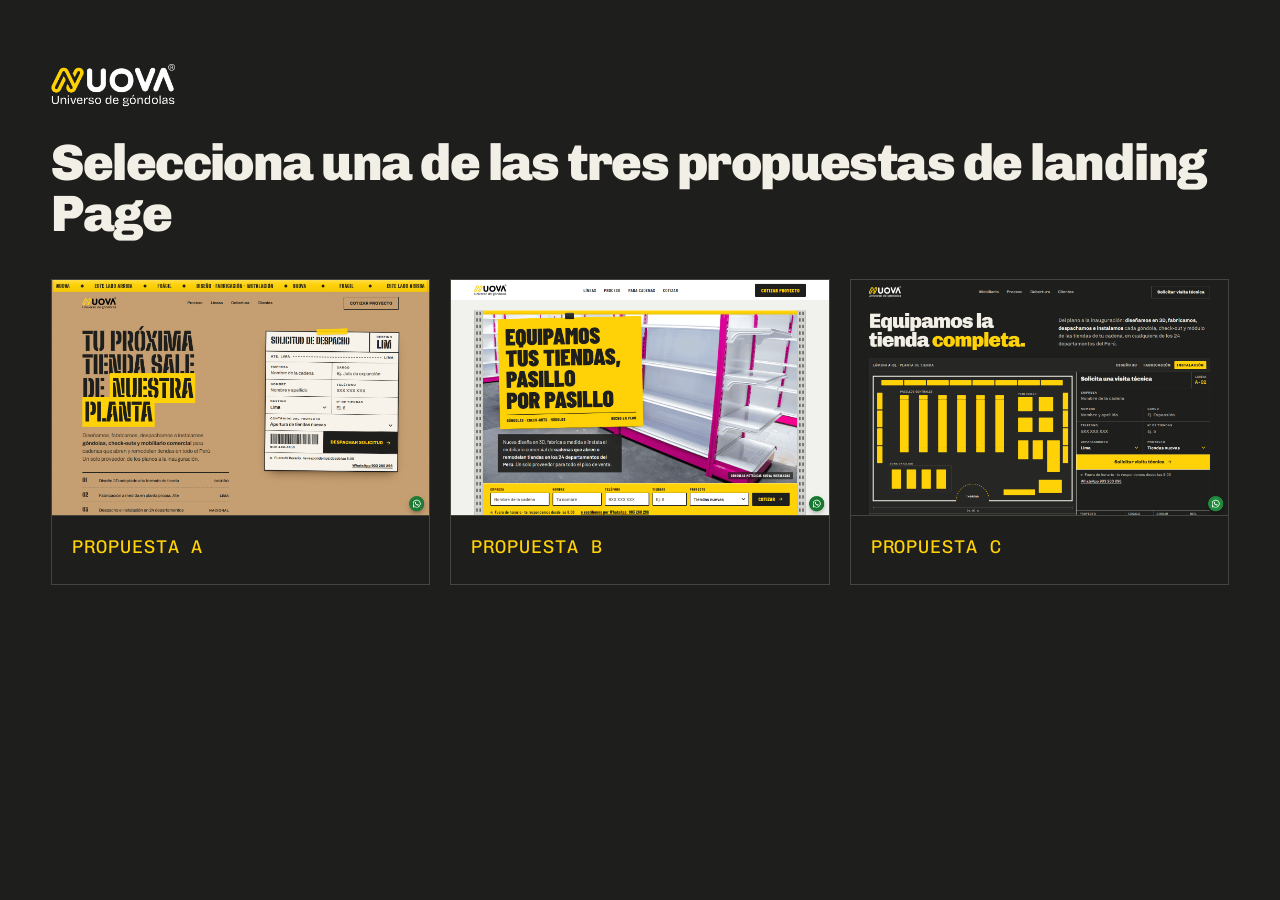
<file: index.html>
﻿<!doctype html>
<html lang="es-PE">
  <head>
    <meta charset="utf-8" />
    <meta name="viewport" content="width=device-width, initial-scale=1" />
    <title>Nuova · Propuestas de landing</title>
    <meta name="robots" content="noindex" />
    <link rel="icon" href="assets/img/cropped-icono-nuova-2-192x192.png" />
    <link rel="stylesheet" href="assets/fonts/fonts.css" />
    <style>
      :root {
        --ink: #1e1e1c;
        --y: #ffd207;
        --paper: #f2efe6;
        --mute: #b9b5a9;
        --line: #45443f;
      }
      * {
        box-sizing: border-box;
        margin: 0;
      }
      body {
        font-family: "Chivo", system-ui, sans-serif;
        background: var(--ink);
        color: var(--paper);
        line-height: 1.5;
        padding: clamp(24px, 5vw, 64px) clamp(16px, 4vw, 56px);
      }
      ::selection {
        background: var(--y);
        color: var(--ink);
      }
      :focus-visible {
        outline: 2px solid var(--y);
        outline-offset: 4px;
      }
      header {
        display: flex;
        justify-content: space-between;
        align-items: end;
        gap: 24px;
        flex-wrap: wrap;
        max-width: 1320px;
        margin: 0 auto 40px;
      }
      header img {
        height: 44px;
        width: auto;
      }
      h1 {
        font-weight: 900;
        font-size: clamp(2rem, 4vw, 3.2rem);
        letter-spacing: -0.03em;
        line-height: 1;
      }
      header p {
        color: var(--mute);
        max-width: 52ch;
      }
      ol {
        list-style: none;
        padding: 0;
        display: grid;
        grid-template-columns: repeat(3, minmax(0, 1fr));
        gap: 20px;
        max-width: 1320px;
        margin: 0 auto;
      }
      li a {
        display: block;
        text-decoration: none;
        color: inherit;
        border: 1.5px solid var(--line);
        transition:
          border-color 0.2s,
          transform 0.3s cubic-bezier(0.16, 1, 0.3, 1);
      }
      li a:hover {
        border-color: var(--y);
        transform: translateY(-4px);
      }
      li img {
        width: 100%;
        aspect-ratio: 16/10;
        object-fit: cover;
        object-position: top;
        display: block;
        border-bottom: 1.5px solid var(--line);
      }
      .t {
        padding: 18px 20px 22px;
      }
      .t b {
        display: block;
        font-size: 24px;
        font-weight: 900;
        letter-spacing: -0.02em;
      }
      .t span {
        display: block;
        color: var(--mute);
        margin-top: 6px;
        font-size: 15.5px;
      }
      .t em {
        font-style: normal;
        font-family: "Chivo Mono", monospace;
        font-size: 18.5px;
        color: var(--y);
        letter-spacing: 0.05em;
        text-transform: uppercase;
      }
      @media (max-width: 900px) {
        ol {
          grid-template-columns: 1fr;
        }
      }
    </style>
  </head>
  <body>
    <header>
      <div>
        <img
          src="assets/img/logo-nuova-light-1.png"
          alt="Nuova"
          width="900"
          height="300"
        />
        <h1 style="margin-top: 22px">Selecciona una de las tres propuestas de landing Page</h1>
      </div>
      <!-- <p>Una misma landing para cadenas retail, en tres direcciones visuales. Ábrelas, compáralas y elige una para afinarla.</p> -->
    </header>
    <ol>
      <li>
        <a href="propuesta-a-despacho.html"
          ><img
            src="assets/previews/a.png"
            alt="Vista previa de la propuesta Despacho"
          />
          <div class="t">
            <em>Propuesta A</em>
            <!-- <b>Despacho</b
            ><span
              >Cartón kraft, cinta de embalaje y etiquetas de envío. La tienda
              sale de la planta hacia 24 departamentos y el formulario es la
              etiqueta de despacho.</span
            > -->
          </div>
          </a>
      </li>
      <li>
        <a href="propuesta-b-cenefa.html"
          ><img
            src="assets/previews/b.png"
            alt="Vista previa de la propuesta Cenefa"
          />
          <div class="t">
            <em>Propuesta B</em>
            <!-- <b>Cenefa</b
            ><span
              >La página es una góndola: parantes perforados, cenefas amarillas
              y habladores colgantes. Es el idioma diario del comprador
              retail.</span
            > -->
          </div>
          </a>
      </li>
      <li>
        <a href="propuesta-c-plano.html"
          ><img
            src="assets/previews/c.png"
            alt="Vista previa de la propuesta Plano"
          />
          <div class="t">
            <em>Propuesta C</em>
            <!-- <b>Plano</b><span>Plano de tienda interactivo sobre negro #1E1E1C: los muebles se
              equipan fase por fase, de diseño 3D a instalación.</span> -->
          </div>
          </a>
      </li>
    </ol>
  </body>
</html>
</file>
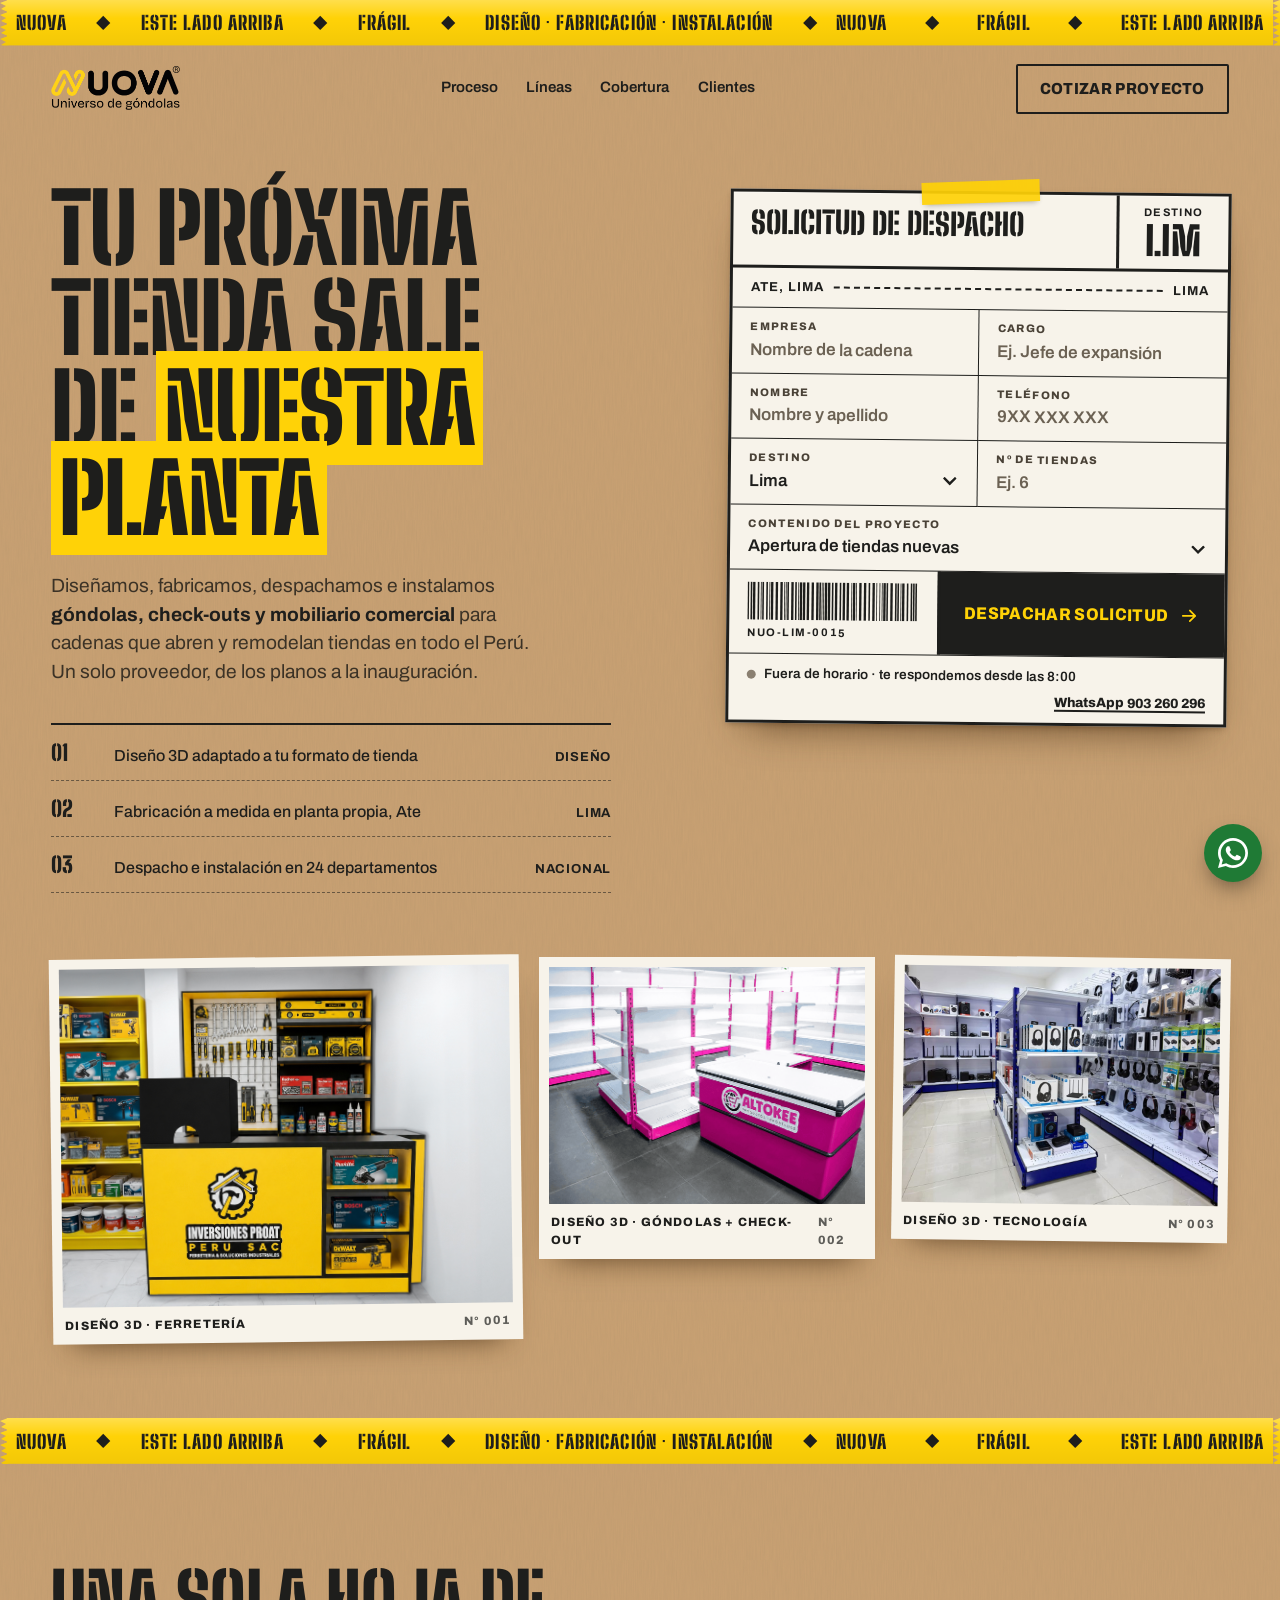
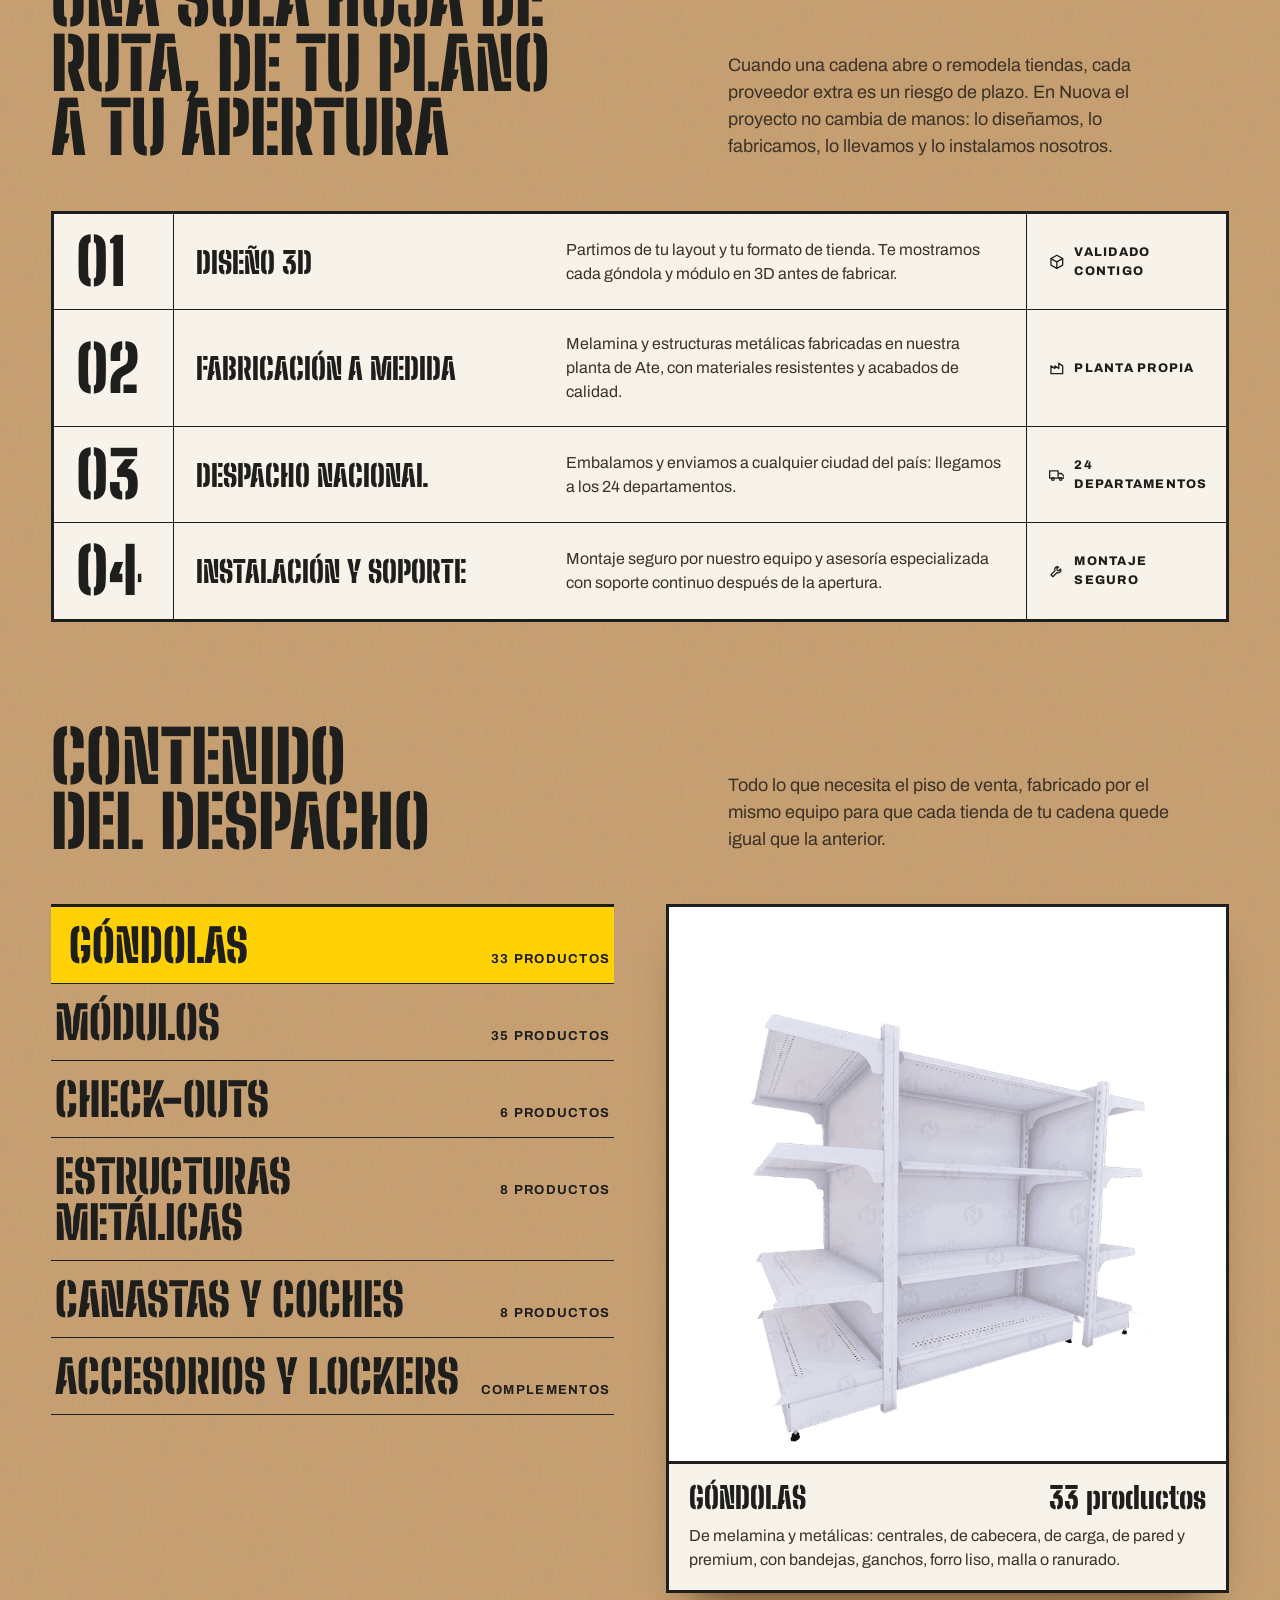
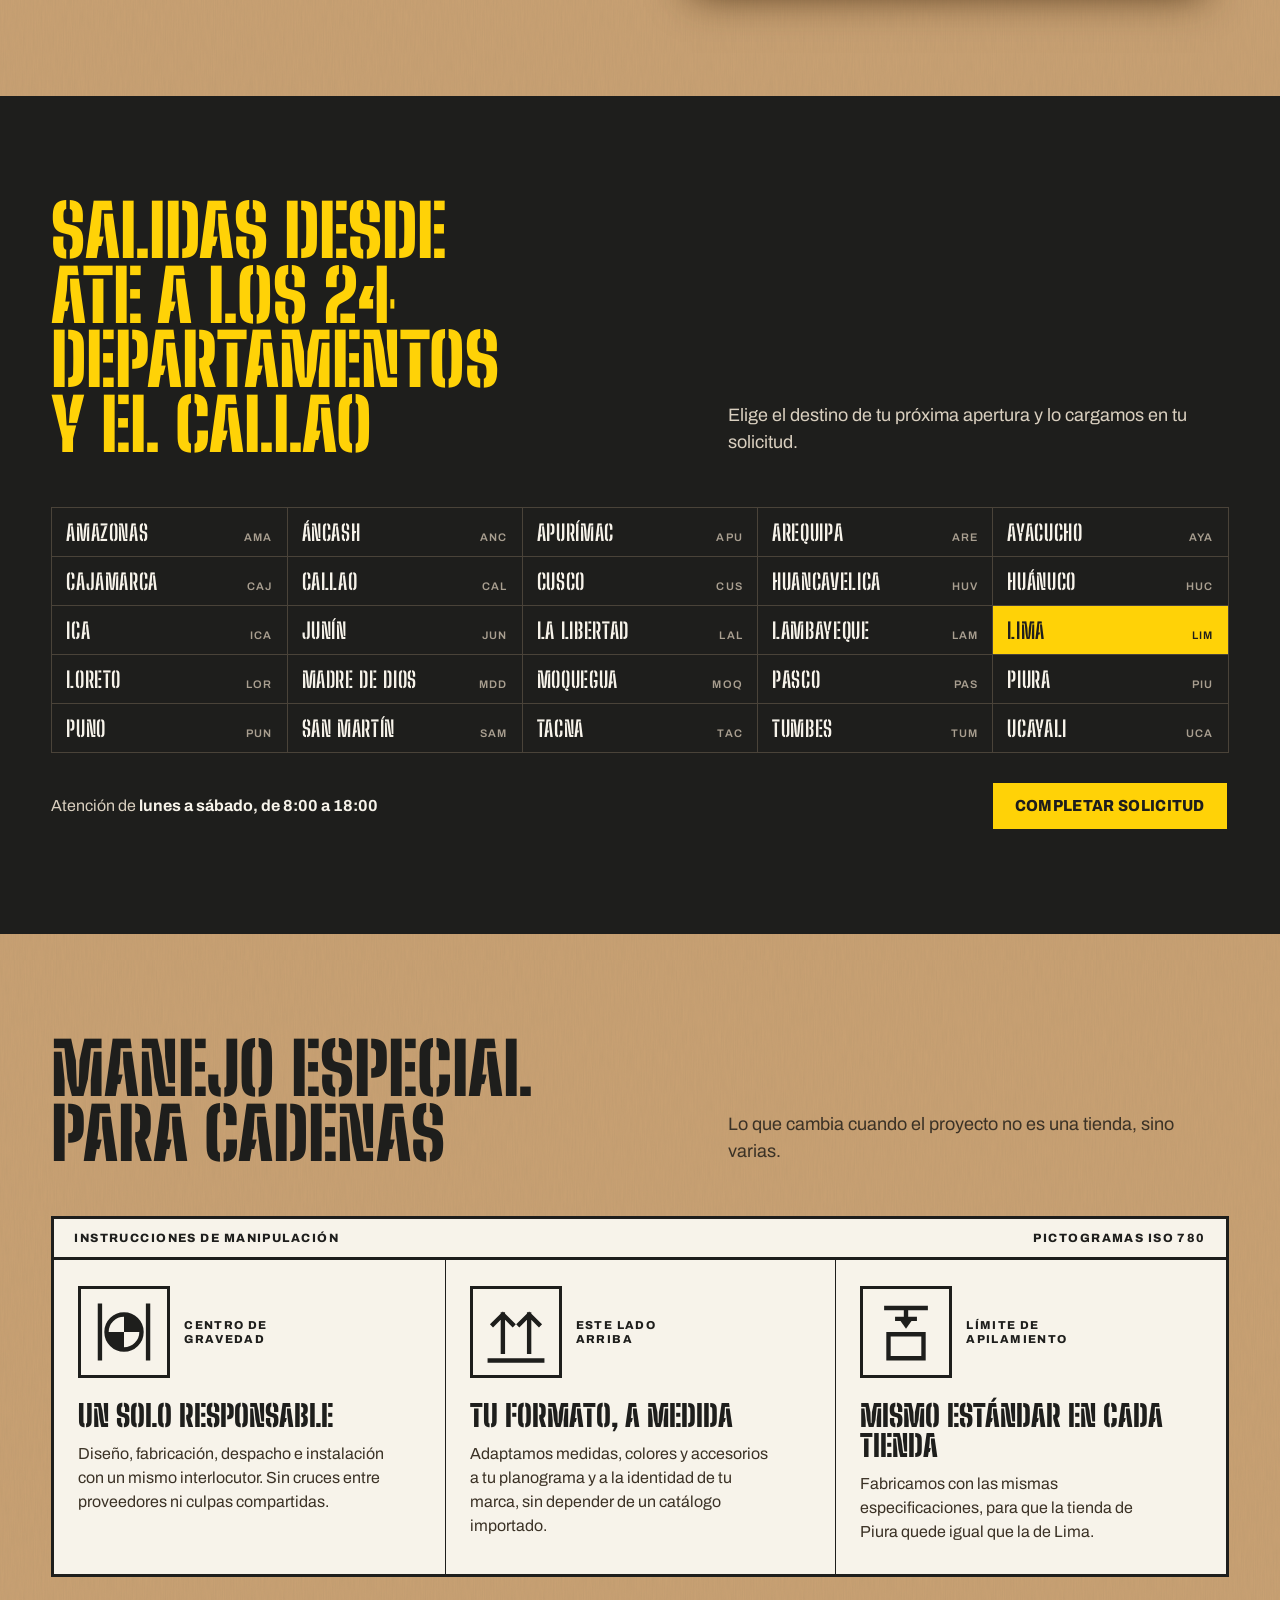
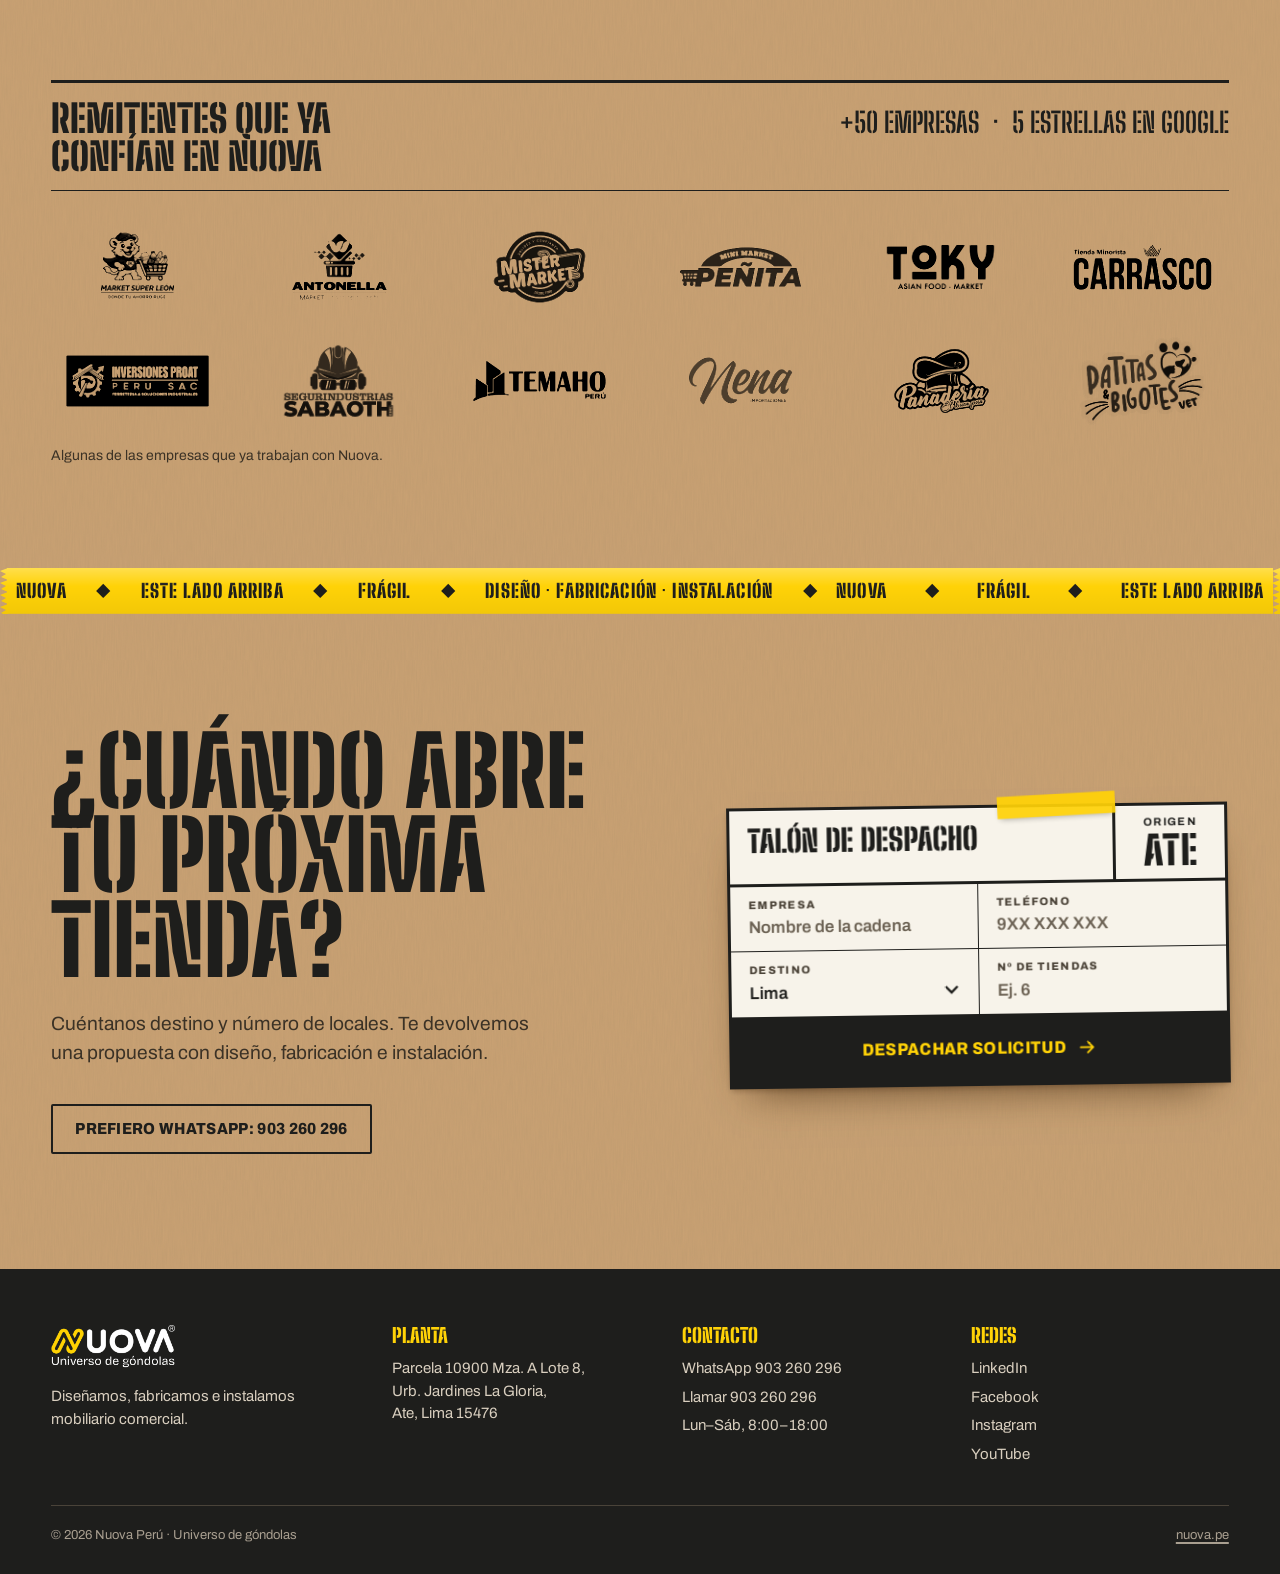
<file: propuesta-a-despacho.html>
<!doctype html>
<html lang="es-PE">
<head>
<meta charset="utf-8">
<meta name="viewport" content="width=device-width, initial-scale=1">
<title>Nuova · Implementación de tiendas para cadenas retail</title>
<meta name="description" content="Nuova diseña, fabrica, despacha e instala góndolas, check-outs y mobiliario comercial para cadenas retail en los 24 departamentos del Perú.">
<link rel="icon" href="assets/img/cropped-icono-nuova-2-192x192.png">
<link rel="stylesheet" href="assets/fonts/fonts.css">
<style>
:root{
  --kraft:#c9a173;
  --kraft-hi:#d6b286;
  --kraft-lo:#b88d5e;
  --ink:#1e1e1c;
  --ink-2:#3b3226;
  --tape:#ffd207;
  --label:#f7f3ea;
  --label-line:#1e1e1c;
  --err:#a3160b;
  --stencil:'Big Shoulders Stencil Display',Arial Narrow,sans-serif;
  --sans:'Archivo',system-ui,sans-serif;
  --gut:clamp(16px,4vw,56px);
  --max:1320px;
}
*{box-sizing:border-box;margin:0}
html{scroll-behavior:smooth;scrollbar-color:var(--ink) var(--kraft-lo);accent-color:var(--ink)}
body{
  font-family:var(--sans);font-stretch:100%;color:var(--ink);line-height:1.5;
  background-color:var(--kraft);
  background-image:url("data:image/svg+xml,%3Csvg xmlns='http://www.w3.org/2000/svg' width='260' height='260'%3E%3Cfilter id='f'%3E%3CfeTurbulence type='fractalNoise' baseFrequency='.9 .045' numOctaves='3' seed='7'/%3E%3CfeColorMatrix values='0 0 0 0 .36 0 0 0 0 .25 0 0 0 0 .13 0 0 0 .2 0'/%3E%3C/filter%3E%3Crect width='100%25' height='100%25' filter='url(%23f)'/%3E%3C/svg%3E");
  caret-color:var(--ink);
  -webkit-font-smoothing:antialiased;
}
::selection{background:var(--ink);color:var(--tape)}
::-webkit-scrollbar{width:12px}
::-webkit-scrollbar-track{background:var(--kraft-lo)}
::-webkit-scrollbar-thumb{background:var(--ink);border:3px solid var(--kraft-lo)}
:focus-visible{outline:3px solid var(--ink);outline-offset:3px}
a{color:inherit;text-underline-offset:.2em;text-decoration-thickness:2px}
img{display:block;max-width:100%}
.wrap{max-width:var(--max);margin:0 auto;padding:0 var(--gut)}
.sr{position:absolute;width:1px;height:1px;overflow:hidden;clip:rect(0 0 0 0);white-space:nowrap}
svg.ico{width:1.25em;height:1.25em;flex:none;stroke:currentColor;fill:none;stroke-width:2;stroke-linecap:round;stroke-linejoin:round}

/* ---------- cinta ---------- */
.tape{
  position:relative;display:flex;justify-content:space-between;width:100%;margin:0 auto;padding:.7em 16px;background:var(--tape);color:var(--ink);overflow:hidden;
  font-family:var(--stencil);font-weight:900;text-transform:uppercase;letter-spacing:.06em;
  font-size:clamp(15px,1.5vw,19px);line-height:1;white-space:nowrap;
  --torn:url("data:image/svg+xml,%3Csvg xmlns='http://www.w3.org/2000/svg' width='8' height='12'%3E%3Cpath d='M8 0L0 3 6 6 1 9 8 12z'/%3E%3C/svg%3E");
  -webkit-mask:var(--torn) left top/8px 12px repeat-y,linear-gradient(#000,#000) center/calc(100% - 14px) 100% no-repeat,var(--torn) right top/8px 12px repeat-y;
  mask:var(--torn) left top/8px 12px repeat-y,linear-gradient(#000,#000) center/calc(100% - 14px) 100% no-repeat,var(--torn) right top/8px 12px repeat-y;
  box-shadow:0 2px 0 rgba(0,0,0,.06),0 6px 14px -8px rgba(60,35,10,.55);
}
.tape::before{content:"";position:absolute;inset:0 auto 0 0;width:100%;pointer-events:none;
  background:linear-gradient(180deg,rgba(255,255,255,.28),transparent 40%,rgba(0,0,0,.05))}
.tape span{display:inline-flex;flex:1 1 auto;justify-content:space-between;align-items:center;gap:1.1em;padding-right:1.1em}
.tape span:last-child{padding-right:0}
.tape span:last-child i:last-child{display:none}
.tape span i{width:.55em;height:.55em;background:var(--ink);display:inline-block;transform:rotate(45deg)}
.tape--pull{animation:pull 1.1s cubic-bezier(.16,1,.3,1) .15s both}
@keyframes pull{from{clip-path:inset(0 100% 0 0)}to{clip-path:inset(0 0 0 0)}}

/* ---------- header ---------- */
.top{display:flex;align-items:center;justify-content:space-between;gap:24px;padding:18px 0}
.top__logo img{height:46px;width:auto}
.top nav{display:flex;gap:clamp(14px,2.2vw,32px);font-weight:600;font-size:15px}
.top nav a{text-decoration:none;padding:6px 0;border-bottom:2px solid transparent}
.top nav a:hover{border-color:var(--ink)}
.btn{
  display:inline-flex;align-items:center;justify-content:center;gap:.6em;cursor:pointer;
  font:800 16px/1 var(--sans);font-stretch:90%;letter-spacing:.02em;text-transform:uppercase;text-decoration:none;
  padding:15px 22px;border:2px solid var(--ink);border-radius:2px;background:var(--ink);color:var(--tape);
  transition:transform .2s cubic-bezier(.16,1,.3,1),box-shadow .2s,background .2s,color .2s;
}
.btn:hover{transform:translateY(-2px);box-shadow:0 8px 16px -8px rgba(30,30,28,.7)}
.btn:active{transform:none;box-shadow:none}
.btn:disabled{opacity:.6;cursor:progress;transform:none}
.btn--ghost{background:transparent;color:var(--ink)}
.btn--ghost:hover{background:var(--ink);color:var(--tape)}
.btn--wa{background:var(--tape);color:var(--ink)}

/* ---------- hero ---------- */
.hero{display:grid;grid-template-columns:minmax(0,1.25fr) minmax(0,1fr);gap:clamp(28px,4vw,64px);align-items:start;padding:clamp(28px,4vw,56px) 0 clamp(40px,5vw,72px)}
.hero h1{
  font-family:var(--stencil);font-weight:900;text-transform:uppercase;
  font-size:clamp(3.4rem,8.4vw,6rem);line-height:.94;letter-spacing:-.01em;max-width:11ch;text-wrap:balance;
}
.hero h1 em{font-style:normal;background:var(--tape);padding:0 .08em;box-decoration-break:clone;-webkit-box-decoration-break:clone}
.hero__lead{font-size:clamp(17px,1.5vw,20px);max-width:44ch;margin-top:28px;color:var(--ink-2)}
.hero__lead strong{color:var(--ink)}
.manifest{margin-top:36px;border-top:2px solid var(--ink);max-width:560px}
.manifest li{list-style:none;display:grid;grid-template-columns:3.2em 1fr auto;gap:12px;align-items:baseline;padding:11px 0;border-bottom:1px dashed rgba(30,30,28,.55);font-weight:500}
.manifest{padding:0}
.manifest b{font-family:var(--stencil);font-weight:900;font-size:22px}
.manifest small{font-variant-numeric:tabular-nums;font-weight:700;font-size:13px;letter-spacing:.06em;text-transform:uppercase}

/* ---------- etiqueta / formulario ---------- */
.label{
  position:relative;background:var(--label);border:3px solid var(--label-line);
  box-shadow:0 1px 0 rgba(255,255,255,.4) inset,0 22px 40px -22px rgba(60,35,10,.75),0 3px 6px -2px rgba(60,35,10,.35);
  transform:rotate(.6deg);margin-top:8px;
}
.label::before{ /* cinta que sujeta la etiqueta */
  content:"";position:absolute;top:-13px;left:38%;width:118px;height:22px;transform:rotate(-2.5deg);
  background:var(--tape);opacity:.92;box-shadow:0 3px 6px -3px rgba(0,0,0,.4)}
.label__head{display:grid;grid-template-columns:1fr auto;border-bottom:3px solid var(--label-line)}
.label__head h2{font:900 clamp(26px,2.4vw,34px)/1 var(--stencil);text-transform:uppercase;padding:16px 18px}
.label__code{border-left:3px solid var(--label-line);padding:8px 16px;text-align:center;min-width:112px}
.label__code small{display:block;font-size:11px;font-weight:700;letter-spacing:.12em;text-transform:uppercase}
.label__code output{display:block;font:900 40px/1 var(--stencil);letter-spacing:.02em;font-variant-numeric:tabular-nums}
.label__route{display:flex;align-items:center;gap:10px;padding:10px 18px;border-bottom:1px solid var(--label-line);font-weight:700;font-size:13px;letter-spacing:.08em;text-transform:uppercase}
.label__route .line{flex:1;height:0;border-top:2px dashed var(--ink)}
.label__route output{white-space:nowrap}
.label__grid{display:grid;grid-template-columns:1fr 1fr}
.fld{position:relative;padding:10px 18px 8px;border-bottom:1px solid var(--label-line);min-width:0}
.fld:nth-child(odd):not(.fld--full){border-right:1px solid var(--label-line)}
.fld--full{grid-column:1/-1}
.fld label{display:block;font-size:11px;font-weight:800;letter-spacing:.12em;text-transform:uppercase;color:#4a4237}
.fld input,.fld select{
  width:100%;border:0;background:transparent;font:600 17px/1.3 var(--sans);color:var(--ink);padding:4px 0 2px;
  border-bottom:2px solid transparent;border-radius:0;appearance:none;-webkit-appearance:none;
}
.fld select{background:url("data:image/svg+xml,%3Csvg xmlns='http://www.w3.org/2000/svg' width='14' height='9'%3E%3Cpath d='M1 1l6 6 6-6' fill='none' stroke='%231e1e1c' stroke-width='2.4'/%3E%3C/svg%3E") right 2px center no-repeat;padding-right:22px;cursor:pointer}
.fld input::placeholder{color:#6b6153}
.fld input:focus,.fld select:focus{outline:none;border-bottom-color:var(--ink)}
.fld:focus-within{background:#fff8d6}
.fld [aria-invalid=true]{border-bottom-color:var(--err)}
.fld [data-error]{display:block;font-size:12.5px;font-weight:600;color:var(--err);min-height:0}
.fld [data-error]:empty{display:none}
.label__foot{display:grid;grid-template-columns:1fr auto;align-items:stretch}
.label__foot .bars{padding:12px 18px;display:flex;flex-direction:column;justify-content:center;gap:4px}
.label__foot .bars svg{height:38px;width:100%;max-width:220px}
.label__foot .bars small{font-size:11px;font-weight:700;letter-spacing:.14em;font-variant-numeric:tabular-nums}
.label__foot .btn{border:0;border-left:3px solid var(--label-line);border-radius:0;font-size:17px;padding:0 24px;min-height:72px}
.label__note{display:flex;flex-wrap:wrap;gap:6px 8px;align-items:center;padding:10px 18px;border-top:1px solid var(--label-line);font-size:13.5px;font-weight:600}
.label__note a{font-weight:800}
.pulse{width:9px;height:9px;border-radius:50%;background:#1f7a35;flex:none}
body.is-off .pulse{background:#8a7f70;animation:none}
.ok{padding:16px 18px;border-top:3px solid var(--ink);background:var(--tape);font-weight:700}
.ok:focus{outline:none}

/* ---------- fotos ---------- */
.shots{display:grid;align-items:start;grid-template-columns:1.4fr 1fr 1fr;gap:clamp(10px,1.4vw,18px);padding-bottom:clamp(48px,6vw,88px)}
.shot{position:relative;background:var(--label);padding:10px 10px 0;box-shadow:0 18px 30px -20px rgba(60,35,10,.8)}
.shot:nth-child(1){transform:rotate(-.7deg)}
.shot:nth-child(3){transform:rotate(.8deg)}
.shot img{width:100%;aspect-ratio:4/3;object-fit:cover}
.shot figcaption{display:flex;justify-content:space-between;gap:8px;font-size:12px;font-weight:800;letter-spacing:.1em;text-transform:uppercase;padding:9px 2px 10px}
.shot figcaption span:last-child{font-variant-numeric:tabular-nums;opacity:.7}

/* ---------- secciones ---------- */
.sec{padding:clamp(64px,8vw,120px) 0}
.sec h2{font:900 clamp(2.6rem,5.6vw,4.6rem)/.9 var(--stencil);text-transform:uppercase;max-width:16ch;text-wrap:balance}
.sec__intro{display:grid;grid-template-columns:minmax(0,1fr) minmax(0,.8fr);gap:clamp(24px,4vw,64px);align-items:end;margin-bottom:clamp(36px,4vw,56px)}
.sec__intro p{font-size:18px;max-width:46ch;color:var(--ink-2)}

/* cadena: hoja de ruta */
.chain{border:3px solid var(--ink);background:var(--label)}
.chain__row{display:grid;grid-template-columns:120px minmax(0,1fr) minmax(0,1.3fr) 200px;align-items:stretch;border-bottom:1px solid var(--ink)}
.chain__row:last-child{border-bottom:0}
.chain__row>*{padding:22px 22px}
.chain__n{font:900 64px/.8 var(--stencil);border-right:1px solid var(--ink);display:flex;align-items:center;font-variant-numeric:tabular-nums}
.chain__row h3{font:900 30px/1 var(--stencil);text-transform:uppercase;align-self:center}
.chain__row p{color:var(--ink-2);align-self:center}
.chain__tag{border-left:1px solid var(--ink);display:flex;align-items:center;gap:10px;font-size:12.5px;font-weight:800;letter-spacing:.1em;text-transform:uppercase}
.chain__row:hover{background:#fff8d6}
.chain__row:hover .chain__n{background:var(--tape)}

/* contenido / líneas */
.lines{display:grid;grid-template-columns:minmax(0,1fr) minmax(0,1fr);gap:clamp(24px,4vw,56px);align-items:start}
.lines ul{padding:0;border-top:3px solid var(--ink)}
.lines li{list-style:none;border-bottom:1px solid var(--ink)}
.lines button{
  all:unset;box-sizing:border-box;cursor:pointer;width:100%;display:grid;grid-template-columns:1fr auto;align-items:baseline;gap:16px;padding:16px 4px 14px;
  font:900 clamp(30px,3.6vw,46px)/1 var(--stencil);text-transform:uppercase;transition:padding .35s cubic-bezier(.16,1,.3,1),background .2s;
}
.lines button small{font:700 13px/1 var(--sans);letter-spacing:.1em;font-variant-numeric:tabular-nums}
.lines button:hover,.lines button[aria-selected=true]{padding-left:18px;background:var(--tape)}
.lines button:focus-visible{outline:3px solid var(--ink);outline-offset:-3px}
.crate{position:sticky;top:24px;background:var(--label);border:3px solid var(--ink);box-shadow:0 26px 40px -26px rgba(60,35,10,.9)}
.crate__img{background:#fff;aspect-ratio:1/1;display:grid;place-items:center;overflow:hidden;border-bottom:3px solid var(--ink)}
.crate__img img{width:100%;height:100%;object-fit:cover;transition:opacity .35s,transform .6s cubic-bezier(.16,1,.3,1)}
.crate__img img.is-fit{object-fit:contain;padding:6%}
.crate__img img.is-swap{opacity:0;transform:scale(.98)}
.crate__body{display:grid;grid-template-columns:1fr auto;gap:12px 20px;padding:18px 20px}
.crate__body h3{font:900 30px/1 var(--stencil);text-transform:uppercase}
.crate__body p{grid-column:1/-1;color:var(--ink-2)}
.crate__body .cnt{font:900 30px/1 var(--stencil);font-variant-numeric:tabular-nums}

/* rutas */
.routes{background:var(--ink);color:var(--label)}
.routes h2{color:var(--tape)}
.routes .sec__intro p{color:#d9cfbf}
.board{display:grid;grid-template-columns:repeat(5,minmax(0,1fr));border-top:1px solid #4a4339;border-left:1px solid #4a4339}
.board button{
  all:unset;box-sizing:border-box;cursor:pointer;display:flex;justify-content:space-between;align-items:baseline;gap:8px;padding:14px 14px 12px;
  border-right:1px solid #4a4339;border-bottom:1px solid #4a4339;font:700 22px/1 var(--stencil);text-transform:uppercase;letter-spacing:.03em;
  transition:background .2s,color .2s;
}
.board button small{font:600 11px/1 var(--sans);letter-spacing:.12em;color:#a99f90;font-variant-numeric:tabular-nums}
.board button:hover,.board button:focus-visible{background:var(--tape);color:var(--ink);outline:none}
.board button:hover small,.board button:focus-visible small{color:var(--ink)}
.board button[aria-pressed=true]{background:var(--tape);color:var(--ink)}
.board button[aria-pressed=true] small{color:var(--ink)}
.routes__foot{display:flex;flex-wrap:wrap;gap:16px 40px;justify-content:space-between;align-items:center;margin-top:28px;color:#d9cfbf}
.routes__foot strong{color:var(--label)}

/* instrucciones: marcas de manipulación */
.marks{display:grid;grid-template-columns:repeat(3,minmax(0,1fr));border:3px solid var(--ink);background:var(--label)}
.marks__bar{grid-column:1/-1;display:flex;justify-content:space-between;gap:12px;padding:10px 20px;border-bottom:3px solid var(--ink);font-size:12px;font-weight:800;letter-spacing:.12em;text-transform:uppercase}
.mark{padding:26px 24px 30px;border-left:1px solid var(--ink)}
.mark:nth-child(2){border-left:0}
.mark__sym{display:flex;align-items:center;gap:14px;margin-bottom:22px}
.mark svg{width:92px;height:92px;flex:none;border:3px solid var(--ink);padding:8px;stroke:var(--ink);fill:none;stroke-width:4;stroke-linecap:square;stroke-linejoin:miter}
.mark svg .f{fill:var(--ink);stroke:none}
.mark__sym small{font-size:11.5px;font-weight:800;letter-spacing:.12em;text-transform:uppercase;line-height:1.3}
.mark h3{font:900 30px/1 var(--stencil);text-transform:uppercase;margin-bottom:12px}
.mark p{color:var(--ink-2);max-width:34ch}

/* prueba */
.senders{display:flex;flex-wrap:wrap;justify-content:space-between;align-items:baseline;gap:12px 32px;border-top:3px solid var(--ink);border-bottom:1px solid var(--ink);padding:16px 0 14px;margin-bottom:28px}
.senders h2{font:900 clamp(28px,3vw,40px)/1 var(--stencil);text-transform:uppercase}
.senders p{display:flex;gap:14px;font:900 clamp(22px,2.2vw,28px)/1 var(--stencil);text-transform:uppercase}
.logos{display:grid;grid-template-columns:repeat(6,minmax(0,1fr));gap:18px 28px;align-items:center}
.logos img{width:100%;height:auto;aspect-ratio:9/5;object-fit:contain;filter:grayscale(1) contrast(1.8);mix-blend-mode:multiply}
.logos img.is-faint{filter:url(#ink)}
.logos__note{display:block;margin-top:16px;font-size:14px;color:var(--ink-2)}

/* cierre */
.close{padding:clamp(72px,9vw,136px) 0;text-align:left}
.close__grid{display:grid;grid-template-columns:minmax(0,1.1fr) minmax(0,.9fr);gap:clamp(28px,5vw,80px);align-items:center}
.label--stub{transform:rotate(-.8deg)}
.label--stub::before{left:auto;right:22%}
.label__btn{width:100%;border:0;border-radius:0;min-height:68px;font-size:17px}
.close__grid>div:first-child h2{font:900 clamp(3.2rem,8vw,6rem)/.88 var(--stencil);text-transform:uppercase;max-width:13ch;text-wrap:balance}
.close__row{display:flex;flex-wrap:wrap;gap:14px;margin-top:36px}
footer{background:var(--ink);color:#d9cfbf;padding:56px 0 28px;font-size:15px}
.foot{display:grid;grid-template-columns:1.2fr 1fr 1fr 1fr;gap:32px}
.foot img{height:44px;width:auto;margin-bottom:16px}
.foot h4{font:900 20px/1 var(--stencil);text-transform:uppercase;color:var(--tape);margin-bottom:12px}
.foot ul{padding:0;list-style:none;display:grid;gap:6px}
.foot a{text-decoration:none}
.foot a:hover{color:var(--tape);text-decoration:underline}
.legal{border-top:1px solid #4a4339;margin-top:40px;padding-top:20px;display:flex;justify-content:space-between;flex-wrap:wrap;gap:12px;font-size:13px;color:#a99f90}

.fab{position:fixed;right:18px;bottom:18px;z-index:20;width:58px;height:58px;border-radius:50%;background:#1f7a35;color:#fff;display:grid;place-items:center;box-shadow:0 10px 24px -8px rgba(0,0,0,.6);transition:transform .2s}
.fab:hover{transform:scale(1.06)}
.fab svg{width:30px;height:30px;fill:currentColor}

@media (max-width:1080px){
  .hero{grid-template-columns:1fr}
  .label{max-width:640px;transform:none}
  .chain__row{grid-template-columns:90px minmax(0,1fr) minmax(0,1.4fr)}
  .chain__tag{display:none}
  .board{grid-template-columns:repeat(4,minmax(0,1fr))}
  .foot{grid-template-columns:1fr 1fr}
}
@media (max-width:760px){
  .top nav{display:none}
  .top__logo img{height:38px}
  .top .btn{padding:12px 14px;font-size:14px}
  .shots{grid-template-columns:1fr 1fr}
  .shot:first-child{grid-column:1/-1}
  .sec__intro,.lines,.close__grid{grid-template-columns:1fr}
  .crate{position:relative;top:0}
  .chain__row{grid-template-columns:64px minmax(0,1fr)}
  .chain__row>*{padding:16px}
  .chain__n{font-size:44px;grid-row:span 2}
  .chain__row h3{font-size:26px}
  .chain__row p{grid-column:2;padding-top:0}
  .board{grid-template-columns:repeat(2,minmax(0,1fr))}
  .board button{font-size:18px;padding:13px 10px 11px}
  .marks{grid-template-columns:1fr}
  .mark{border-left:0;border-top:1px solid var(--ink)}
  .mark:nth-child(2){border-top:0}
  .logos{grid-template-columns:repeat(3,minmax(0,1fr))}
  .foot{grid-template-columns:1fr}
}
@media (max-width:440px){
  .label__grid{grid-template-columns:1fr}
  .fld:nth-child(odd):not(.fld--full){border-right:0}
  .label__foot{grid-template-columns:1fr}
  .label__foot .btn{border-left:0;border-top:3px solid var(--ink);min-height:60px}
  .label__foot .bars{display:none}
}
@media (prefers-reduced-motion:reduce){*,*::before,*::after{animation:none!important;transition:none!important}html{scroll-behavior:auto}}
</style>
</head>
<body>

<svg width="0" height="0" style="position:absolute" aria-hidden="true" focusable="false"><filter id="ink" color-interpolation-filters="sRGB"><feColorMatrix type="saturate" values="0"/><feComponentTransfer><feFuncR type="gamma" exponent="2.8"/><feFuncG type="gamma" exponent="2.8"/><feFuncB type="gamma" exponent="2.8"/></feComponentTransfer></filter></svg>
<div class="tape tape--pull" aria-hidden="true"><span id="tapeTxt"></span></div>

<div class="wrap">
  <header class="top">
    <a class="top__logo" href="#" aria-label="Nuova, inicio"><img src="nuova-logo-black.png" alt="Nuova · Universo de góndolas" width="2041" height="729"></a>
    <nav aria-label="Secciones">
      <a href="#proceso">Proceso</a>
      <a href="#lineas">Líneas</a>
      <a href="#rutas">Cobertura</a>
      <a href="#confian">Clientes</a>
    </nav>
    <a class="btn btn--ghost" href="#solicitud">Cotizar proyecto</a>
  </header>

  <main>
  <section class="hero" aria-labelledby="h1">
    <div>
      <h1 id="h1">Tu próxima tienda sale de <em>nuestra planta</em></h1>
      <p class="hero__lead">Diseñamos, fabricamos, despachamos e instalamos <strong>góndolas, check-outs y mobiliario comercial</strong> para cadenas que abren y remodelan tiendas en todo el Perú. Un solo proveedor, de los planos a la inauguración.</p>
      <ol class="manifest" aria-label="Qué incluye cada despacho">
        <li><b>01</b><span>Diseño 3D adaptado a tu formato de tienda</span><small>Diseño</small></li>
        <li><b>02</b><span>Fabricación a medida en planta propia, Ate</span><small>Lima</small></li>
        <li><b>03</b><span>Despacho e instalación en 24 departamentos</span><small>Nacional</small></li>
      </ol>
    </div>

    <form class="label" id="solicitud" data-lead aria-labelledby="lblTitle">
      <div class="label__head">
        <h2 id="lblTitle">Solicitud de despacho</h2>
        <div class="label__code"><small>Destino</small><output id="destCode" aria-live="polite">LIM</output></div>
      </div>
      <div class="label__route" aria-hidden="true">
        <span>Ate, Lima</span><span class="line"></span><output id="destRoute">Lima</output>
      </div>
      <div class="label__grid">
        <div class="fld" data-campo><label for="f-empresa">Empresa</label><input id="f-empresa" name="empresa" required autocomplete="organization" placeholder="Nombre de la cadena"><span data-error aria-live="polite"></span></div>
        <div class="fld" data-campo><label for="f-cargo">Cargo</label><input id="f-cargo" name="cargo" required autocomplete="organization-title" placeholder="Ej. Jefe de expansión"><span data-error aria-live="polite"></span></div>
        <div class="fld" data-campo><label for="f-nombre">Nombre</label><input id="f-nombre" name="nombre" required autocomplete="name" placeholder="Nombre y apellido"><span data-error aria-live="polite"></span></div>
        <div class="fld" data-campo><label for="f-tel">Teléfono</label><input id="f-tel" name="telefono" type="tel" required autocomplete="tel-national" inputmode="tel" placeholder="9XX XXX XXX"><span data-error aria-live="polite"></span></div>
        <div class="fld" data-campo><label for="f-dep">Destino</label><select id="f-dep" name="departamento" data-departamentos></select></div>
        <div class="fld" data-campo><label for="f-tiendas">Nº de tiendas</label><input id="f-tiendas" name="tiendas" type="number" min="1" inputmode="numeric" required placeholder="Ej. 6"><span data-error aria-live="polite"></span></div>
        <div class="fld fld--full" data-campo><label for="f-proy">Contenido del proyecto</label>
          <select id="f-proy" name="proyecto">
            <option>Apertura de tiendas nuevas</option>
            <option>Remodelación de tiendas existentes</option>
            <option>Roll-out de un formato en varias tiendas</option>
            <option>Exhibición especial o de temporada</option>
            <option>Check-outs y zona de cajas</option>
            <option>Otro proyecto</option>
          </select></div>
      </div>
      <div class="label__foot">
        <div class="bars" aria-hidden="true"><svg id="barcode" viewBox="0 0 220 38" preserveAspectRatio="none"></svg><small id="barTxt">NUO-LIM-0000</small></div>
        <button class="btn" type="submit">Despachar solicitud
          <svg class="ico" viewBox="0 0 24 24" aria-hidden="true"><path d="M5 12h14M13 6l6 6-6 6"/></svg></button>
      </div>
      <div class="label__note"><span style="display:inline-flex;align-items:center;gap:8px"><span class="pulse" aria-hidden="true"></span><span data-estado>Asesor en línea</span></span><a href="https://wa.me/51903260296" target="_blank" rel="noopener" style="white-space:nowrap;margin-left:auto">WhatsApp 903 260 296</a></div>
      <p class="ok" data-ok hidden tabindex="-1">Listo. Abrimos WhatsApp con tu solicitud; envíala y un asesor corporativo te contactará en horario de atención.</p>
    </form>
  </section>

  <section class="shots" aria-label="Proyectos Nuova en diseño 3D">
    <figure class="shot"><img src="assets/img/prueba-imagen-banner.jpg" alt="Ferretería equipada con estanterías amarillas, panel de herramientas y mostrador de atención" style="object-position:100% 50%" loading="lazy"><figcaption><span>Diseño 3D · ferretería</span><span>N° 001</span></figcaption></figure>
    <figure class="shot"><img src="assets/img/soluciones-impulsan-3.png" alt="Góndolas metálicas centrales y de pared con check-out de color fucsia" loading="lazy"><figcaption><span>Diseño 3D · góndolas + check-out</span><span>N° 002</span></figcaption></figure>
    <figure class="shot"><img src="assets/img/banner-2.jpg" alt="Tienda de tecnología con góndolas metálicas azules y paneles de exhibición" style="object-position:100% 50%" loading="lazy"><figcaption><span>Diseño 3D · tecnología</span><span>N° 003</span></figcaption></figure>
  </section>
  </main>
</div>

<div class="tape" aria-hidden="true"><span class="tapeRep"></span></div>

<section class="sec" id="proceso" aria-labelledby="h-proceso">
  <div class="wrap">
    <div class="sec__intro">
      <h2 id="h-proceso">Una sola hoja de ruta, de tu plano a tu apertura</h2>
      <p>Cuando una cadena abre o remodela tiendas, cada proveedor extra es un riesgo de plazo. En Nuova el proyecto no cambia de manos: lo diseñamos, lo fabricamos, lo llevamos y lo instalamos nosotros.</p>
    </div>
    <div class="chain">
      <div class="chain__row"><div class="chain__n">01</div><h3>Diseño 3D</h3><p>Partimos de tu layout y tu formato de tienda. Te mostramos cada góndola y módulo en 3D antes de fabricar.</p><div class="chain__tag"><svg class="ico" viewBox="0 0 24 24"><path d="M12 2l9 5v10l-9 5-9-5V7z"/><path d="M12 22V12M3 7l9 5 9-5"/></svg>Validado contigo</div></div>
      <div class="chain__row"><div class="chain__n">02</div><h3>Fabricación a medida</h3><p>Melamina y estructuras metálicas fabricadas en nuestra planta de Ate, con materiales resistentes y acabados de calidad.</p><div class="chain__tag"><svg class="ico" viewBox="0 0 24 24"><path d="M3 21V9l6 4V9l6 4V5l6 4v12z"/></svg>Planta propia</div></div>
      <div class="chain__row"><div class="chain__n">03</div><h3>Despacho nacional</h3><p>Embalamos y enviamos a cualquier ciudad del país: llegamos a los 24 departamentos.</p><div class="chain__tag"><svg class="ico" viewBox="0 0 24 24"><path d="M1 6h13v11H1zM14 10h5l4 4v3h-9z"/><circle cx="6" cy="18.5" r="2"/><circle cx="18" cy="18.5" r="2"/></svg>24 departamentos</div></div>
      <div class="chain__row"><div class="chain__n">04</div><h3>Instalación y soporte</h3><p>Montaje seguro por nuestro equipo y asesoría especializada con soporte continuo después de la apertura.</p><div class="chain__tag"><svg class="ico" viewBox="0 0 24 24"><path d="M14.7 6.3a4 4 0 0 0-5.4 5.4L3 18l3 3 6.3-6.3a4 4 0 0 0 5.4-5.4l-2.6 2.6-2.4-.6-.6-2.4z"/></svg>Montaje seguro</div></div>
    </div>
  </div>
</section>

<section class="sec" id="lineas" aria-labelledby="h-lineas" style="padding-top:0">
  <div class="wrap">
    <div class="sec__intro">
      <h2 id="h-lineas">Contenido del despacho</h2>
      <p>Todo lo que necesita el piso de venta, fabricado por el mismo equipo para que cada tienda de tu cadena quede igual que la anterior.</p>
    </div>
    <div class="lines">
      <ul role="tablist" aria-label="Líneas de producto" id="lineList"></ul>
      <div class="crate" role="tabpanel" id="linePanel" aria-live="polite">
        <div class="crate__img"><img id="lineImg" class="is-fit" src="assets/img/gondola-metalica-de-central-con-dos-cabeceras-nuova-fabricantes-de-gondolas-estantes.png" alt="Góndolas"></div>
        <div class="crate__body"><h3 id="lineName"></h3><span class="cnt" id="lineCnt"></span><p id="lineDesc"></p></div>
      </div>
    </div>
  </div>
</section>

<section class="sec routes" id="rutas" aria-labelledby="h-rutas">
  <div class="wrap">
    <div class="sec__intro">
      <h2 id="h-rutas">Salidas desde Ate a los 24 departamentos y el Callao</h2>
      <p>Elige el destino de tu próxima apertura y lo cargamos en tu solicitud.</p>
    </div>
    <div class="board" id="board" aria-label="Destinos de despacho"></div>
    <div class="routes__foot"><span>Atención de <strong>lunes a sábado, de 8:00 a 18:00</strong></span><a class="btn btn--wa" href="#solicitud">Completar solicitud</a></div>
  </div>
</section>

<section class="sec" aria-labelledby="h-reglas">
  <div class="wrap">
    <div class="sec__intro">
      <h2 id="h-reglas">Manejo especial para cadenas</h2>
      <p>Lo que cambia cuando el proyecto no es una tienda, sino varias.</p>
    </div>
    <div class="marks">
      <div class="marks__bar"><span>Instrucciones de manipulación</span><span>Pictogramas ISO 780</span></div>
      <div class="mark">
        <div class="mark__sym"><svg viewBox="0 0 64 64" aria-hidden="true"><circle cx="32" cy="32" r="16"/><path class="f" d="M32 16a16 16 0 0 1 16 16H32zM32 48a16 16 0 0 1-16-16h16z"/><path d="M10 8v48M54 8v48"/></svg><small>Centro de<br>gravedad</small></div>
        <h3>Un solo responsable</h3>
        <p>Diseño, fabricación, despacho e instalación con un mismo interlocutor. Sin cruces entre proveedores ni culpas compartidas.</p>
      </div>
      <div class="mark">
        <div class="mark__sym"><svg viewBox="0 0 64 64" aria-hidden="true"><path d="M20 50V16M11 25l9-9 9 9M44 50V16M35 25l9-9 9 9M8 58h48"/></svg><small>Este lado<br>arriba</small></div>
        <h3>Tu formato, a medida</h3>
        <p>Adaptamos medidas, colores y accesorios a tu planograma y a la identidad de tu marca, sin depender de un catálogo importado.</p>
      </div>
      <div class="mark">
        <div class="mark__sym"><svg viewBox="0 0 64 64" aria-hidden="true"><path d="M14 10h36M32 10v10M24 20h16M16 34h32v22H16z"/><path class="f" d="M27 22h10l-5 7z"/></svg><small>Límite de<br>apilamiento</small></div>
        <h3>Mismo estándar en cada tienda</h3>
        <p>Fabricamos con las mismas especificaciones, para que la tienda de Piura quede igual que la de Lima.</p>
      </div>
    </div>
  </div>
</section>

<section class="sec" id="confian" aria-labelledby="h-confian" style="padding-top:0">
  <div class="wrap">
    <div class="senders">
      <h2 id="h-confian">Remitentes que ya confían en Nuova</h2>
      <p><b>+50 empresas</b><span aria-hidden="true">·</span><b>5 estrellas en Google</b></p>
    </div>
    <div class="logos" id="logos"></div>
    <small class="logos__note">Algunas de las empresas que ya trabajan con Nuova.</small>
  </div>
</section>

<div class="tape" aria-hidden="true"><span class="tapeRep"></span></div>

<section class="close" aria-labelledby="h-close">
  <div class="wrap close__grid">
    <div>
      <h2 id="h-close">¿Cuándo abre tu próxima tienda?</h2>
      <p class="hero__lead">Cuéntanos destino y número de locales. Te devolvemos una propuesta con diseño, fabricación e instalación.</p>
      <div class="close__row">
        <a class="btn btn--ghost" href="https://wa.me/51903260296?text=Hola%20Nuova%2C%20quiero%20una%20propuesta%20de%20implementaci%C3%B3n%20para%20mi%20cadena." target="_blank" rel="noopener">Prefiero WhatsApp: 903 260 296</a>
      </div>
    </div>
    <form class="label label--stub" data-lead aria-labelledby="stubTitle">
      <div class="label__head"><h2 id="stubTitle">Talón de despacho</h2><div class="label__code"><small>Origen</small><output>ATE</output></div></div>
      <div class="label__grid">
        <div class="fld" data-campo><label for="s-emp">Empresa</label><input id="s-emp" name="empresa" required autocomplete="organization" placeholder="Nombre de la cadena"><span data-error aria-live="polite"></span></div>
        <div class="fld" data-campo><label for="s-tel">Teléfono</label><input id="s-tel" name="telefono" type="tel" required inputmode="tel" autocomplete="tel-national" placeholder="9XX XXX XXX"><span data-error aria-live="polite"></span></div>
        <div class="fld" data-campo><label for="s-dep">Destino</label><select id="s-dep" name="departamento" data-departamentos></select></div>
        <div class="fld" data-campo><label for="s-tie">Nº de tiendas</label><input id="s-tie" name="tiendas" type="number" min="1" required inputmode="numeric" placeholder="Ej. 6"><span data-error aria-live="polite"></span></div>
      </div>
      <button class="btn label__btn" type="submit">Despachar solicitud <svg class="ico" viewBox="0 0 24 24" aria-hidden="true"><path d="M5 12h14M13 6l6 6-6 6"/></svg></button>
      <p class="ok" data-ok hidden tabindex="-1">Listo. Abrimos WhatsApp con tu solicitud; envíala y un asesor corporativo te contactará.</p>
    </form>
  </div>
</section>

<footer>
  <div class="wrap">
    <div class="foot">
      <div><img src="assets/img/logo-nuova-light-1.png" alt="Nuova · Universo de góndolas" width="900" height="300"><p>Diseñamos, fabricamos e instalamos mobiliario comercial.</p></div>
      <div><h4>Planta</h4><p>Parcela 10900 Mza. A Lote 8,<br>Urb. Jardines La Gloria,<br>Ate, Lima 15476</p></div>
      <div><h4>Contacto</h4><ul><li><a href="https://wa.me/51903260296" target="_blank" rel="noopener">WhatsApp 903 260 296</a></li><li><a href="tel:+51903260296">Llamar 903 260 296</a></li><li>Lun–Sáb, 8:00–18:00</li></ul></div>
      <div><h4>Redes</h4><ul><li><a href="https://www.linkedin.com/search/results/all/?keywords=Nuova%20Per%C3%BA%20Universo%20de%20G%C3%B3ndolas" target="_blank" rel="noopener">LinkedIn</a></li><li><a href="https://www.facebook.com/nuova.pe" target="_blank" rel="noopener">Facebook</a></li><li><a href="https://www.instagram.com/nuovaperu.universodegondolas" target="_blank" rel="noopener">Instagram</a></li><li><a href="https://www.youtube.com/@nuovaperu" target="_blank" rel="noopener">YouTube</a></li></ul></div>
    </div>
    <div class="legal"><span>© 2026 Nuova Perú · Universo de góndolas</span><a href="https://nuova.pe/" target="_blank" rel="noopener">nuova.pe</a></div>
  </div>
</footer>

<a class="fab" href="https://wa.me/51903260296?text=Hola%20Nuova%2C%20quiero%20una%20propuesta%20de%20implementaci%C3%B3n%20para%20mi%20cadena." target="_blank" rel="noopener" aria-label="Escribir por WhatsApp">
  <svg viewBox="0 0 24 24" aria-hidden="true"><path d="M17.5 14.4c-.3-.1-1.7-.8-2-.9-.3-.1-.5-.1-.7.1-.2.3-.8.9-.9 1.1-.2.2-.3.2-.6.1-.3-.1-1.2-.5-2.3-1.4-.9-.8-1.4-1.7-1.6-2-.2-.3 0-.5.1-.6l.4-.5c.1-.2.2-.3.3-.5.1-.2 0-.4 0-.5l-.9-2.2c-.2-.6-.5-.5-.7-.5h-.6c-.2 0-.5.1-.8.4-.3.3-1 1-1 2.5s1.1 2.9 1.2 3.1c.1.2 2.1 3.2 5.1 4.5.7.3 1.3.5 1.7.6.7.2 1.4.2 1.9.1.6-.1 1.7-.7 2-1.4.2-.7.2-1.2.2-1.4-.1-.1-.3-.2-.6-.3zM12 21.8c-1.8 0-3.5-.5-5-1.4l-.4-.2-3.7 1 1-3.6-.2-.4C2.7 15.6 2.2 13.8 2.2 12 2.2 6.6 6.6 2.2 12 2.2S21.8 6.6 21.8 12 17.4 21.8 12 21.8zM12 0C5.4 0 0 5.4 0 12c0 2.1.6 4.2 1.6 6L0 24l6.2-1.6c1.8 1 3.8 1.5 5.8 1.5 6.6 0 12-5.4 12-12S18.6 0 12 0z"/></svg>
</a>

<script src="assets/js/lead.js"></script>
<script>
(function(){
  // Cinta: frase repetida en unidades completas
  var UNIT='<span>Nuova<i></i>Este lado arriba<i></i>Frágil<i></i>Diseño · Fabricación · Instalación<i></i></span>',
      UNIT_S='<span>Nuova<i></i>Frágil<i></i>Este lado arriba<i></i></span>';
  var tapes=[document.getElementById('tapeTxt').parentNode].concat(Array.prototype.map.call(document.querySelectorAll('.tapeRep'),function(t){return t.parentNode}));
  function fillTape(){
    // unidades largas completas y, en el sobrante, unidades cortas completas
    var max=document.documentElement.clientWidth-32;
    tapes.forEach(function(t){
      // se mide con dos copias: la última unidad pierde su separador final
      t.style.width='max-content';
      t.innerHTML=UNIT+UNIT;var wl=t.firstChild.getBoundingClientRect().width||600;
      t.innerHTML=UNIT_S+UNIT_S;var ws=t.firstChild.getBoundingClientRect().width||300;
      var nl=Math.floor(max/wl),ns=Math.floor((max-nl*wl)/ws);
      if(!nl&&!ns)ns=1;
      // el sobrante se reparte dentro y entre las unidades (flex + space-between)
      t.innerHTML=UNIT.repeat(nl)+UNIT_S.repeat(ns);t.style.width='';
      while(t.children.length>1&&t.scrollWidth>t.clientWidth+1)t.removeChild(t.lastChild);
    });
  }
  fillTape();
  if(document.fonts)document.fonts.load('900 19px "Big Shoulders Stencil Display"').then(fillTape,fillTape);
  var rz;addEventListener('resize',function(){clearTimeout(rz);rz=setTimeout(fillTape,150)});

  // Etiqueta: destino, ruta y código de barras
  var sel=document.getElementById('f-dep'),code=document.getElementById('destCode'),route=document.getElementById('destRoute'),
      bar=document.getElementById('barcode'),barTxt=document.getElementById('barTxt');
  // códigos ISO 3166-2:PE
  var ISO={'Amazonas':'AMA','Áncash':'ANC','Apurímac':'APU','Arequipa':'ARE','Ayacucho':'AYA','Cajamarca':'CAJ','Callao':'CAL','Cusco':'CUS','Huancavelica':'HUV','Huánuco':'HUC','Ica':'ICA','Junín':'JUN','La Libertad':'LAL','Lambayeque':'LAM','Lima':'LIM','Loreto':'LOR','Madre de Dios':'MDD','Moquegua':'MOQ','Pasco':'PAS','Piura':'PIU','Puno':'PUN','San Martín':'SAM','Tacna':'TAC','Tumbes':'TUM','Ucayali':'UCA'};
  function abbr(d){return ISO[d]||d.slice(0,3).toUpperCase()}
  function barcode(seed){
    var x=0,h='',s=0;for(var i=0;i<seed.length;i++)s=(s*31+seed.charCodeAt(i))>>>0;
    while(x<216){s=(s*1103515245+12345)>>>0;var w=1+(s>>>16)%3;h+='<rect x="'+x+'" y="0" width="'+w+'" height="38" fill="#1e1e1c"/>';x+=w+1+((s>>>8)%3)}
    bar.innerHTML=h;
  }
  function update(){
    var d=sel.value,c=abbr(d);code.textContent=c;route.textContent=d;
    var n=String(sel.selectedIndex+1).padStart(4,'0');barTxt.textContent='NUO-'+c+'-'+n;barcode(c+n);
    document.querySelectorAll('#board button').forEach(function(b){b.setAttribute('aria-pressed',b.dataset.dep===d?'true':'false')});
  }
  sel.addEventListener('change',update);

  // Tablero de destinos
  var board=document.getElementById('board');
  Array.prototype.forEach.call(sel.options,function(o,i){
    var b=document.createElement('button');b.type='button';b.dataset.dep=o.value;b.setAttribute('aria-pressed','false');
    b.innerHTML=o.value+'<small>'+abbr(o.value)+'</small>';
    b.addEventListener('click',function(){sel.value=o.value;update();document.getElementById('solicitud').scrollIntoView({behavior:'smooth',block:'center'});setTimeout(function(){document.getElementById('f-empresa').focus({preventScroll:true})},600)});
    board.appendChild(b);
  });
  update();

  // Líneas de producto
  var LINES=[
    {n:'Góndolas',c:'33 productos',img:'assets/img/gondola-metalica-de-central-con-dos-cabeceras-nuova-fabricantes-de-gondolas-estantes.png',fit:1,d:'De melamina y metálicas: centrales, de cabecera, de carga, de pared y premium, con bandejas, ganchos, forro liso, malla o ranurado.'},
    {n:'Módulos',c:'35 productos',img:'assets/img/modulos-de-licor.jpg',d:'Módulos de exhibición, a granel, de atención, licoreros y verduleros o fruteros, en melamina a medida.'},
    {n:'Check-outs',c:'6 productos',img:'assets/img/soluciones-impulsan-3.png',d:'Cajas y zona de pago pensadas para el flujo de clientes de tu tienda, con la identidad de tu marca.'},
    {n:'Estructuras metálicas',c:'8 productos',img:'assets/img/estructura-de-ropa-metalica-exhibidor-nuova-fabricantes-de-gondolas-estantes.png',fit:1,d:'Exhibidores de ropa y calzado, cartulineros y estructuras especiales para secciones de moda y temporada.'},
    {n:'Canastas y coches',c:'8 productos',img:'assets/img/canastas-y-coches.jpg',d:'Canastas, coches y jabas para supermercados y tiendas de mejoramiento del hogar.'},
    {n:'Accesorios y lockers',c:'Complementos',img:'assets/img/forro-malla-1.png',fit:1,d:'Bandejas, ganchos, forros y separadores para góndolas, más lockers para guardarropa y zona de colaboradores.'}
  ];
  var list=document.getElementById('lineList'),img=document.getElementById('lineImg'),nm=document.getElementById('lineName'),
      cnt=document.getElementById('lineCnt'),desc=document.getElementById('lineDesc');
  function show(i,btn){
    var L=LINES[i];
    list.querySelectorAll('button').forEach(function(b){b.setAttribute('aria-selected','false');b.tabIndex=-1});
    btn.setAttribute('aria-selected','true');btn.tabIndex=0;
    img.classList.add('is-swap');
    setTimeout(function(){img.src=L.img;img.alt=L.n;img.classList.toggle('is-fit',!!L.fit);img.classList.remove('is-swap')},180);
    nm.textContent=L.n;cnt.textContent=L.c;desc.textContent=L.d;
  }
  LINES.forEach(function(L,i){
    var li=document.createElement('li'),b=document.createElement('button');
    b.type='button';b.setAttribute('role','tab');b.id='tab'+i;b.setAttribute('aria-controls','linePanel');
    b.innerHTML=L.n+'<small>'+L.c+'</small>';
    b.addEventListener('click',function(){show(i,b)});
    b.addEventListener('mouseenter',function(){show(i,b)});
    b.addEventListener('keydown',function(e){
      var k=e.key==='ArrowDown'?1:e.key==='ArrowUp'?-1:0;if(!k)return;e.preventDefault();
      var all=list.querySelectorAll('button'),j=(i+k+all.length)%all.length;all[j].focus();show(j,all[j]);
    });
    li.appendChild(b);list.appendChild(li);
  });
  show(0,list.querySelector('button'));
  img.src=LINES[0].img;img.classList.add('is-fit');

  // Logos de clientes reales (nuova.pe)
  var lg=document.getElementById('logos');
  [[2,'Market Súper León'],[8,'Antonella Market'],[24,'Mister Market'],[21,'Mini Market Peñita'],[16,'Toky Asian Food Market'],[18,'Carrasco Tienda Minorista'],[25,'Inversiones Proat Perú, ferretería'],[5,'Segurindustrias Sabaoth'],[13,'Temaho Perú'],[14,'Nena Importaciones'],[10,'Panadería El Buen Pan'],[6,'Patitas & Bigotes Vet']].forEach(function(c){var n=c[0],i=document.createElement('img');i.src='assets/clientes/logo-'+n+'.png';i.alt=c[1];if(n===5||n===6)i.className='is-faint';i.loading='lazy';i.width=360;i.height=200;lg.appendChild(i)});
})();
</script>
</body>
</html>
</file>
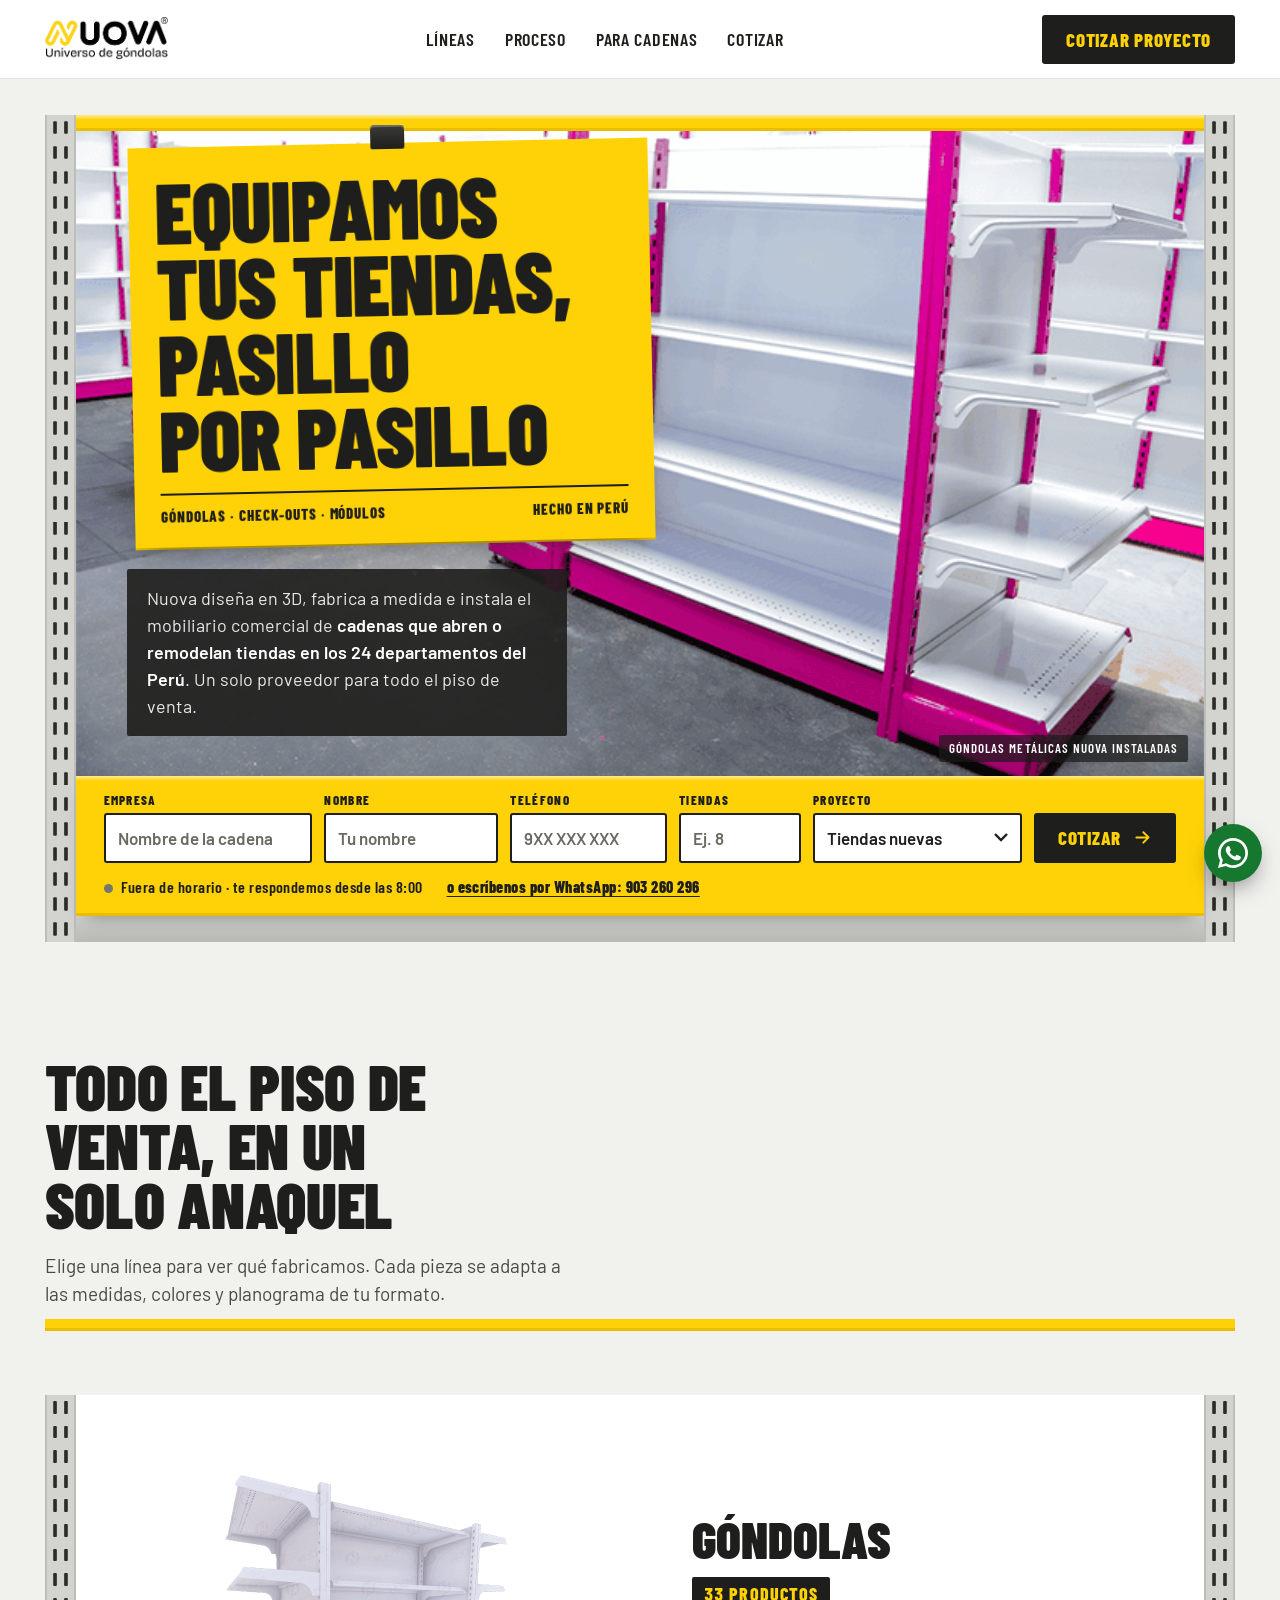
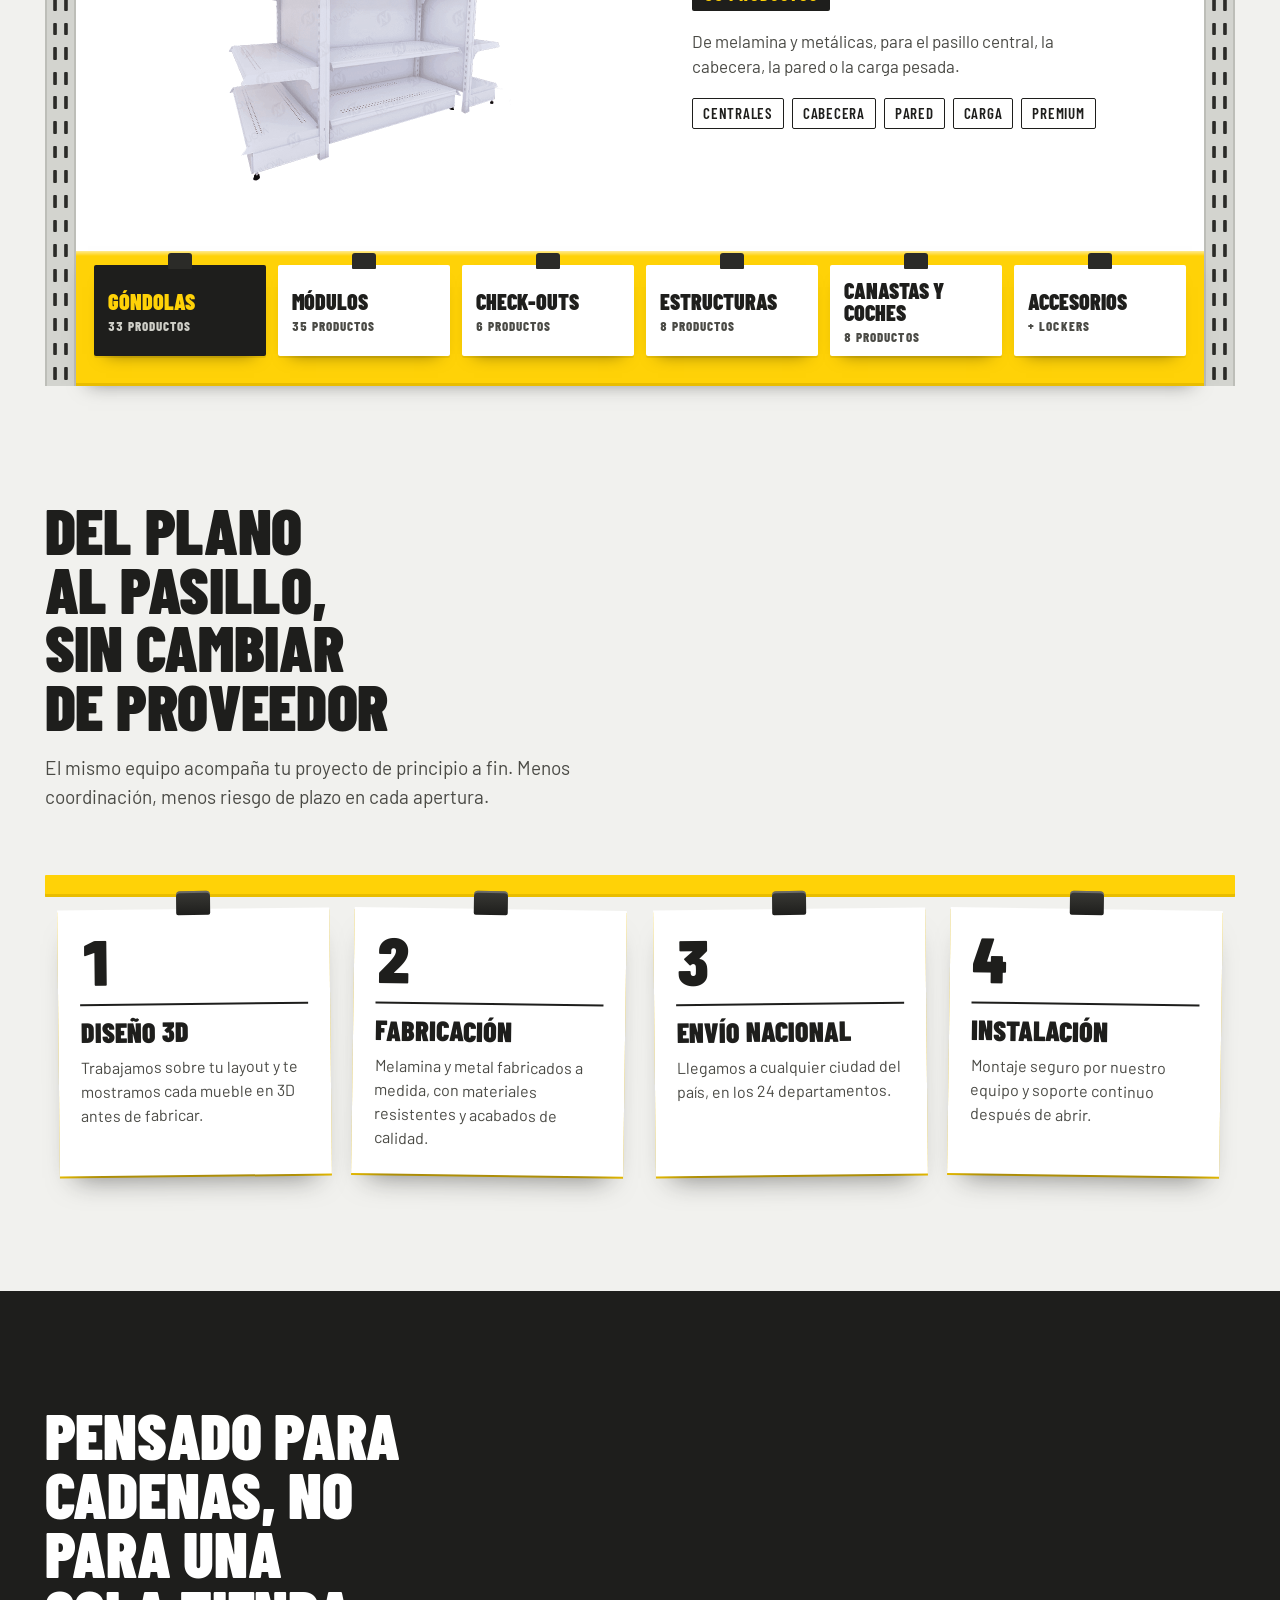
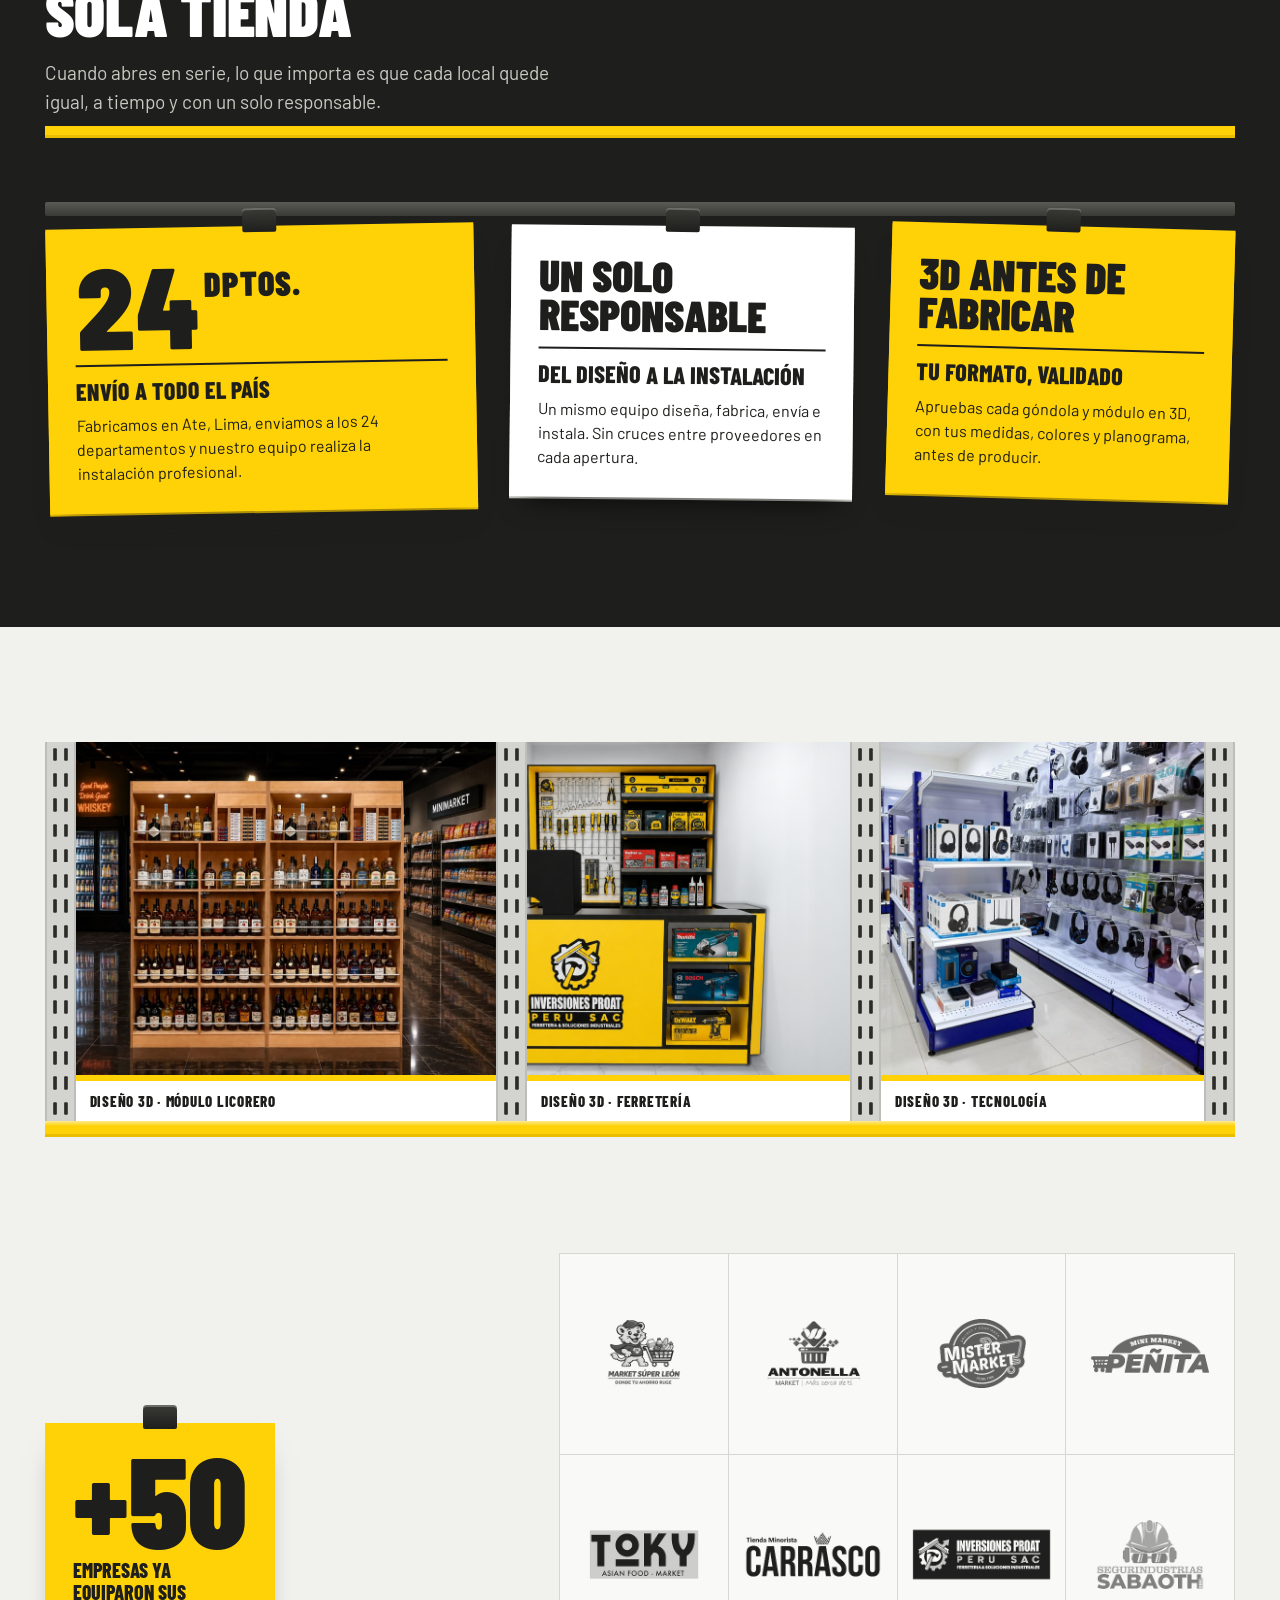
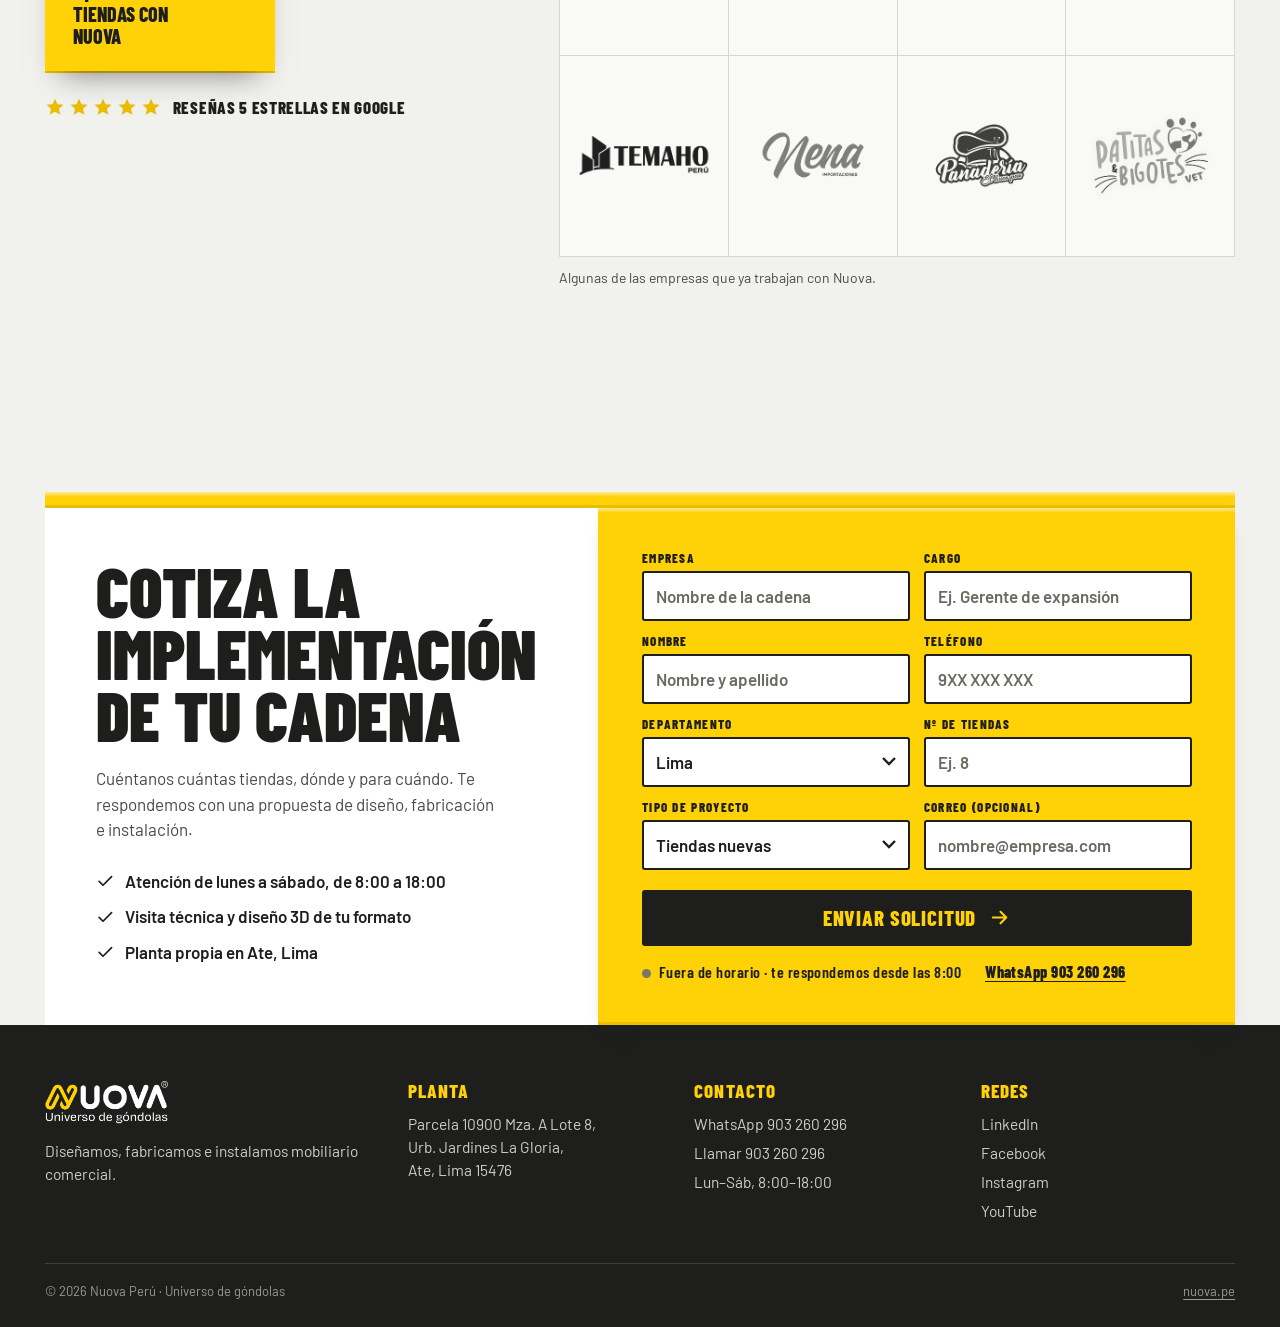
<file: propuesta-b-cenefa.html>
<!doctype html>
<html lang="es-PE">
<head>
<meta charset="utf-8">
<meta name="viewport" content="width=device-width, initial-scale=1">
<title>Nuova · Góndolas e implementación para cadenas retail</title>
<meta name="description" content="Góndolas, check-outs y módulos fabricados a medida e instalados por Nuova para cadenas retail en todo el Perú.">
<link rel="icon" href="assets/img/cropped-icono-nuova-2-192x192.png">
<link rel="stylesheet" href="assets/fonts/fonts.css">
<style>
:root{
  --steel:#f1f1ee;
  --steel-2:#e4e4df;
  --upright:#d3d4cf;
  --ink:#1e1e1c;
  --ink-2:#4a4a45;
  --y:#ffd207;
  --y-deep:#e9bd00;
  --err:#b3150a;
  --cond:'Barlow Condensed',Arial Narrow,sans-serif;
  --sans:'Barlow',system-ui,sans-serif;
  --gut:clamp(16px,3.5vw,48px);
  --max:1360px;
  --post:clamp(18px,2.4vw,34px);
}
*{box-sizing:border-box;margin:0}
html{scroll-behavior:smooth;scrollbar-color:var(--ink) var(--steel-2);accent-color:var(--ink)}
body{font-family:var(--sans);font-size:17px;line-height:1.5;color:var(--ink);background:var(--steel);caret-color:var(--ink);-webkit-font-smoothing:antialiased}
::selection{background:var(--y);color:var(--ink)}
::-webkit-scrollbar{width:12px}::-webkit-scrollbar-track{background:var(--steel-2)}::-webkit-scrollbar-thumb{background:var(--ink);border:3px solid var(--steel-2);border-radius:6px}
:focus-visible{outline:3px solid var(--ink);outline-offset:3px}
a{color:inherit;text-underline-offset:.2em}
img{display:block;max-width:100%}
.wrap{max-width:var(--max);margin:0 auto;padding:0 var(--gut)}

/* parante perforado: patrón en unidades completas */
.post{width:var(--post);flex:none;background-color:var(--upright);box-shadow:inset 2px 0 0 #bdbeb8,inset -2px 0 0 #bdbeb8;
  background-image:url("data:image/svg+xml,%3Csvg xmlns='http://www.w3.org/2000/svg' width='34' height='25' preserveAspectRatio='none'%3E%3Crect x='9' y='6' width='4' height='13' rx='1' fill='%232b2b28'/%3E%3Crect x='21' y='6' width='4' height='13' rx='1' fill='%232b2b28'/%3E%3C/svg%3E");
  background-size:100% 25px;background-repeat:repeat-y;background-repeat:round}

/* cenefa: el filo amarillo del anaquel */
.cenefa{position:relative;background:var(--y);color:var(--ink);box-shadow:0 -3px 0 var(--y-deep) inset,0 10px 18px -12px rgba(30,30,28,.5)}
.cenefa::before{content:"";position:absolute;left:0;right:0;top:0;height:5px;background:linear-gradient(rgba(255,255,255,.55),transparent)}

/* hablador */
.tag{position:relative;background:var(--y);color:var(--ink);padding:26px 26px 22px;box-shadow:0 18px 28px -16px rgba(30,30,28,.55),0 2px 0 var(--y-deep);transform-origin:50% -14px;transform:rotate(var(--r,0deg))}
.tag::before{ /* clip */
  content:"";position:absolute;left:50%;top:-18px;width:34px;height:24px;margin-left:-17px;border-radius:4px 4px 2px 2px;
  background:linear-gradient(180deg,#3a3a36,#1e1e1c);box-shadow:0 2px 0 rgba(255,255,255,.25) inset}
.tag--ink{background:var(--ink);color:var(--steel);box-shadow:0 18px 28px -16px rgba(30,30,28,.6),0 2px 0 #000}
.tag--ink::before{background:linear-gradient(180deg,#bbb,#8a8a85)}
.tag--steel{background:#fff;color:var(--ink);box-shadow:0 18px 28px -16px rgba(0,0,0,.7),0 2px 0 #c9c9c2}
@keyframes swing{0%{transform:rotate(calc(var(--r,0deg) - 5deg))}35%{transform:rotate(calc(var(--r,0deg) + 3deg))}60%{transform:rotate(calc(var(--r,0deg) - 1.5deg))}80%{transform:rotate(calc(var(--r,0deg) + .6deg))}100%{transform:rotate(var(--r,0deg))}}
.tag:hover{animation:swing 1.1s cubic-bezier(.3,.7,.4,1)}

.btn{display:inline-flex;align-items:center;justify-content:center;gap:.55em;cursor:pointer;text-decoration:none;
  font:800 19px/1 var(--cond);letter-spacing:.04em;text-transform:uppercase;padding:15px 24px;border:0;border-radius:3px;background:var(--ink);color:var(--y);
  transition:transform .2s cubic-bezier(.16,1,.3,1),box-shadow .2s,background .2s}
.btn:hover{transform:translateY(-2px);box-shadow:0 10px 18px -10px rgba(0,0,0,.7)}
.btn:active{transform:none;box-shadow:none}
.btn:disabled{opacity:.6;cursor:progress;transform:none}
.btn--y{background:var(--y);color:var(--ink)}
.btn--line{background:transparent;color:var(--ink);box-shadow:inset 0 0 0 2px var(--ink)}
.btn--line:hover{background:var(--ink);color:var(--y)}
svg.ico{width:1.1em;height:1.1em;stroke:currentColor;fill:none;stroke-width:2.2;stroke-linecap:round;stroke-linejoin:round;flex:none}

/* header */
.top{background:#fff;border-bottom:1px solid var(--steel-2)}
.top .wrap{display:flex;align-items:center;justify-content:space-between;gap:20px;height:78px}
.top img{height:44px;width:auto}
.top nav{display:flex;gap:30px;font:600 18px/1 var(--cond);letter-spacing:.04em;text-transform:uppercase}
.top nav a{text-decoration:none;padding:8px 0;background:linear-gradient(var(--y),var(--y)) 0 100%/0 4px no-repeat;transition:background-size .3s cubic-bezier(.16,1,.3,1)}
.top nav a:hover{background-size:100% 4px}

/* hero: una bahía de góndola */
.bay{display:flex;max-width:var(--max);margin:clamp(18px,3vw,36px) auto 0;padding:0 var(--gut)}
.bay__in{flex:1;min-width:0;display:flex;flex-direction:column;background:#fff}
.bay__top{height:16px}
.bay__scene{position:relative;min-height:clamp(500px,64vh,640px);background:#d9d9d4 url(assets/img/soluciones-impulsan-2.png) 70% 60%/cover no-repeat}
.bay__copy{position:relative;z-index:1;padding:12px clamp(20px,4vw,56px) 40px;max-width:720px}
.bay__copy .tag{display:inline-block;--r:-1.2deg;animation:swing 1.6s cubic-bezier(.3,.7,.4,1) .3s both}
.bay__copy h1{font:900 clamp(3rem,6.6vw,5.6rem)/.9 var(--cond);text-transform:uppercase;letter-spacing:-.01em;max-width:12ch;text-wrap:balance}
.bay__copy .tag small{display:flex;justify-content:space-between;gap:16px;margin-top:16px;padding-top:12px;border-top:2px solid var(--ink);font:700 15px/1.2 var(--cond);letter-spacing:.06em;text-transform:uppercase}
.bay__copy p{background:rgba(30,30,28,.9);color:#e9e9e4;font-size:clamp(17px,1.4vw,19px);max-width:44ch;margin-top:26px;padding:16px 20px;border-radius:2px}
.bay__copy p strong{color:#fff}
.bay__caption{position:absolute;right:16px;bottom:14px;z-index:1;font:600 13px/1 var(--cond);letter-spacing:.08em;text-transform:uppercase;color:#fff;background:rgba(28,28,26,.7);padding:7px 10px;border-radius:2px}

/* cenefa-formulario */
.qform{padding:18px clamp(16px,2.4vw,28px) 20px}
.qform__grid{display:grid;grid-template-columns:1.2fr 1fr .9fr .7fr 1.2fr auto;gap:12px;align-items:end}
.qf label{display:block;font:700 13px/1 var(--cond);letter-spacing:.1em;text-transform:uppercase;margin-bottom:6px}
.qf input,.qf select{width:100%;height:50px;border:2px solid var(--ink);border-radius:3px;background:#fff;font:600 17px var(--sans);color:var(--ink);padding:0 12px;appearance:none;-webkit-appearance:none}
.qf select{background:#fff url("data:image/svg+xml,%3Csvg xmlns='http://www.w3.org/2000/svg' width='14' height='9'%3E%3Cpath d='M1 1l6 6 6-6' fill='none' stroke='%231e1e1c' stroke-width='2.4'/%3E%3C/svg%3E") right 12px center no-repeat;padding-right:32px;cursor:pointer}
.qf input::placeholder{color:#6a6a63}
.qf input:focus,.qf select:focus{outline:none;box-shadow:0 0 0 3px var(--ink)}
.qf [aria-invalid=true]{border-color:var(--err);box-shadow:0 0 0 2px var(--err)}
.qf [data-error]{display:block;font:600 13.5px/1.25 var(--sans);color:var(--err);margin-top:5px;background:#fff;padding:2px 6px;border-radius:2px}
.qf [data-error]:empty{display:none}
.qform .btn{height:50px}
.qform__meta{display:flex;flex-wrap:wrap;gap:8px 24px;align-items:center;margin-top:14px;font:600 16px/1.2 var(--cond);letter-spacing:.03em}
.qform__meta a{font-weight:800}
.dot{width:9px;height:9px;border-radius:50%;background:#16772f;display:inline-block;margin-right:8px}
body.is-off .dot{background:#77776f;animation:none}
@keyframes pulse{0%{box-shadow:0 0 0 0 rgba(22,119,47,.6)}70%{box-shadow:0 0 0 8px rgba(22,119,47,0)}100%{box-shadow:0 0 0 0 rgba(22,119,47,0)}}
.ok{margin-top:12px;background:var(--ink);color:var(--y);padding:12px 16px;font-weight:600;border-radius:3px}
.ok:focus{outline:none}
.bay__base{height:26px;background:linear-gradient(#cfd0cb,#b9bab4)}

/* secciones */
.sec{padding:clamp(72px,9vw,128px) 0}
.h2{font:900 clamp(2.6rem,5vw,4.4rem)/.92 var(--cond);text-transform:uppercase;letter-spacing:-.005em;max-width:15ch;text-wrap:balance}
.lede{font-size:19px;color:var(--ink-2);max-width:48ch}
.head{position:relative;margin-bottom:clamp(40px,5vw,64px);padding-bottom:22px}
.head::after{content:"";position:absolute;left:0;right:0;bottom:0;height:12px;background:var(--y);box-shadow:0 -3px 0 var(--y-deep) inset,0 10px 18px -12px rgba(30,30,28,.5)}
.head .lede{margin-top:18px}
#proceso .head{padding-bottom:0}
#proceso .head::after{display:none}

/* anaquel de líneas */
.shelf{display:flex}
.shelf__in{flex:1;min-width:0;background:#fff}
.display{display:grid;grid-template-columns:minmax(0,1.05fr) minmax(0,1fr);align-items:center;min-height:440px}
.display__img{height:100%;display:grid;place-items:center;padding:28px;background:#fff}
.display__img img{max-height:400px;width:auto;object-fit:contain;transition:opacity .3s,transform .5s cubic-bezier(.16,1,.3,1)}
.display__img img.is-photo{max-height:none;width:100%;height:400px;object-fit:cover;border-radius:2px}
.display__img img.is-swap{opacity:0;transform:translateY(8px)}
.display__txt{padding:36px clamp(24px,3vw,48px)}
.display__txt h3{font:900 clamp(2.4rem,4vw,3.6rem)/.9 var(--cond);text-transform:uppercase}
.display__txt .count{display:inline-block;margin-top:14px;font:800 18px/1 var(--cond);letter-spacing:.06em;text-transform:uppercase;background:var(--ink);color:var(--y);padding:8px 12px;border-radius:2px;font-variant-numeric:tabular-nums}
.display__txt p{margin-top:18px;color:var(--ink-2);max-width:42ch}
.display__txt ul{margin-top:18px;padding:0;list-style:none;display:flex;flex-wrap:wrap;gap:8px}
.display__txt li{font:600 15px/1 var(--cond);letter-spacing:.05em;text-transform:uppercase;border:1.5px solid var(--ink);padding:7px 10px;border-radius:2px}
.rail{padding:14px 18px 30px}
.rail [role=tablist]{display:grid;grid-template-columns:repeat(6,minmax(0,1fr));gap:12px}
.ptag{all:unset;box-sizing:border-box;cursor:pointer;position:relative;background:#fff;color:var(--ink);border-radius:2px;padding:14px 14px 12px;
  box-shadow:0 2px 0 rgba(0,0,0,.08),0 10px 16px -12px rgba(0,0,0,.5);transform-origin:50% -10px;transition:background .2s,color .2s,opacity .25s}
.ptag::before{content:"";position:absolute;left:50%;top:-12px;width:24px;height:16px;margin-left:-12px;background:#2b2b28;border-radius:3px 3px 1px 1px}
.ptag b{display:block;font:900 22px/1 var(--cond);text-transform:uppercase}
.ptag small{display:block;margin-top:8px;font:700 13px/1 var(--cond);letter-spacing:.08em;text-transform:uppercase;color:var(--ink-2);font-variant-numeric:tabular-nums}
.ptag:hover{animation:swing .9s cubic-bezier(.3,.7,.4,1)}
.ptag[aria-selected=true]{background:var(--ink);color:var(--y)}
.ptag[aria-selected=true] small{color:#cfcfc8}
.ptag:focus-visible{outline:3px solid var(--ink);outline-offset:3px}
.rail:hover .ptag[aria-selected=false]{opacity:.6}
.rail:hover .ptag:hover{opacity:1}

/* proceso: 4 etiquetas de anaquel */
.steps{position:relative;display:grid;grid-template-columns:repeat(4,minmax(0,1fr));gap:clamp(14px,2vw,28px);padding:34px 12px 0}
.steps::before{content:"";position:absolute;left:0;right:0;top:0;height:22px;background:var(--y);box-shadow:0 -3px 0 var(--y-deep) inset,0 10px 18px -12px rgba(30,30,28,.5);border-radius:1px}
.step{background:#fff;padding:24px 22px 24px}
.step:nth-child(even){--r:.8deg}
.step:nth-child(odd){--r:-.6deg}
.step .n{display:block;font:900 64px/.85 var(--cond);font-variant-numeric:tabular-nums}
.step h3{font:900 28px/1 var(--cond);text-transform:uppercase;margin:16px 0 10px;padding-top:12px;border-top:2px solid var(--ink)}
.step p{color:var(--ink-2);font-size:16px}

/* por qué: habladores colgados */
.why{background:var(--ink);color:var(--steel)}
.why .h2{color:#fff}
.why .lede{color:#c9c9c2}
.why__rack{position:relative;padding-top:24px}
.why__rack::before{content:"";position:absolute;left:0;right:0;top:0;height:14px;background:linear-gradient(#5b5b55,#3a3a36);border-radius:2px}
.why__tags{display:grid;grid-template-columns:minmax(0,1.25fr) minmax(0,1fr) minmax(0,1fr);gap:clamp(18px,3vw,40px);align-items:start}
.why__tags .tag{padding:30px 28px 28px}
.why__tags .tag:nth-child(1){--r:-1deg}
.why__tags .tag:nth-child(2){--r:.6deg}
.why__tags .tag:nth-child(3){--r:1.6deg}
.why__tags .big{font:900 clamp(5rem,9vw,7.6rem)/.8 var(--cond);font-variant-numeric:tabular-nums;display:flex;align-items:flex-start;gap:6px}
.why__tags .big sup{font-size:.3em;line-height:1;margin-top:.25em;text-transform:uppercase;letter-spacing:.02em}
.why__tags .word{font:900 clamp(2.4rem,3.4vw,3.2rem)/.9 var(--cond);text-transform:uppercase}
.why__tags h3{font:800 24px/1.05 var(--cond);text-transform:uppercase;margin-top:14px;padding-top:12px;border-top:2px solid currentColor}
.why__tags p{margin-top:10px;font-size:16px}

/* galería en bahías */
.gal{display:grid;grid-template-columns:var(--post) 1.3fr var(--post) 1fr var(--post) 1fr var(--post);align-items:stretch;background:#fff}
.gal .post{width:auto}
.gal figure{margin:0;display:flex;flex-direction:column}
.gal img{width:100%;height:clamp(240px,26vw,360px);object-fit:cover}
.gal figcaption{padding:12px 14px;font:700 15px/1.1 var(--cond);letter-spacing:.05em;text-transform:uppercase;border-top:6px solid var(--y)}

/* prueba */
.proof{display:grid;grid-template-columns:minmax(0,.8fr) minmax(0,1.2fr);gap:clamp(28px,5vw,80px);align-items:center}
.proof .tag{display:inline-block;padding:24px 28px}
.proof .tag b{display:block;font:900 clamp(5rem,10vw,8rem)/.8 var(--cond)}
.proof .tag span{display:block;font:700 20px/1.1 var(--cond);text-transform:uppercase;margin-top:10px;max-width:16ch}
.stars{display:flex;gap:4px;align-items:center;margin-top:26px;font:700 17px/1 var(--cond);letter-spacing:.04em;text-transform:uppercase}
.stars svg{width:20px;height:20px;fill:var(--y-deep)}
.stars span{margin-left:8px}
.logos{display:grid;grid-template-columns:repeat(4,minmax(0,1fr));gap:1px;background:#d7d7d1;border:1px solid #d7d7d1}
.logos img{background:#fff;aspect-ratio:9/5;object-fit:contain;filter:grayscale(1);opacity:.85;transition:filter .3s,opacity .3s}
.logos img:hover{filter:none;opacity:1}
.logos+small{display:block;margin-top:10px;color:var(--ink-2);font-size:14px}

/* cierre */
.close{padding:clamp(56px,7vw,96px) 0 0}
.close__card{display:grid;grid-template-columns:minmax(0,1fr) minmax(0,1.15fr);background:#fff}
.close__l{padding:clamp(28px,4vw,56px)}
.close__l h2{font:900 clamp(2.8rem,5.4vw,4.8rem)/.9 var(--cond);text-transform:uppercase;max-width:12ch}
.close__l p{margin-top:20px;color:var(--ink-2);max-width:40ch}
.close__l ul{margin-top:26px;padding:0;list-style:none;display:grid;gap:10px;font-weight:600}
.close__l li{display:flex;gap:10px;align-items:center}
.close__r{padding:clamp(24px,3.4vw,44px)}
.close__r .qf{margin-bottom:14px}
.close__r .row{display:grid;grid-template-columns:1fr 1fr;gap:14px}
.close__r .btn{width:100%;height:56px;font-size:21px;margin-top:6px}
.close__r .qform__meta{margin-top:16px}

footer{background:var(--ink);color:#cfcfc8;padding:56px 0 26px;font-size:15.5px;margin-top:0}
.foot{display:grid;grid-template-columns:1.3fr 1fr 1fr 1fr;gap:32px}
.foot img{height:44px;width:auto;margin-bottom:14px}
.foot h4{font:800 19px/1 var(--cond);letter-spacing:.06em;text-transform:uppercase;color:var(--y);margin-bottom:12px}
.foot ul{list-style:none;padding:0;display:grid;gap:6px}
.foot a{text-decoration:none}.foot a:hover{color:var(--y);text-decoration:underline}
.legal{border-top:1px solid #3d3d39;margin-top:40px;padding-top:18px;display:flex;justify-content:space-between;flex-wrap:wrap;gap:10px;font-size:13px;color:#9a9a92}
.fab{position:fixed;right:18px;bottom:18px;z-index:20;width:58px;height:58px;border-radius:50%;background:#16772f;color:#fff;display:grid;place-items:center;box-shadow:0 10px 24px -8px rgba(0,0,0,.55);transition:transform .2s}
.fab:hover{transform:scale(1.06)}
.fab svg{width:30px;height:30px;fill:currentColor}

@media (max-width:1180px){
  .qform__grid{grid-template-columns:1fr 1fr 1fr}
  .qform__grid .btn{grid-column:span 3}
  .rail [role=tablist]{grid-template-columns:repeat(3,minmax(0,1fr));row-gap:26px}
  .steps{grid-template-columns:1fr 1fr;row-gap:44px}
  .foot{grid-template-columns:1fr 1fr}
}
@media (max-width:820px){
  .top nav{display:none}
  .top .wrap{height:66px}.top img{height:36px}.top .btn{padding:11px 14px;font-size:16px}
  .bay{padding:0 8px;--post:12px}
  .bay__scene{min-height:0;background-position:72% 50%}
  .bay__copy{padding:10px 14px 22px}
  .bay__copy h1{font-size:clamp(2.4rem,11vw,3.2rem)}
  .bay__copy .tag{padding:22px 18px 16px}
  .bay__copy p{font-size:16px;margin-top:16px;padding:12px 14px}
  .bay__caption{position:relative;right:auto;bottom:auto;display:block;width:max-content;margin:-8px 14px 14px;font-size:11px}
  .head .lede{font-size:17px}
  .head,.display,.proof,.close__card{grid-template-columns:1fr}
  .display__img img.is-photo{height:280px}
  .display__img img{max-height:300px}
  .why__tags{grid-template-columns:1fr;row-gap:44px}
  .why__tags .tag{--r:0deg}
  .gal{grid-template-columns:1fr;gap:0}
  .gal .post{display:none}
  .gal img{height:240px}
}
@media (max-width:560px){
  .qform__grid{grid-template-columns:1fr 1fr}
  .qform__grid .qf:first-child,.qform__grid .qf:nth-child(5){grid-column:span 2}
  .qform__grid .btn{grid-column:span 2}
  .rail [role=tablist]{grid-template-columns:repeat(2,minmax(0,1fr))}
  .steps{grid-template-columns:1fr}
  .step{--r:0deg}
  .close__r .row{grid-template-columns:1fr}
  .logos{grid-template-columns:repeat(3,minmax(0,1fr))}
  .foot{grid-template-columns:1fr}
  .shelf .post{display:none}
}
@media (prefers-reduced-motion:reduce){*,*::before,*::after{animation:none!important;transition:none!important}html{scroll-behavior:auto}}
</style>
</head>
<body>

<header class="top">
  <div class="wrap">
    <a href="#" aria-label="Nuova, inicio"><img src="nuova-logo-black.png" alt="Nuova · Universo de góndolas" width="2041" height="729"></a>
    <nav aria-label="Secciones"><a href="#lineas">Líneas</a><a href="#proceso">Proceso</a><a href="#cadenas">Para cadenas</a><a href="#cotizar">Cotizar</a></nav>
    <a class="btn" href="#cotizar">Cotizar proyecto</a>
  </div>
</header>

<main>
<section class="bay" aria-labelledby="h1">
  <div class="post" aria-hidden="true"></div>
  <div class="bay__in">
    <div class="bay__top cenefa" aria-hidden="true"></div>
    <div class="bay__scene">
      <div class="bay__copy">
        <div class="tag">
          <h1 id="h1">Equipamos tus tiendas, pasillo por pasillo</h1>
          <small><span>Góndolas · Check-outs · Módulos</span><span>Hecho en Perú</span></small>
        </div>
        <p>Nuova diseña en 3D, fabrica a medida e instala el mobiliario comercial de <strong>cadenas que abren o remodelan tiendas en los 24 departamentos del Perú</strong>. Un solo proveedor para todo el piso de venta.</p>
      </div>
      <span class="bay__caption">Góndolas metálicas Nuova instaladas</span>
    </div>
    <form class="cenefa qform" id="cotizar-rapido" data-lead aria-label="Cotización rápida">
      <div class="qform__grid">
        <div class="qf" data-campo><label for="q-emp">Empresa</label><input id="q-emp" name="empresa" required autocomplete="organization" placeholder="Nombre de la cadena"><span data-error aria-live="polite"></span></div>
        <div class="qf" data-campo><label for="q-nom">Nombre</label><input id="q-nom" name="nombre" required autocomplete="name" placeholder="Tu nombre"><span data-error aria-live="polite"></span></div>
        <div class="qf" data-campo><label for="q-tel">Teléfono</label><input id="q-tel" name="telefono" type="tel" required inputmode="tel" autocomplete="tel-national" placeholder="9XX XXX XXX"><span data-error aria-live="polite"></span></div>
        <div class="qf" data-campo><label for="q-tie">Tiendas</label><input id="q-tie" name="tiendas" type="number" min="1" required inputmode="numeric" placeholder="Ej. 8"><span data-error aria-live="polite"></span></div>
        <div class="qf" data-campo><label for="q-pro">Proyecto</label>
          <select id="q-pro" name="proyecto"><option>Tiendas nuevas</option><option>Remodelación</option><option>Roll-out de formato</option><option>Check-outs y cajas</option><option>Exhibición de temporada</option></select></div>
        <button class="btn" type="submit">Cotizar <svg class="ico" viewBox="0 0 24 24" aria-hidden="true"><path d="M5 12h14M13 6l6 6-6 6"/></svg></button>
      </div>
      <div class="qform__meta"><span><i class="dot" aria-hidden="true"></i><span data-estado>Asesor en línea</span></span><a href="https://wa.me/51903260296" target="_blank" rel="noopener">o escríbenos por WhatsApp: 903 260 296</a></div>
      <p class="ok" data-ok hidden tabindex="-1">Listo: abrimos WhatsApp con tu solicitud. Envíala y un asesor corporativo te contactará.</p>
    </form>
    <div class="bay__base" aria-hidden="true"></div>
  </div>
  <div class="post" aria-hidden="true"></div>
</section>

<section class="sec" id="lineas" aria-labelledby="h-lineas">
  <div class="wrap">
    <div class="head">
      <h2 class="h2" id="h-lineas">Todo el piso de venta, en un solo anaquel</h2>
      <p class="lede">Elige una línea para ver qué fabricamos. Cada pieza se adapta a las medidas, colores y planograma de tu formato.</p>
    </div>
    <div class="shelf">
      <div class="post" aria-hidden="true"></div>
      <div class="shelf__in">
        <div class="display" role="tabpanel" id="panel" aria-live="polite">
          <div class="display__img"><img id="pImg" src="assets/img/gondola-metalica-de-central-con-dos-cabeceras-nuova-fabricantes-de-gondolas-estantes.png" alt="Góndolas"></div>
          <div class="display__txt"><h3 id="pName">Góndolas</h3><span class="count" id="pCount">33 productos</span><p id="pDesc"></p><ul id="pTags"></ul></div>
        </div>
        <div class="rail cenefa"><div role="tablist" aria-label="Líneas de producto" id="rail"></div></div>
      </div>
      <div class="post" aria-hidden="true"></div>
    </div>
  </div>
</section>

<section class="sec" id="proceso" aria-labelledby="h-proc" style="padding-top:0">
  <div class="wrap">
    <div class="head">
      <h2 class="h2" id="h-proc">Del plano al pasillo, sin cambiar de proveedor</h2>
      <p class="lede">El mismo equipo acompaña tu proyecto de principio a fin. Menos coordinación, menos riesgo de plazo en cada apertura.</p>
    </div>
    <div class="steps">
      <div class="step tag"><span class="n">1</span><h3>Diseño 3D</h3><p>Trabajamos sobre tu layout y te mostramos cada mueble en 3D antes de fabricar.</p></div>
      <div class="step tag"><span class="n">2</span><h3>Fabricación</h3><p>Melamina y metal fabricados a medida, con materiales resistentes y acabados de calidad.</p></div>
      <div class="step tag"><span class="n">3</span><h3>Envío nacional</h3><p>Llegamos a cualquier ciudad del país, en los 24 departamentos.</p></div>
      <div class="step tag"><span class="n">4</span><h3>Instalación</h3><p>Montaje seguro por nuestro equipo y soporte continuo después de abrir.</p></div>
    </div>
  </div>
</section>

<section class="sec why" id="cadenas" aria-labelledby="h-why">
  <div class="wrap">
    <div class="head">
      <h2 class="h2" id="h-why">Pensado para cadenas, no para una sola tienda</h2>
      <p class="lede">Cuando abres en serie, lo que importa es que cada local quede igual, a tiempo y con un solo responsable.</p>
    </div>
    <div class="why__rack">
      <div class="why__tags">
        <div class="tag"><div class="big">24<sup>dptos.</sup></div><h3>Envío a todo el país</h3><p>Fabricamos en Ate, Lima, enviamos a los 24 departamentos y nuestro equipo realiza la instalación profesional.</p></div>
        <div class="tag tag--steel"><div class="word">Un solo responsable</div><h3>Del diseño a la instalación</h3><p>Un mismo equipo diseña, fabrica, envía e instala. Sin cruces entre proveedores en cada apertura.</p></div>
        <div class="tag"><div class="word">3D antes de fabricar</div><h3>Tu formato, validado</h3><p>Apruebas cada góndola y módulo en 3D, con tus medidas, colores y planograma, antes de producir.</p></div>
      </div>
    </div>
  </div>
</section>

<section class="sec" aria-label="Proyectos Nuova" style="padding-bottom:0">
  <div class="wrap">
    <div class="gal">
      <div class="post" aria-hidden="true"></div>
      <figure><img src="assets/img/banner-3.jpg" alt="Módulo licorero de melamina en un minimarket" style="object-position:100% 50%" loading="lazy"><figcaption>Diseño 3D · módulo licorero</figcaption></figure>
      <div class="post" aria-hidden="true"></div>
      <figure><img src="assets/img/prueba-imagen-banner.jpg" alt="Ferretería con estanterías amarillas, panel de herramientas y mostrador" style="object-position:100% 50%" loading="lazy"><figcaption>Diseño 3D · ferretería</figcaption></figure>
      <div class="post" aria-hidden="true"></div>
      <figure><img src="assets/img/banner-2.jpg" alt="Tienda de tecnología con góndolas metálicas azules" style="object-position:100% 50%" loading="lazy"><figcaption>Diseño 3D · tecnología</figcaption></figure>
      <div class="post" aria-hidden="true"></div>
    </div>
    <div class="cenefa" style="height:16px" aria-hidden="true"></div>
  </div>
</section>

<section class="sec" aria-labelledby="h-proof">
  <div class="wrap proof">
    <div>
      <div class="tag"><b id="h-proof">+50</b><span>empresas ya equiparon sus tiendas con Nuova</span></div>
      <div class="stars" aria-label="Reseñas de 5 estrellas en Google">
        <svg viewBox="0 0 24 24" aria-hidden="true"><path d="M12 2l3 6.6 7.2.7-5.4 4.8 1.6 7.1L12 17.6 5.6 21.2l1.6-7.1L1.8 9.3 9 8.6z"/></svg><svg viewBox="0 0 24 24" aria-hidden="true"><path d="M12 2l3 6.6 7.2.7-5.4 4.8 1.6 7.1L12 17.6 5.6 21.2l1.6-7.1L1.8 9.3 9 8.6z"/></svg><svg viewBox="0 0 24 24" aria-hidden="true"><path d="M12 2l3 6.6 7.2.7-5.4 4.8 1.6 7.1L12 17.6 5.6 21.2l1.6-7.1L1.8 9.3 9 8.6z"/></svg><svg viewBox="0 0 24 24" aria-hidden="true"><path d="M12 2l3 6.6 7.2.7-5.4 4.8 1.6 7.1L12 17.6 5.6 21.2l1.6-7.1L1.8 9.3 9 8.6z"/></svg><svg viewBox="0 0 24 24" aria-hidden="true"><path d="M12 2l3 6.6 7.2.7-5.4 4.8 1.6 7.1L12 17.6 5.6 21.2l1.6-7.1L1.8 9.3 9 8.6z"/></svg>
        <span>Reseñas 5 estrellas en Google</span>
      </div>
    </div>
    <div><div class="logos" id="logos"></div><small>Algunas de las empresas que ya trabajan con Nuova.</small></div>
  </div>
</section>

<section class="close" id="cotizar" aria-labelledby="h-close">
  <div class="wrap">
    <div class="cenefa" style="height:16px" aria-hidden="true"></div>
    <div class="close__card">
      <div class="close__l">
        <h2 id="h-close">Cotiza la implementación de tu cadena</h2>
        <p>Cuéntanos cuántas tiendas, dónde y para cuándo. Te respondemos con una propuesta de diseño, fabricación e instalación.</p>
        <ul>
          <li><svg class="ico" viewBox="0 0 24 24" aria-hidden="true"><path d="M20 6L9 17l-5-5"/></svg>Atención de lunes a sábado, de 8:00 a 18:00</li>
          <li><svg class="ico" viewBox="0 0 24 24" aria-hidden="true"><path d="M20 6L9 17l-5-5"/></svg>Visita técnica y diseño 3D de tu formato</li>
          <li><svg class="ico" viewBox="0 0 24 24" aria-hidden="true"><path d="M20 6L9 17l-5-5"/></svg>Planta propia en Ate, Lima</li>
        </ul>
      </div>
      <form class="close__r cenefa" data-lead aria-label="Solicitud de cotización corporativa">
        <div class="row">
          <div class="qf" data-campo><label for="c-emp">Empresa</label><input id="c-emp" name="empresa" required autocomplete="organization" placeholder="Nombre de la cadena"><span data-error aria-live="polite"></span></div>
          <div class="qf" data-campo><label for="c-car">Cargo</label><input id="c-car" name="cargo" required autocomplete="organization-title" placeholder="Ej. Gerente de expansión"><span data-error aria-live="polite"></span></div>
        </div>
        <div class="row">
          <div class="qf" data-campo><label for="c-nom">Nombre</label><input id="c-nom" name="nombre" required autocomplete="name" placeholder="Nombre y apellido"><span data-error aria-live="polite"></span></div>
          <div class="qf" data-campo><label for="c-tel">Teléfono</label><input id="c-tel" name="telefono" type="tel" required inputmode="tel" autocomplete="tel-national" placeholder="9XX XXX XXX"><span data-error aria-live="polite"></span></div>
        </div>
        <div class="row">
          <div class="qf" data-campo><label for="c-dep">Departamento</label><select id="c-dep" name="departamento" data-departamentos></select></div>
          <div class="qf" data-campo><label for="c-tie">Nº de tiendas</label><input id="c-tie" name="tiendas" type="number" min="1" required inputmode="numeric" placeholder="Ej. 8"><span data-error aria-live="polite"></span></div>
        </div>
        <div class="row">
          <div class="qf" data-campo><label for="c-pro">Tipo de proyecto</label><select id="c-pro" name="proyecto"><option>Tiendas nuevas</option><option>Remodelación</option><option>Roll-out de formato</option><option>Check-outs y cajas</option><option>Exhibición de temporada</option></select></div>
          <div class="qf" data-campo><label for="c-cor">Correo (opcional)</label><input id="c-cor" name="correo" type="email" autocomplete="email" placeholder="nombre@empresa.com"><span data-error aria-live="polite"></span></div>
        </div>
        <button class="btn" type="submit">Enviar solicitud <svg class="ico" viewBox="0 0 24 24" aria-hidden="true"><path d="M5 12h14M13 6l6 6-6 6"/></svg></button>
        <div class="qform__meta"><span><i class="dot" aria-hidden="true"></i><span data-estado>Asesor en línea</span></span><a href="https://wa.me/51903260296" target="_blank" rel="noopener">WhatsApp 903 260 296</a></div>
        <p class="ok" data-ok hidden tabindex="-1">Listo: abrimos WhatsApp con tu solicitud. Envíala y un asesor corporativo te contactará.</p>
      </form>
    </div>
  </div>
</section>
</main>

<footer>
  <div class="wrap">
    <div class="foot">
      <div><img src="assets/img/logo-nuova-light-1.png" alt="Nuova · Universo de góndolas" width="900" height="300"><p>Diseñamos, fabricamos e instalamos mobiliario comercial.</p></div>
      <div><h4>Planta</h4><p>Parcela 10900 Mza. A Lote 8,<br>Urb. Jardines La Gloria,<br>Ate, Lima 15476</p></div>
      <div><h4>Contacto</h4><ul><li><a href="https://wa.me/51903260296" target="_blank" rel="noopener">WhatsApp 903 260 296</a></li><li><a href="tel:+51903260296">Llamar 903 260 296</a></li><li>Lun–Sáb, 8:00–18:00</li></ul></div>
      <div><h4>Redes</h4><ul><li><a href="https://www.linkedin.com/search/results/all/?keywords=Nuova%20Per%C3%BA%20Universo%20de%20G%C3%B3ndolas" target="_blank" rel="noopener">LinkedIn</a></li><li><a href="https://www.facebook.com/nuova.pe" target="_blank" rel="noopener">Facebook</a></li><li><a href="https://www.instagram.com/nuovaperu.universodegondolas" target="_blank" rel="noopener">Instagram</a></li><li><a href="https://www.youtube.com/@nuovaperu" target="_blank" rel="noopener">YouTube</a></li></ul></div>
    </div>
    <div class="legal"><span>© 2026 Nuova Perú · Universo de góndolas</span><a href="https://nuova.pe/" target="_blank" rel="noopener">nuova.pe</a></div>
  </div>
</footer>

<a class="fab" href="https://wa.me/51903260296?text=Hola%20Nuova%2C%20quiero%20una%20propuesta%20de%20implementaci%C3%B3n%20para%20mi%20cadena." target="_blank" rel="noopener" aria-label="Escribir por WhatsApp">
  <svg viewBox="0 0 24 24" aria-hidden="true"><path d="M17.5 14.4c-.3-.1-1.7-.8-2-.9-.3-.1-.5-.1-.7.1-.2.3-.8.9-.9 1.1-.2.2-.3.2-.6.1-.3-.1-1.2-.5-2.3-1.4-.9-.8-1.4-1.7-1.6-2-.2-.3 0-.5.1-.6l.4-.5c.1-.2.2-.3.3-.5.1-.2 0-.4 0-.5l-.9-2.2c-.2-.6-.5-.5-.7-.5h-.6c-.2 0-.5.1-.8.4-.3.3-1 1-1 2.5s1.1 2.9 1.2 3.1c.1.2 2.1 3.2 5.1 4.5.7.3 1.3.5 1.7.6.7.2 1.4.2 1.9.1.6-.1 1.7-.7 2-1.4.2-.7.2-1.2.2-1.4-.1-.1-.3-.2-.6-.3zM12 21.8c-1.8 0-3.5-.5-5-1.4l-.4-.2-3.7 1 1-3.6-.2-.4C2.7 15.6 2.2 13.8 2.2 12 2.2 6.6 6.6 2.2 12 2.2S21.8 6.6 21.8 12 17.4 21.8 12 21.8zM12 0C5.4 0 0 5.4 0 12c0 2.1.6 4.2 1.6 6L0 24l6.2-1.6c1.8 1 3.8 1.5 5.8 1.5 6.6 0 12-5.4 12-12S18.6 0 12 0z"/></svg>
</a>

<script src="assets/js/lead.js"></script>
<script>
(function(){
  var LINES=[
    {n:'Góndolas',c:'33 productos',img:'assets/img/gondola-metalica-de-central-con-dos-cabeceras-nuova-fabricantes-de-gondolas-estantes.png',d:'De melamina y metálicas, para el pasillo central, la cabecera, la pared o la carga pesada.',t:['Centrales','Cabecera','Pared','Carga','Premium']},
    {n:'Módulos',c:'35 productos',img:'assets/img/modulos-de-licor.jpg',photo:1,d:'Módulos de melamina a medida para exhibir, atender y vender a granel.',t:['Exhibición','Granel','Atención','Licorero','Verdulero']},
    {n:'Check-outs',c:'6 productos',img:'assets/img/soluciones-impulsan-3.png',photo:1,d:'Zona de cajas con la identidad de tu marca, pensada para el flujo de clientes de tu tienda.',t:['Cajas','Zona de pago','Marca propia']},
    {n:'Estructuras',c:'8 productos',img:'assets/img/estructura-de-ropa-metalica-exhibidor-nuova-fabricantes-de-gondolas-estantes.png',d:'Estructuras metálicas para moda, calzado y exhibición especial.',t:['Exhibidor de ropa','Cartulinero','Especiales']},
    {n:'Canastas y coches',c:'8 productos',img:'assets/img/canastas-y-coches.jpg',photo:1,d:'Canastas, coches y jabas para supermercados y tiendas de mejoramiento del hogar.',t:['Canastas','Coches','Jabas']},
    {n:'Accesorios',c:'+ Lockers',img:'assets/img/forro-malla-1.png',d:'Bandejas, ganchos, forros y separadores para góndolas, más lockers para guardarropa.',t:['Bandejas','Ganchos','Forros','Lockers']}
  ];
  var rail=document.getElementById('rail'),img=document.getElementById('pImg'),nm=document.getElementById('pName'),
      ct=document.getElementById('pCount'),ds=document.getElementById('pDesc'),tg=document.getElementById('pTags');
  function show(i){
    var L=LINES[i];
    rail.querySelectorAll('.ptag').forEach(function(b,j){b.setAttribute('aria-selected',j===i?'true':'false');b.tabIndex=j===i?0:-1});
    img.classList.add('is-swap');
    setTimeout(function(){img.src=L.img;img.alt=L.n;img.classList.toggle('is-photo',!!L.photo);img.classList.remove('is-swap')},160);
    nm.textContent=L.n;ct.textContent=L.c;ds.textContent=L.d;
    tg.innerHTML=L.t.map(function(x){return '<li>'+x+'</li>'}).join('');
  }
  LINES.forEach(function(L,i){
    var b=document.createElement('button');b.type='button';b.className='ptag';b.setAttribute('role','tab');b.setAttribute('aria-controls','panel');
    b.innerHTML='<b>'+L.n+'</b><small>'+L.c+'</small>';
    b.addEventListener('click',function(){show(i)});
    b.addEventListener('keydown',function(e){var k=e.key==='ArrowRight'?1:e.key==='ArrowLeft'?-1:0;if(!k)return;e.preventDefault();var j=(i+k+LINES.length)%LINES.length;rail.children[j].focus();show(j)});
    rail.appendChild(b);
  });
  show(0);
  var lg=document.getElementById('logos');
  [[2,'Market Súper León'],[8,'Antonella Market'],[24,'Mister Market'],[21,'Mini Market Peñita'],[16,'Toky Asian Food Market'],[18,'Carrasco Tienda Minorista'],[25,'Inversiones Proat Perú, ferretería'],[5,'Segurindustrias Sabaoth'],[13,'Temaho Perú'],[14,'Nena Importaciones'],[10,'Panadería El Buen Pan'],[6,'Patitas & Bigotes Vet']].forEach(function(c){var n=c[0],i=document.createElement('img');i.src='assets/clientes/logo-'+n+'.png';i.alt=c[1];i.loading='lazy';i.width=360;i.height=200;lg.appendChild(i)});
})();
</script>
</body>
</html>
</file>
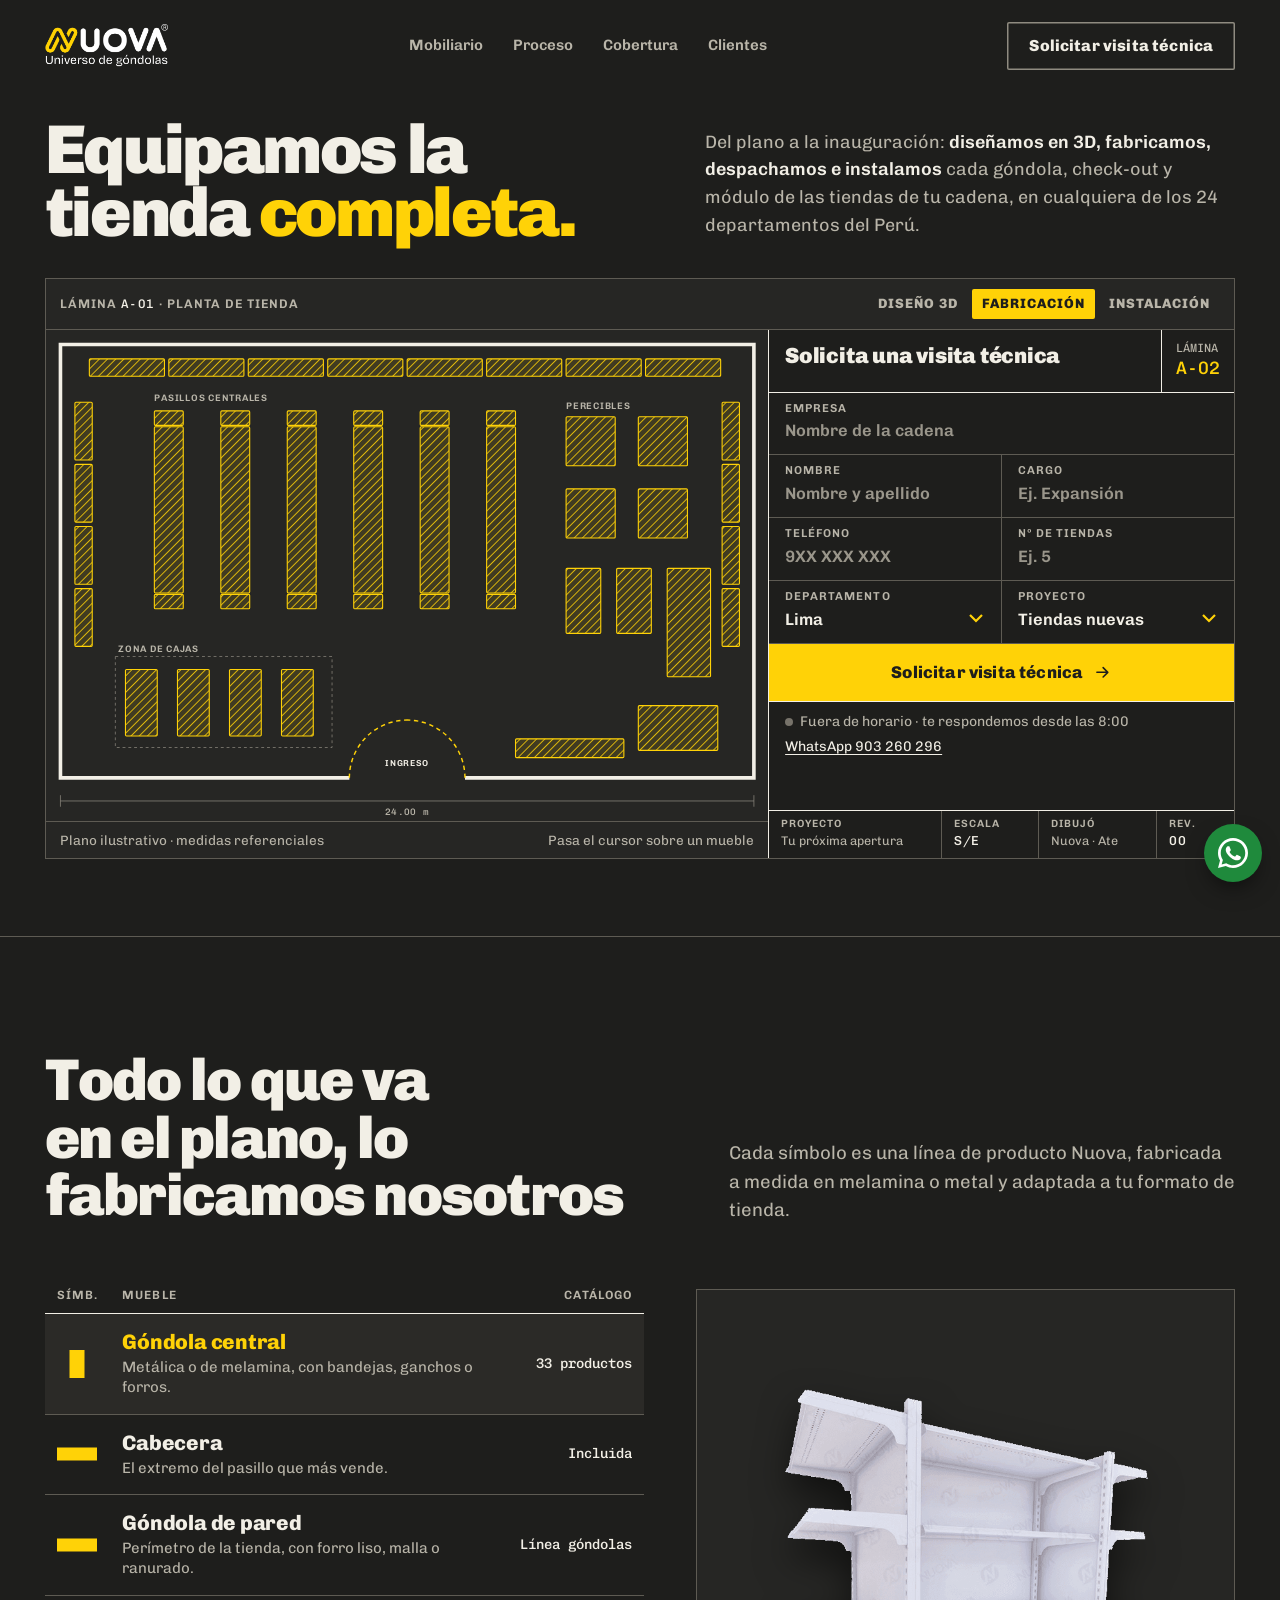
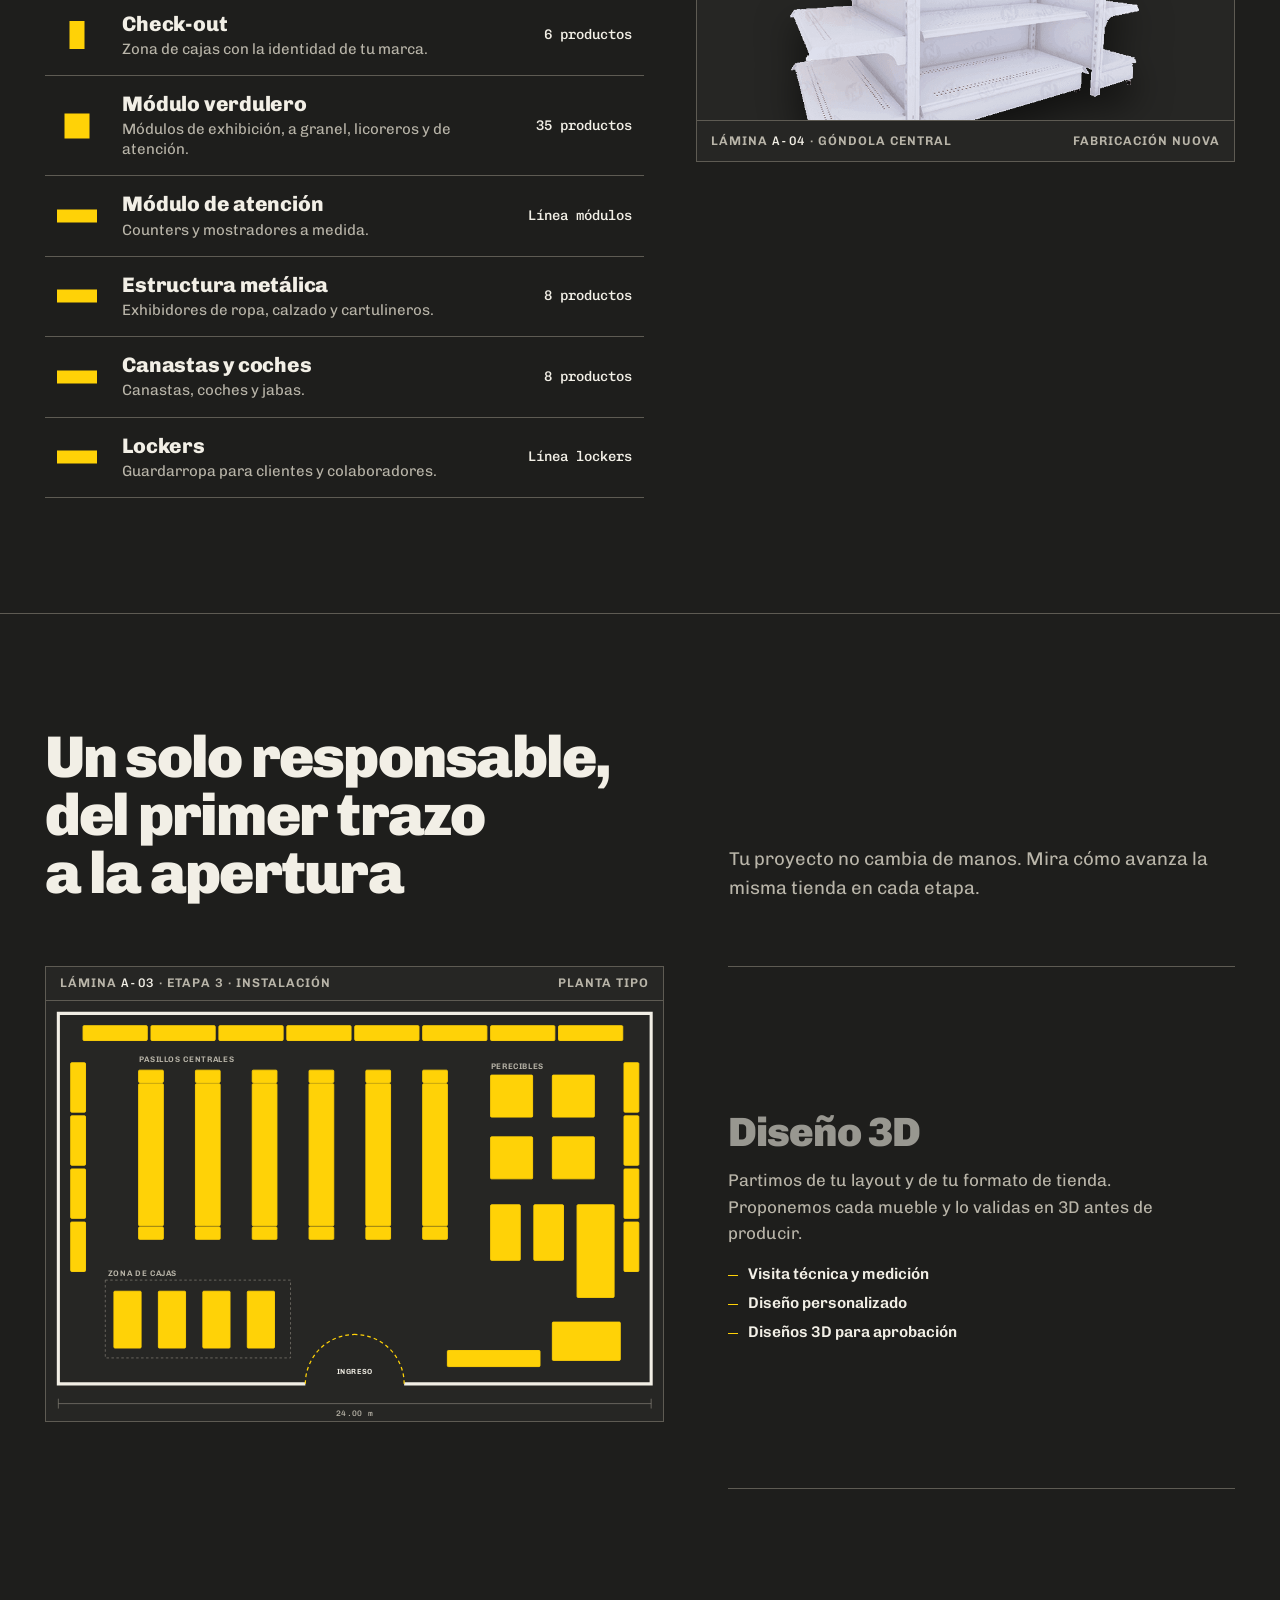
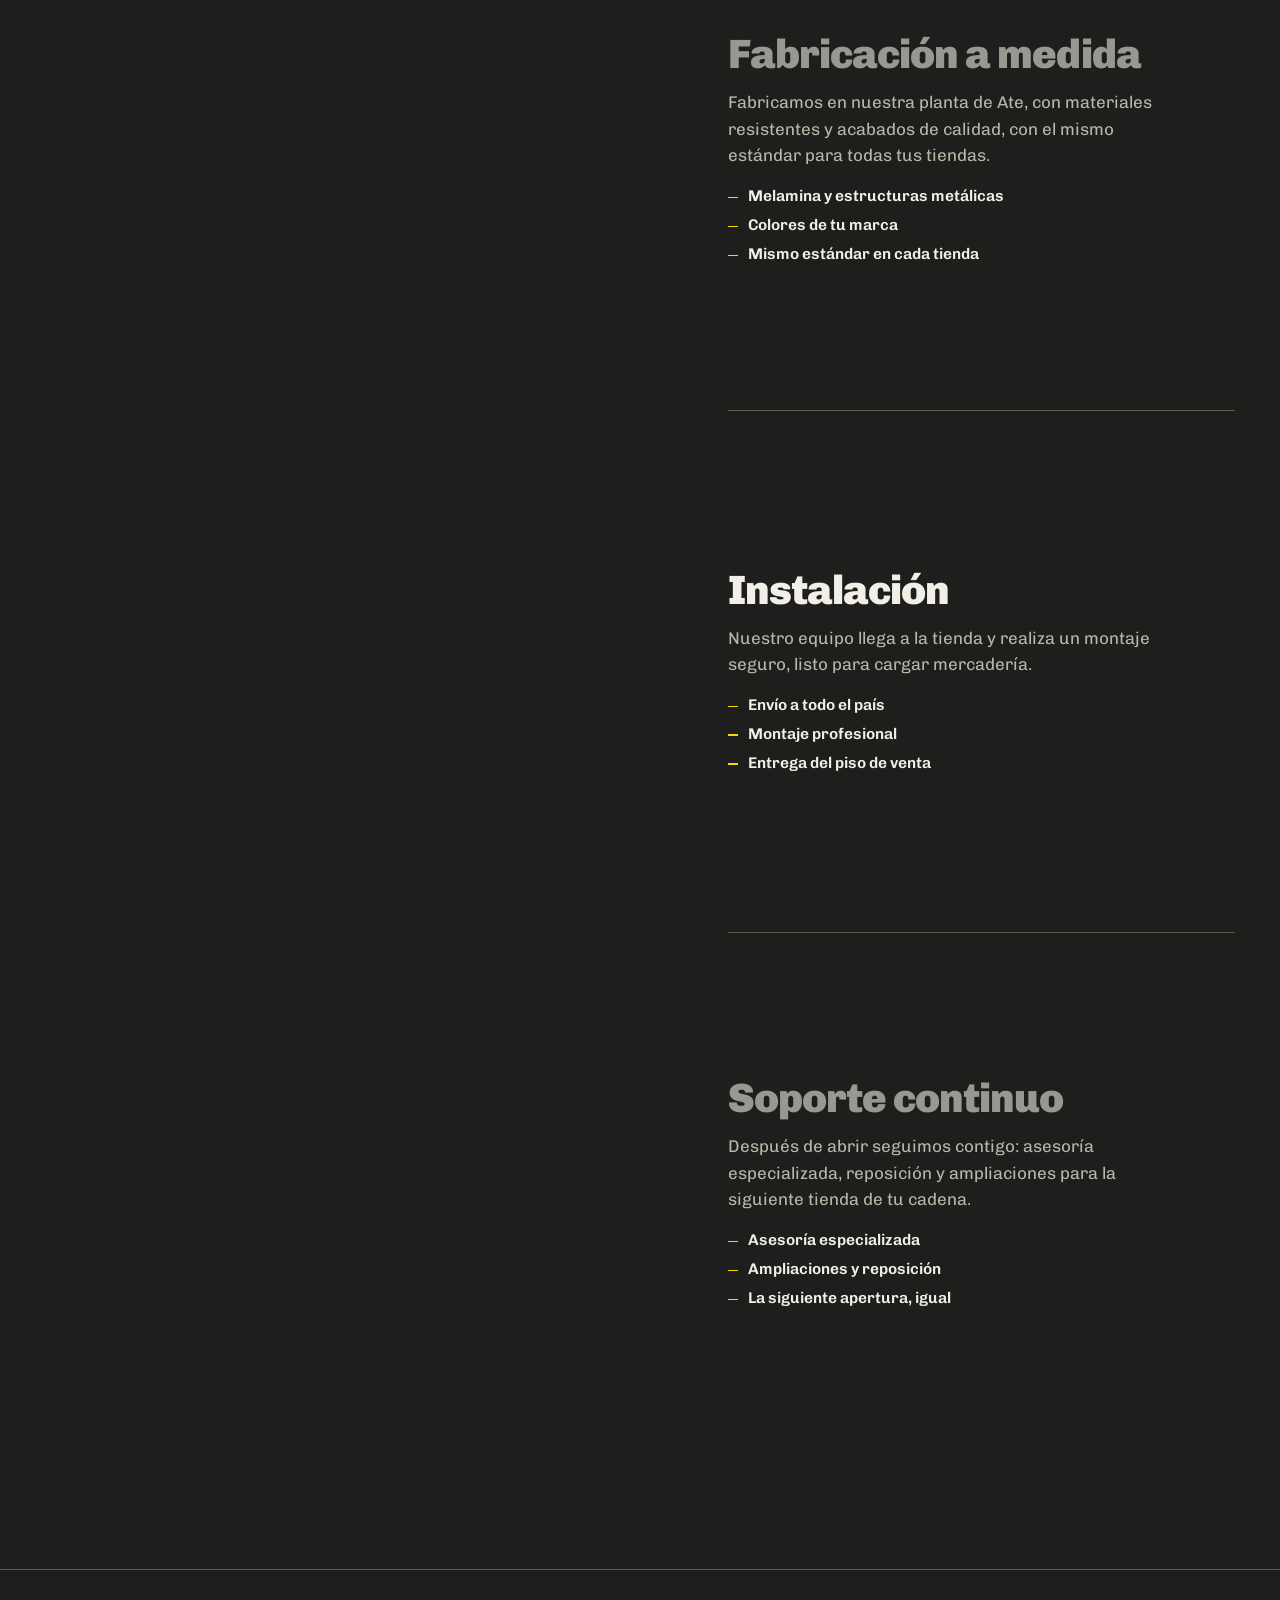
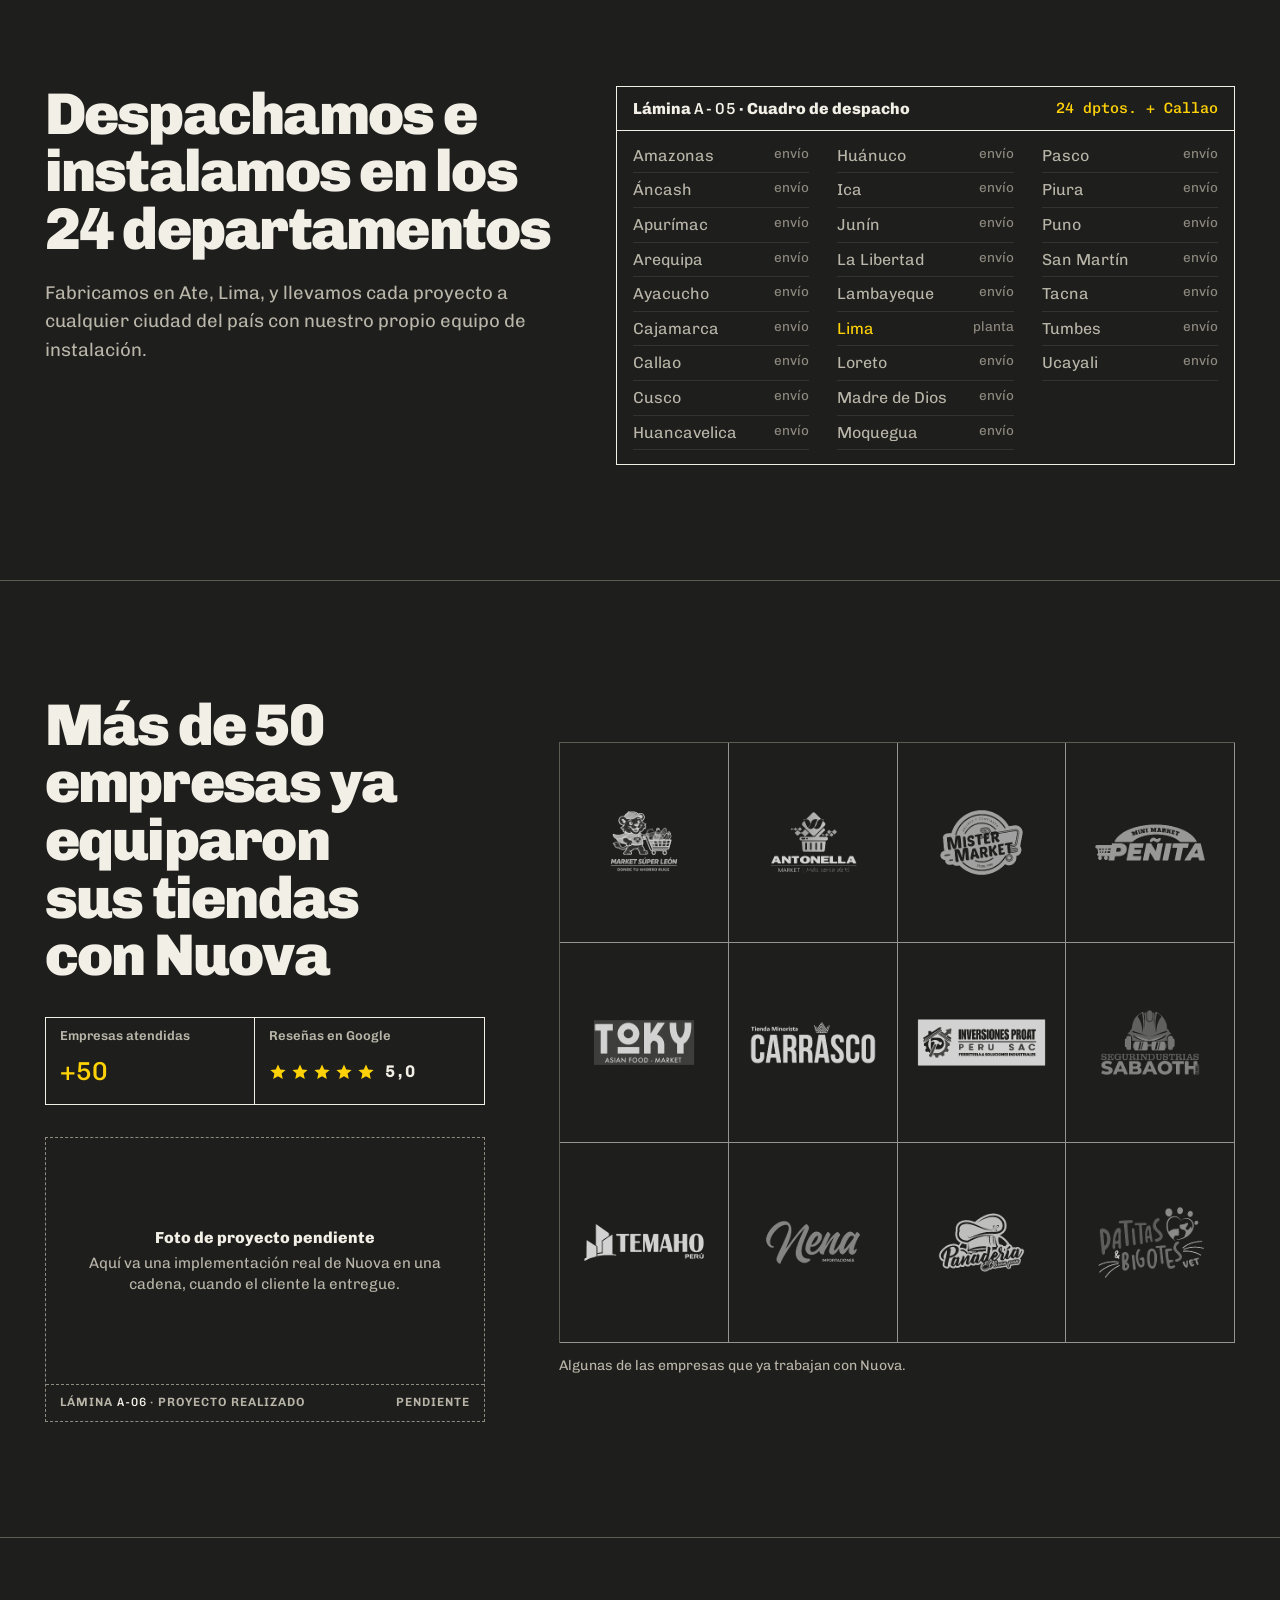
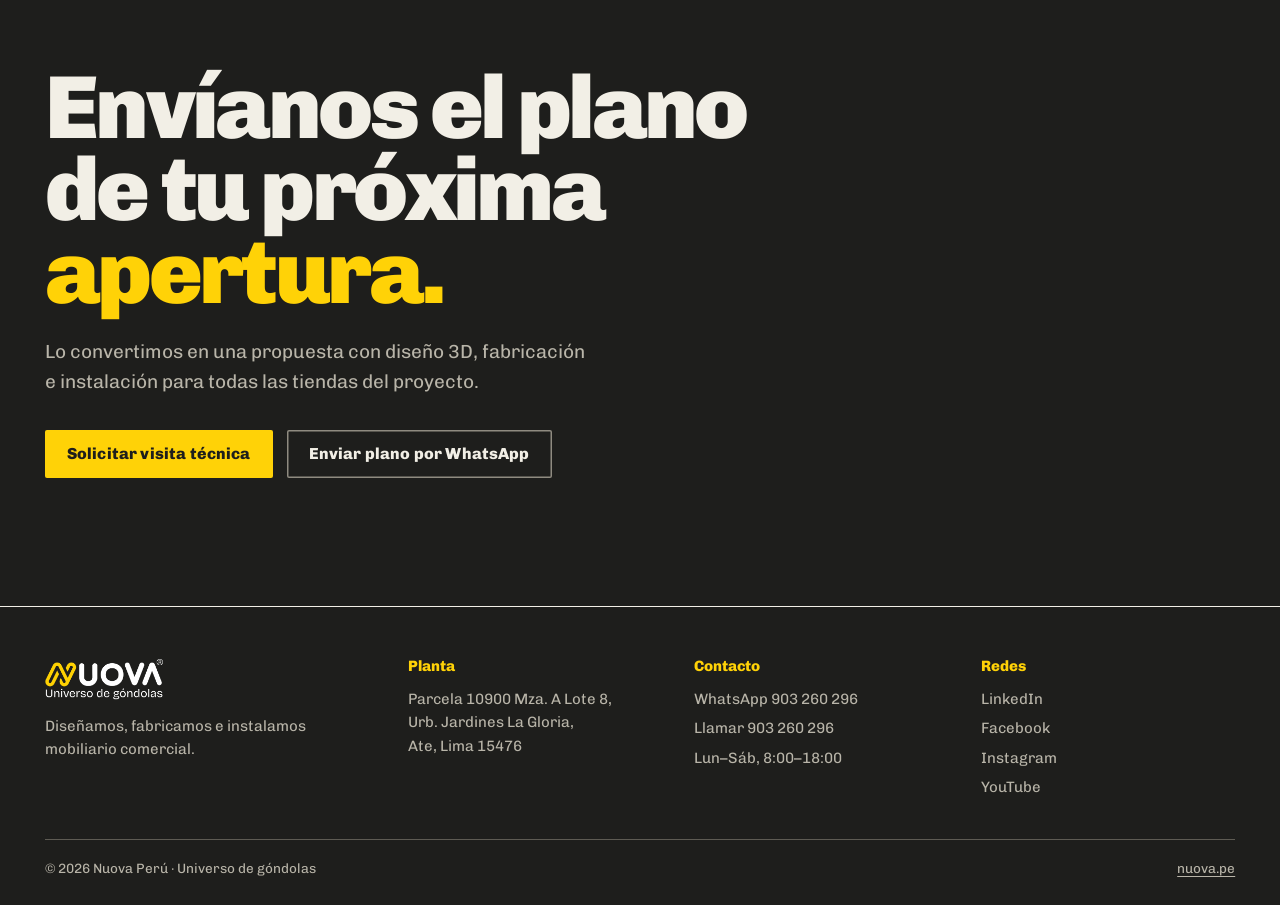
<file: propuesta-c-plano.html>
<!doctype html>
<html lang="es-PE">
<head>
<meta charset="utf-8">
<meta name="viewport" content="width=device-width, initial-scale=1">
<title>Nuova · Equipamiento integral de tiendas para cadenas</title>
<meta name="description" content="Nuova diseña en 3D, fabrica, despacha e instala todo el mobiliario de tus tiendas: góndolas, check-outs, módulos y más, en los 24 departamentos del Perú.">
<link rel="icon" href="assets/img/cropped-icono-nuova-2-192x192.png">
<link rel="stylesheet" href="assets/fonts/fonts.css">
<style>
:root{
  --ground:#1e1e1c;
  --ground-2:#262624;
  --line:#5e5b53;
  --line-hi:#8f8b80;
  --paper:#f2efe6;
  --mute:#b9b5a9;
  --y:#ffd207;
  --err:#ff8a7a;
  --sans:'Chivo',system-ui,sans-serif;
  --mono:'Chivo Mono',ui-monospace,monospace;
  --gut:clamp(16px,3.5vw,48px);
  --max:1400px;
}
*{box-sizing:border-box;margin:0}
html{scroll-behavior:smooth;scrollbar-color:var(--line-hi) var(--ground);accent-color:var(--y)}
body{font-family:var(--sans);font-size:17px;line-height:1.55;color:var(--paper);background:var(--ground);caret-color:var(--y);-webkit-font-smoothing:antialiased}
::selection{background:var(--y);color:var(--ground)}
::-webkit-scrollbar{width:12px}::-webkit-scrollbar-track{background:var(--ground)}::-webkit-scrollbar-thumb{background:#4a4843;border:3px solid var(--ground);border-radius:6px}
:focus-visible{outline:2px solid var(--y);outline-offset:3px}
a{color:inherit;text-underline-offset:.22em}
img{display:block;max-width:100%}
.wrap{max-width:var(--max);margin:0 auto;padding:0 var(--gut)}
.mono{font-family:var(--mono);font-variant-numeric:tabular-nums}
svg.ico{width:1.1em;height:1.1em;stroke:currentColor;fill:none;stroke-width:2;stroke-linecap:round;stroke-linejoin:round;flex:none}

/* retícula de dibujo */
.grid-bg{background-image:linear-gradient(rgba(242,239,230,.045) 1px,transparent 1px),linear-gradient(90deg,rgba(242,239,230,.045) 1px,transparent 1px);background-size:32px 32px}

.btn{display:inline-flex;align-items:center;justify-content:center;gap:.6em;cursor:pointer;text-decoration:none;font:800 16px/1 var(--sans);letter-spacing:.01em;
  padding:16px 22px;border:0;border-radius:2px;background:var(--y);color:var(--ground);transition:transform .2s cubic-bezier(.16,1,.3,1),box-shadow .2s,background .2s,color .2s}
.btn:hover{transform:translateY(-2px);box-shadow:0 10px 20px -10px rgba(0,0,0,.8)}
.btn:active{transform:none;box-shadow:none}
.btn:disabled{opacity:.6;cursor:progress;transform:none}
.btn--line{background:transparent;color:var(--paper);box-shadow:inset 0 0 0 1.5px var(--line-hi)}
.btn--line:hover{box-shadow:inset 0 0 0 1.5px var(--y);color:var(--y)}

/* header */
.top{display:flex;align-items:center;justify-content:space-between;gap:20px;padding:22px 0}
.top img{height:44px;width:auto}
.top nav{display:flex;gap:30px;font-size:15px;font-weight:600}
.top nav a{text-decoration:none;color:var(--mute);transition:color .2s}
.top nav a:hover{color:var(--y)}

/* hero */
.hero{position:relative;display:grid;grid-template-columns:minmax(0,1.15fr) minmax(0,1fr);gap:0 clamp(28px,4vw,72px);align-items:end;padding:clamp(12px,2vw,28px) 0 clamp(48px,6vw,80px)}
.hero h1{grid-column:1;font:900 clamp(3rem,5.4vw,5.2rem)/.92 var(--sans);letter-spacing:-.035em;max-width:13ch;text-wrap:balance}
.hero h1 span{color:var(--y)}
.hero__sub{grid-column:2;padding-bottom:6px}
.hero .sheet{grid-column:1/3;margin-top:clamp(24px,2.6vw,36px)}
.sheet__body{display:grid;grid-template-columns:minmax(0,1.55fr) minmax(330px,1fr)}
.sheet__plan{display:flex;flex-direction:column;justify-content:space-between;min-width:0}
.hero__sub p{font-size:clamp(17px,1.4vw,19px);color:var(--mute);max-width:52ch}
.hero__sub p strong{color:var(--paper);font-weight:600}

.sheet{position:relative;border:1.5px solid var(--line);background:var(--ground-2)}
.sheet__bar{display:flex;justify-content:space-between;gap:12px;align-items:center;padding:10px 14px;border-bottom:1.5px solid var(--line);font:600 12.5px/1 var(--sans);letter-spacing:.08em;color:var(--mute);text-transform:uppercase}
.code{font-family:var(--mono);font-weight:500;letter-spacing:.04em;color:var(--paper)}
.phases{display:flex;gap:4px}
.phases button{all:unset;cursor:pointer;font:700 13.5px/1 var(--sans);padding:8px 10px;border-radius:2px;color:var(--mute);transition:background .2s,color .2s}
.phases button:hover{color:var(--paper)}
.phases button[aria-pressed=true]{background:var(--y);color:var(--ground)}
.phases button:focus-visible{outline:2px solid var(--y);outline-offset:2px}
.plan{display:block;width:100%;height:auto}

/* dibujo */
.plan .wall{fill:none;stroke:var(--paper);stroke-width:5}
.plan .door{stroke:var(--y);stroke-width:2;fill:none;stroke-dasharray:6 5}
.plan .dim{stroke:var(--line-hi);stroke-width:1}
.plan text{font-family:var(--sans);font-weight:600;fill:var(--mute);font-size:13px;letter-spacing:.08em}
.plan text.mono{font-family:var(--mono);font-weight:500;letter-spacing:.04em}
.plan text.lbl{fill:var(--paper);font-size:12px}
.svc circle{fill:var(--ground);stroke:var(--paper);stroke-width:2}
.svc path{fill:none;stroke:var(--paper);stroke-width:2.4;stroke-linecap:round;stroke-linejoin:round}
.svc text{fill:var(--paper)}
.plan .zone{fill:none;stroke:var(--line-hi);stroke-dasharray:4 4}
.fx{cursor:pointer;outline:none}
.fx rect,.fx path{fill:transparent;stroke:var(--line-hi);stroke-width:1.5;stroke-dasharray:5 4;
  transition:fill .5s cubic-bezier(.16,1,.3,1) calc(var(--i,0)*28ms),stroke .4s calc(var(--i,0)*28ms),opacity .3s}
.plan[data-phase="1"] .fx rect,.plan[data-phase="1"] .fx path{stroke:var(--y);stroke-dasharray:none}
.plan[data-phase="2"] .fx rect,.plan[data-phase="2"] .fx path{stroke:var(--y);stroke-dasharray:none;fill:url(#hatch)}
.plan[data-phase="3"] .fx rect,.plan[data-phase="3"] .fx path,.plan[data-phase="4"] .fx rect,.plan[data-phase="4"] .fx path{stroke:var(--y);stroke-dasharray:none;fill:var(--y)}
.plan.is-focus .fx:not(.is-on){opacity:.28}
.fx.is-on rect,.fx.is-on path{stroke:#fff;stroke-width:2.5}
.plan[data-phase="4"] .truck{opacity:1}
.truck{opacity:0;transition:opacity .4s}

.tip{position:absolute;z-index:3;pointer-events:none;min-width:200px;background:var(--paper);color:var(--ground);padding:10px 12px;border-radius:2px;box-shadow:0 14px 28px -12px rgba(0,0,0,.8);
  transform:translate(-50%,calc(-100% - 18px));opacity:0;transition:opacity .15s}
.tip.is-on{opacity:1}
.tip::after{content:"";position:absolute;left:50%;bottom:-18px;width:1.5px;height:18px;background:var(--paper)}
.tip b{display:block;font-size:15px;font-weight:800}
.tip span{display:block;font:500 12.5px/1.4 var(--mono);margin-top:3px}
.sheet__note{padding:9px 14px;border-top:1.5px solid var(--line);font-size:13.5px;line-height:1.35;color:var(--mute);display:flex;justify-content:space-between;gap:12px;flex-wrap:wrap}

/* cajetín (title block) = formulario */
.tb{border-left:1.5px solid var(--paper);background:var(--ground);display:flex;flex-direction:column}
.tb__meta{margin-top:auto;display:grid;grid-template-columns:repeat(4,auto);border-top:1.5px solid var(--paper)}
.tb__meta div{padding:8px 12px;border-left:1px solid var(--line);font-size:12.5px;line-height:1.3;color:var(--mute)}
.tb__meta div:first-child{border-left:0}
.tb__meta b{display:block;font:600 10.5px/1 var(--sans);letter-spacing:.09em;text-transform:uppercase;margin-bottom:4px}
.tb__meta .code{font-size:13px}
.tb__head{display:grid;grid-template-columns:1fr auto;border-bottom:1.5px solid var(--paper)}
.tb__head h2{font:900 22px/1.1 var(--sans);letter-spacing:-.01em;padding:14px 16px}
.tb__head .mono{border-left:1.5px solid var(--paper);padding:10px 14px;font-size:12px;line-height:1.4;color:var(--mute);text-transform:uppercase}
.tb__head .mono b{display:block;color:var(--y);font-size:18px;font-weight:500}
.cell{padding:10px 16px 9px;border-bottom:1px solid var(--line)}
.cells2{display:grid;grid-template-columns:1fr 1fr}
.cells2 .cell:first-child{border-right:1px solid var(--line)}
.cell label{display:block;font:600 11.5px/1 var(--sans);letter-spacing:.09em;text-transform:uppercase;color:var(--mute)}
.cell input,.cell select{width:100%;background:transparent;border:0;border-bottom:1.5px solid transparent;color:var(--paper);font:600 16.5px/1.3 var(--sans);padding:6px 0 3px;border-radius:0;appearance:none;-webkit-appearance:none}
.cell select{background:url("data:image/svg+xml,%3Csvg xmlns='http://www.w3.org/2000/svg' width='14' height='9'%3E%3Cpath d='M1 1l6 6 6-6' fill='none' stroke='%23ffd207' stroke-width='2.2'/%3E%3C/svg%3E") right 2px center no-repeat;padding-right:22px;cursor:pointer}
.cell select option{background:var(--ground);color:var(--paper)}
.cell input::placeholder{color:#9a968b}
.cell input:focus,.cell select:focus{outline:none;border-bottom-color:var(--y)}
.cell:focus-within{background:#2b2a27}
.cell [aria-invalid=true]{border-bottom-color:var(--err)}
.cell [data-error]{display:block;font-size:12.5px;color:var(--err);margin-top:3px}
.cell [data-error]:empty{display:none}
.tb .btn{width:100%;border-radius:0;padding:19px 16px;font-size:17px}
.tb__foot{display:flex;flex-wrap:wrap;justify-content:space-between;gap:6px 12px;padding:11px 16px;font-size:14px;line-height:1.35;color:var(--mute);border-top:1.5px solid var(--paper)}
.tb__foot a{color:var(--paper);white-space:nowrap}
.dot{display:inline-block;width:8px;height:8px;border-radius:50%;background:#3ccf62;margin-right:7px}
body.is-off .dot{background:#77736a;animation:none}
@keyframes pulse{0%{box-shadow:0 0 0 0 rgba(60,207,98,.55)}70%{box-shadow:0 0 0 7px rgba(60,207,98,0)}100%{box-shadow:0 0 0 0 rgba(60,207,98,0)}}
.ok{padding:14px 16px;background:var(--y);color:var(--ground);font-weight:700}
.ok:focus{outline:none}

/* secciones */
.sec{padding:clamp(72px,9vw,132px) 0;border-top:1.5px solid var(--line)}
.h2{font:900 clamp(2.4rem,4.6vw,4rem)/.98 var(--sans);letter-spacing:-.03em;max-width:17ch;text-wrap:balance}
.lede{color:var(--mute);font-size:18.5px;max-width:50ch}
.head{display:grid;grid-template-columns:minmax(0,1fr) minmax(0,.8fr);gap:clamp(24px,4vw,64px);align-items:end;margin-bottom:clamp(40px,5vw,64px)}

/* leyenda */
.legend{display:grid;grid-template-columns:minmax(0,1fr) minmax(0,.9fr);gap:clamp(24px,4vw,64px);align-items:start}
.legend table{width:100%;border-collapse:collapse}
.legend th{text-align:left;font:600 12px/1 var(--sans);letter-spacing:.09em;text-transform:uppercase;color:var(--mute);padding:0 12px 12px;border-bottom:1.5px solid var(--paper)}
.legend td{padding:0;border-bottom:1px solid var(--line)}
.legend tr.row{cursor:pointer;transition:background .2s}
.legend tr.row:hover,.legend tr.row.is-on,.legend tr.row:focus-visible{background:#2b2a27;outline:none}
.legend tr.row.is-on td:nth-child(2){color:var(--y)}
.legend td>div{padding:16px 12px}
.sym{width:56px}
.sym svg{width:40px;height:28px;display:block}
.sym rect,.sym path{fill:var(--y);stroke:var(--y)}
.legend td:nth-child(2){font:800 21px/1.1 var(--sans);letter-spacing:-.01em}
.legend td:nth-child(2) small{display:block;font:400 15px/1.35 var(--sans);color:var(--mute);letter-spacing:0;margin-top:4px}
.legend td:nth-child(3){text-align:right;white-space:nowrap}
.legend td:nth-child(3) div{font:500 14px/1 var(--mono);color:var(--paper)}
.photo{position:sticky;top:24px;border:1.5px solid var(--line);background:var(--ground-2)}
.photo__img{aspect-ratio:5/4;display:grid;place-items:center;overflow:hidden}
.photo__img img{width:100%;height:100%;object-fit:cover;transition:opacity .3s,transform .6s cubic-bezier(.16,1,.3,1)}
.photo__img img.is-fit{object-fit:contain;padding:6% 8%;filter:drop-shadow(0 18px 18px rgba(0,0,0,.55))}
.photo__img img.is-swap{opacity:0;transform:scale(1.02)}
.photo figcaption{display:flex;justify-content:space-between;gap:12px;padding:12px 14px;font:600 12.5px/1.3 var(--sans);letter-spacing:.08em;color:var(--mute);text-transform:uppercase;border-top:1.5px solid var(--line)}

/* proceso con plano fijo */
.proc{display:grid;grid-template-columns:minmax(0,1.1fr) minmax(0,.9fr);gap:clamp(28px,5vw,80px)}
.proc__plan{position:sticky;top:clamp(16px,6vh,60px);align-self:start}
.proc__steps{display:grid;gap:0}
.pstep{min-height:min(58vh,560px);display:flex;flex-direction:column;justify-content:center;padding:20px 0;border-top:1px solid var(--line);transition:opacity .4s}
.pstep h3{opacity:.58;transition:opacity .4s}
.pstep.is-on h3{opacity:1}
.pstep h3{font:900 clamp(2rem,3.2vw,2.8rem)/1 var(--sans);letter-spacing:-.025em;margin:0 0 14px}
.pstep p{color:var(--mute);max-width:44ch}
.pstep ul{list-style:none;padding:0;margin-top:18px;display:grid;gap:8px;font:600 15.5px/1.35 var(--sans);color:var(--paper)}
.pstep li::before{content:"";display:inline-block;width:10px;height:1.5px;background:var(--y);vertical-align:middle;margin-right:10px}

/* cobertura */
.cover{display:grid;grid-template-columns:minmax(0,.9fr) minmax(0,1.1fr);gap:clamp(28px,5vw,80px);align-items:start}
.deps{columns:3;column-gap:28px;font:400 16px/2.1 var(--sans);color:var(--mute);padding:0;list-style:none}
.deps li{break-inside:avoid;border-bottom:1px solid #34332f;display:flex;justify-content:space-between}
.deps li span:last-child{color:#8f8b80;font-size:13.5px}
.deps li.hq{color:var(--y)}
.sched{width:100%;border-collapse:collapse;border:1.5px solid var(--paper)}
.sched th{text-align:left;padding:12px 16px;border-bottom:1.5px solid var(--paper);font:800 16px/1.2 var(--sans)}
.sched th.mono{text-align:right;font:500 15px/1.2 var(--mono);color:var(--y)}
.sched td{padding:8px 16px 14px}
.cells{margin-top:32px;border-collapse:collapse;border:1.5px solid var(--paper);width:100%;max-width:440px}
.cells th{text-align:left;font:600 13px/1.2 var(--sans);color:var(--mute);padding:10px 14px 4px;border-left:1.5px solid var(--paper)}
.cells td{padding:4px 14px 12px;border-left:1.5px solid var(--paper);font-size:26px;font-weight:500;color:var(--y)}
.cells th:first-child,.cells td:first-child{border-left:0}
.cells .stars span{font-size:16px;color:var(--paper);margin-left:6px}

/* prueba */
.proof{display:grid;grid-template-columns:minmax(0,.8fr) minmax(0,1.2fr);gap:clamp(28px,5vw,80px);align-items:center}
.stars{display:flex;gap:4px;align-items:center;font:600 15px/1 var(--sans);color:var(--paper)}
.stars svg{width:18px;height:18px;fill:var(--y)}
.stars span{margin-left:8px}
.logos{display:grid;grid-template-columns:repeat(4,minmax(0,1fr));border-top:1px solid var(--line);border-left:1px solid var(--line)}
.logos img{width:100%;aspect-ratio:9/5;object-fit:contain;padding:6px;border-right:1px solid var(--line);border-bottom:1px solid var(--line);filter:grayscale(1) invert(1) contrast(1.1);mix-blend-mode:screen;opacity:.8;transition:opacity .3s}
.logos img:hover{opacity:1}
.logos+small{display:block;margin-top:12px;font-size:14px;color:var(--mute)}
.ph{margin-top:32px;max-width:440px;border:1.5px dashed var(--line-hi)}
.ph__img{aspect-ratio:16/9;display:grid;place-items:center;text-align:center;padding:16px;color:var(--mute);font-size:15px;line-height:1.4}
.ph__img b{display:block;color:var(--paper);font-size:16px;margin-bottom:4px}
.ph figcaption{display:flex;justify-content:space-between;gap:12px;padding:10px 14px;border-top:1.5px dashed var(--line-hi);font:600 12px/1.3 var(--sans);letter-spacing:.08em;text-transform:uppercase;color:var(--mute)}

/* cierre */
.close{padding:clamp(80px,10vw,150px) 0;border-top:1.5px solid var(--line);position:relative;overflow:hidden}
.close h2{font:900 clamp(3rem,7vw,6rem)/.92 var(--sans);letter-spacing:-.04em;max-width:13ch;text-wrap:balance}
.close h2 span{color:var(--y)}
.close p{margin-top:24px;color:var(--mute);font-size:19px;max-width:46ch}
.close__row{display:flex;flex-wrap:wrap;gap:14px;margin-top:34px}

footer{border-top:1.5px solid var(--paper);padding:52px 0 26px;font-size:15px;color:var(--mute)}
.foot{display:grid;grid-template-columns:1.3fr 1fr 1fr 1fr;gap:32px}
.foot img{height:42px;width:auto;margin-bottom:14px}
.foot h4{font:800 15px/1 var(--sans);color:var(--y);margin-bottom:14px}
.foot ul{list-style:none;padding:0;display:grid;gap:6px}
.foot a{text-decoration:none}.foot a:hover{color:var(--y);text-decoration:underline}
.legal{margin-top:40px;padding-top:18px;border-top:1px solid var(--line);display:flex;justify-content:space-between;flex-wrap:wrap;gap:10px;font-size:13.5px}
.fab{position:fixed;right:18px;bottom:18px;z-index:20;width:58px;height:58px;border-radius:50%;background:#1f8a3c;color:#fff;display:grid;place-items:center;box-shadow:0 10px 24px -8px rgba(0,0,0,.7);transition:transform .2s}
.fab:hover{transform:scale(1.06)}
.fab svg{width:30px;height:30px;fill:currentColor}

@media (max-width:1100px){
  .hero{grid-template-columns:1fr}
  .hero h1,.hero__sub,.hero .sheet{grid-column:1}
  .hero__sub{margin-top:20px}
  .sheet__body{grid-template-columns:1fr}
  .tb{border-left:0;border-top:1.5px solid var(--paper)}
  .proc{grid-template-columns:1fr}
  .proc__plan{top:0;z-index:2;background:var(--ground);padding:10px 0}
  .pstep{min-height:min(44vh,420px)}
  .foot{grid-template-columns:1fr 1fr}
}
@media (max-width:760px){
  .top nav{display:none}
  .top img{height:36px}.top .btn{padding:12px 14px;font-size:14px}
  .head,.legend,.cover,.proof{grid-template-columns:1fr}
  .photo{position:relative;top:0}
  .sheet__bar{flex-direction:column;align-items:flex-start}
  .deps{columns:2}
  .logos{grid-template-columns:repeat(3,minmax(0,1fr))}
  .foot{grid-template-columns:1fr}
  .pstep{min-height:62vh;padding:28px 0}
  .proc__plan .sheet__bar{flex-direction:row;padding:8px 12px}
  .proc__plan .sheet__bar>span:last-child{display:none}
}
@media (max-width:440px){
  .cells2{grid-template-columns:1fr}
  .cells2 .cell:first-child{border-right:0}
  .legend td:nth-child(3){display:none}
  .phases button{padding:7px 7px;font-size:11.5px}
}
.hint-touch{display:none}
@media (pointer:coarse){.hint-fine{display:none}.hint-touch{display:inline}}
@media (max-width:600px){.plan text{display:none}.plan text.lbl{display:block;font-size:22px}}
@media (prefers-reduced-motion:reduce){*,*::before,*::after{animation:none!important;transition:none!important}html{scroll-behavior:auto}}
</style>
</head>
<body>

<div class="wrap">
  <header class="top">
    <a href="#" aria-label="Nuova, inicio"><img src="assets/img/logo-nuova-light-1.png" alt="Nuova · Universo de góndolas" width="900" height="300"></a>
    <nav aria-label="Secciones"><a href="#leyenda">Mobiliario</a><a href="#proceso">Proceso</a><a href="#cobertura">Cobertura</a><a href="#clientes">Clientes</a></nav>
    <a class="btn btn--line" href="#visita">Solicitar visita técnica</a>
  </header>

  <main>
  <section class="hero" aria-labelledby="h1">
    <h1 id="h1">Equipamos la tienda <span>completa.</span></h1>
    <div class="hero__sub">
      <p>Del plano a la inauguración: <strong>diseñamos en 3D, fabricamos, despachamos e instalamos</strong> cada góndola, check-out y módulo de las tiendas de tu cadena, en cualquiera de los 24 departamentos del Perú.</p>
    </div>

    <div class="sheet grid-bg" id="heroSheet">
      <div class="sheet__bar">
        <span>Lámina <span class="code">A-01</span> · Planta de tienda</span>
        <div class="phases" role="group" aria-label="Fase del proyecto">
          <button type="button" data-p="1" aria-pressed="false">Diseño 3D</button>
          <button type="button" data-p="2" aria-pressed="false">Fabricación</button>
          <button type="button" data-p="3" aria-pressed="false">Instalación</button>
        </div>
      </div>
      <div class="sheet__body">
      <div class="sheet__plan">
      <div style="position:relative" id="heroPlanBox"></div>
      <div class="sheet__note"><span>Plano ilustrativo · medidas referenciales</span><span class="hint-fine">Pasa el cursor sobre un mueble</span><span class="hint-touch">Toca un mueble para ver su medida</span></div>
      </div>
      <form class="tb" id="visita" data-lead aria-labelledby="tbTitle">
        <div class="tb__head"><h2 id="tbTitle">Solicita una visita técnica</h2><div class="mono">Lámina<b>A-02</b></div></div>
        <div class="cell" data-campo><label for="t-emp">Empresa</label><input id="t-emp" name="empresa" required autocomplete="organization" placeholder="Nombre de la cadena"><span data-error aria-live="polite"></span></div>
        <div class="cells2">
          <div class="cell" data-campo><label for="t-nom">Nombre</label><input id="t-nom" name="nombre" required autocomplete="name" placeholder="Nombre y apellido"><span data-error aria-live="polite"></span></div>
          <div class="cell" data-campo><label for="t-car">Cargo</label><input id="t-car" name="cargo" required autocomplete="organization-title" placeholder="Ej. Expansión"><span data-error aria-live="polite"></span></div>
        </div>
        <div class="cells2">
          <div class="cell" data-campo><label for="t-tel">Teléfono</label><input id="t-tel" name="telefono" type="tel" required inputmode="tel" autocomplete="tel-national" placeholder="9XX XXX XXX"><span data-error aria-live="polite"></span></div>
          <div class="cell" data-campo><label for="t-tie">Nº de tiendas</label><input id="t-tie" name="tiendas" type="number" min="1" required inputmode="numeric" placeholder="Ej. 5"><span data-error aria-live="polite"></span></div>
        </div>
        <div class="cells2">
          <div class="cell" data-campo><label for="t-dep">Departamento</label><select id="t-dep" name="departamento" data-departamentos></select></div>
          <div class="cell" data-campo><label for="t-pro">Proyecto</label><select id="t-pro" name="proyecto"><option>Tiendas nuevas</option><option>Remodelación</option><option>Roll-out de formato</option><option>Check-outs</option><option>Temporada</option></select></div>
        </div>
        <button class="btn" type="submit">Solicitar visita técnica <svg class="ico" viewBox="0 0 24 24" aria-hidden="true"><path d="M5 12h14M13 6l6 6-6 6"/></svg></button>
        <div class="tb__foot"><span><i class="dot" aria-hidden="true"></i><span data-estado>Asesor en línea</span></span><a href="https://wa.me/51903260296" target="_blank" rel="noopener">WhatsApp 903 260 296</a></div>
        <p class="ok" data-ok hidden tabindex="-1">Listo: abrimos WhatsApp con tu solicitud. Envíala y coordinamos la visita técnica.</p>
        <div class="tb__meta" aria-hidden="true"><div><b>Proyecto</b>Tu próxima apertura</div><div><b>Escala</b><span class="code">S/E</span></div><div><b>Dibujó</b>Nuova · Ate</div><div><b>Rev.</b><span class="code">00</span></div></div>
      </form>
      </div>
    </div>

  </section>
  </main>
</div>

<section class="sec" id="leyenda" aria-labelledby="h-ley">
  <div class="wrap">
    <div class="head">
      <div><h2 class="h2" id="h-ley">Todo lo que va en el plano, lo fabricamos nosotros</h2></div>
      <p class="lede">Cada símbolo es una línea de producto Nuova, fabricada a medida en melamina o metal y adaptada a tu formato de tienda.</p>
    </div>
    <div class="legend">
      <table>
        <thead><tr><th class="sym">Símb.</th><th>Mueble</th><th style="text-align:right">Catálogo</th></tr></thead>
        <tbody id="legendBody"></tbody>
      </table>
      <figure class="photo grid-bg"><div class="photo__img"><img id="lgImg" class="is-fit" src="assets/img/cut/gondola-metalica-de-central-con-dos-cabeceras-nuova-fabricantes-de-gondolas-estantes-cut.png" alt="Góndolas"></div><figcaption><span>Lámina <span class="code">A-04</span> · <span id="lgCap">Góndolas</span></span><span>Fabricación Nuova</span></figcaption></figure>
    </div>
  </div>
</section>

<section class="sec" id="proceso" aria-labelledby="h-proc">
  <div class="wrap">
    <div class="head">
      <div><h2 class="h2" id="h-proc">Un solo responsable, del primer trazo a la apertura</h2></div>
      <p class="lede">Tu proyecto no cambia de manos. Mira cómo avanza la misma tienda en cada etapa.</p>
    </div>
    <div class="proc">
      <div class="proc__plan"><div class="sheet grid-bg"><div class="sheet__bar"><span>Lámina <span class="code">A-03</span> · <span id="procLabel">Etapa 1 · Diseño 3D</span></span><span>Planta tipo</span></div><div id="procPlanBox"></div></div></div>
      <div class="proc__steps">
        <article class="pstep" data-p="1"><h3>Diseño 3D</h3><p>Partimos de tu layout y de tu formato de tienda. Proponemos cada mueble y lo validas en 3D antes de producir.</p><ul><li>Visita técnica y medición</li><li>Diseño personalizado</li><li>Diseños 3D para aprobación</li></ul></article>
        <article class="pstep" data-p="2"><h3>Fabricación a medida</h3><p>Fabricamos en nuestra planta de Ate, con materiales resistentes y acabados de calidad, con el mismo estándar para todas tus tiendas.</p><ul><li>Melamina y estructuras metálicas</li><li>Colores de tu marca</li><li>Mismo estándar en cada tienda</li></ul></article>
        <article class="pstep" data-p="3"><h3>Instalación</h3><p>Nuestro equipo llega a la tienda y realiza un montaje seguro, listo para cargar mercadería.</p><ul><li>Envío a todo el país</li><li>Montaje profesional</li><li>Entrega del piso de venta</li></ul></article>
        <article class="pstep" data-p="4"><h3>Soporte continuo</h3><p>Después de abrir seguimos contigo: asesoría especializada, reposición y ampliaciones para la siguiente tienda de tu cadena.</p><ul><li>Asesoría especializada</li><li>Ampliaciones y reposición</li><li>La siguiente apertura, igual</li></ul></article>
      </div>
    </div>
  </div>
</section>

<section class="sec" id="cobertura" aria-labelledby="h-cob">
  <div class="wrap cover">
    <div><h2 class="h2" id="h-cob">Despachamos e instalamos en los 24 departamentos</h2><p class="lede" style="margin-top:20px">Fabricamos en Ate, Lima, y llevamos cada proyecto a cualquier ciudad del país con nuestro propio equipo de instalación.</p></div>
    <table class="sched">
      <thead><tr><th>Lámina <span class="code">A-05</span> · Cuadro de despacho</th><th class="mono">24 dptos. + Callao</th></tr></thead>
      <tbody><tr><td colspan="2"><ul class="deps" id="deps"></ul></td></tr></tbody>
    </table>
  </div>
</section>

<section class="sec" id="clientes" aria-labelledby="h-cli">
  <div class="wrap proof">
    <div>
      <h2 class="h2" id="h-cli">Más de 50 empresas ya equiparon sus tiendas con Nuova</h2>
      <table class="cells">
        <tr><th>Empresas atendidas</th><th>Reseñas en Google</th></tr>
        <tr><td class="mono">+50</td><td><div class="stars" aria-label="5 estrellas"><svg viewBox="0 0 24 24" aria-hidden="true"><path d="M12 2l3 6.6 7.2.7-5.4 4.8 1.6 7.1L12 17.6 5.6 21.2l1.6-7.1L1.8 9.3 9 8.6z"/></svg><svg viewBox="0 0 24 24" aria-hidden="true"><path d="M12 2l3 6.6 7.2.7-5.4 4.8 1.6 7.1L12 17.6 5.6 21.2l1.6-7.1L1.8 9.3 9 8.6z"/></svg><svg viewBox="0 0 24 24" aria-hidden="true"><path d="M12 2l3 6.6 7.2.7-5.4 4.8 1.6 7.1L12 17.6 5.6 21.2l1.6-7.1L1.8 9.3 9 8.6z"/></svg><svg viewBox="0 0 24 24" aria-hidden="true"><path d="M12 2l3 6.6 7.2.7-5.4 4.8 1.6 7.1L12 17.6 5.6 21.2l1.6-7.1L1.8 9.3 9 8.6z"/></svg><svg viewBox="0 0 24 24" aria-hidden="true"><path d="M12 2l3 6.6 7.2.7-5.4 4.8 1.6 7.1L12 17.6 5.6 21.2l1.6-7.1L1.8 9.3 9 8.6z"/></svg><span class="mono">5,0</span></div></td></tr>
      </table>
      <figure class="ph"><div class="ph__img"><span><b>Foto de proyecto pendiente</b>Aquí va una implementación real de Nuova en una cadena, cuando el cliente la entregue.</span></div><figcaption><span>Lámina <span class="code">A-06</span> · Proyecto realizado</span><span>Pendiente</span></figcaption></figure>
    </div>
    <div><div class="logos" id="logos"></div><small>Algunas de las empresas que ya trabajan con Nuova.</small></div>
  </div>
</section>

<section class="close" aria-labelledby="h-close">
  <div class="wrap">
    <h2 id="h-close">Envíanos el plano de tu próxima <span>apertura.</span></h2>
    <p>Lo convertimos en una propuesta con diseño 3D, fabricación e instalación para todas las tiendas del proyecto.</p>
    <div class="close__row">
      <a class="btn" href="#visita">Solicitar visita técnica</a>
      <a class="btn btn--line" href="https://wa.me/51903260296?text=Hola%20Nuova%2C%20quiero%20enviarles%20el%20plano%20de%20una%20nueva%20tienda." target="_blank" rel="noopener">Enviar plano por WhatsApp</a>
    </div>
  </div>
</section>

<footer>
  <div class="wrap">
    <div class="foot">
      <div><img src="assets/img/logo-nuova-light-1.png" alt="Nuova · Universo de góndolas" width="900" height="300"><p>Diseñamos, fabricamos e instalamos mobiliario comercial.</p></div>
      <div><h4>Planta</h4><p>Parcela 10900 Mza. A Lote 8,<br>Urb. Jardines La Gloria,<br>Ate, Lima 15476</p></div>
      <div><h4>Contacto</h4><ul><li><a href="https://wa.me/51903260296" target="_blank" rel="noopener">WhatsApp 903 260 296</a></li><li><a href="tel:+51903260296">Llamar 903 260 296</a></li><li>Lun–Sáb, 8:00–18:00</li></ul></div>
      <div><h4>Redes</h4><ul><li><a href="https://www.linkedin.com/search/results/all/?keywords=Nuova%20Per%C3%BA%20Universo%20de%20G%C3%B3ndolas" target="_blank" rel="noopener">LinkedIn</a></li><li><a href="https://www.facebook.com/nuova.pe" target="_blank" rel="noopener">Facebook</a></li><li><a href="https://www.instagram.com/nuovaperu.universodegondolas" target="_blank" rel="noopener">Instagram</a></li><li><a href="https://www.youtube.com/@nuovaperu" target="_blank" rel="noopener">YouTube</a></li></ul></div>
    </div>
    <div class="legal"><span>© 2026 Nuova Perú · Universo de góndolas</span><a href="https://nuova.pe/" target="_blank" rel="noopener">nuova.pe</a></div>
  </div>
</footer>

<a class="fab" href="https://wa.me/51903260296?text=Hola%20Nuova%2C%20quiero%20una%20propuesta%20de%20implementaci%C3%B3n%20para%20mi%20cadena." target="_blank" rel="noopener" aria-label="Escribir por WhatsApp">
  <svg viewBox="0 0 24 24" aria-hidden="true"><path d="M17.5 14.4c-.3-.1-1.7-.8-2-.9-.3-.1-.5-.1-.7.1-.2.3-.8.9-.9 1.1-.2.2-.3.2-.6.1-.3-.1-1.2-.5-2.3-1.4-.9-.8-1.4-1.7-1.6-2-.2-.3 0-.5.1-.6l.4-.5c.1-.2.2-.3.3-.5.1-.2 0-.4 0-.5l-.9-2.2c-.2-.6-.5-.5-.7-.5h-.6c-.2 0-.5.1-.8.4-.3.3-1 1-1 2.5s1.1 2.9 1.2 3.1c.1.2 2.1 3.2 5.1 4.5.7.3 1.3.5 1.7.6.7.2 1.4.2 1.9.1.6-.1 1.7-.7 2-1.4.2-.7.2-1.2.2-1.4-.1-.1-.3-.2-.6-.3zM12 21.8c-1.8 0-3.5-.5-5-1.4l-.4-.2-3.7 1 1-3.6-.2-.4C2.7 15.6 2.2 13.8 2.2 12 2.2 6.6 6.6 2.2 12 2.2S21.8 6.6 21.8 12 17.4 21.8 12 21.8zM12 0C5.4 0 0 5.4 0 12c0 2.1.6 4.2 1.6 6L0 24l6.2-1.6c1.8 1 3.8 1.5 5.8 1.5 6.6 0 12-5.4 12-12S18.6 0 12 0z"/></svg>
</a>

<script src="assets/js/lead.js"></script>
<script>
(function(){
  var NS='http://www.w3.org/2000/svg';
  // Tipos de mueble: nombre, medida referencial, foto, catálogo
  var T={
    gc:{n:'Góndola central',d:'1.20 × 0.90 × 1.60 m · por cuerpo',img:'assets/img/cut/gondola-metalica-de-central-con-dos-cabeceras-nuova-fabricantes-de-gondolas-estantes-cut.png',fit:1,cat:'33 productos',sub:'Metálica o de melamina, con bandejas, ganchos o forros.'},
    cb:{n:'Cabecera',d:'1.00 × 0.45 × 1.60 m',img:'assets/img/cut/gondola-metalica-de-central-con-una-cabecera-nuova-fabricantes-de-gondolas-estantes-1-cut.png',fit:1,cat:'Incluida',sub:'El extremo del pasillo que más vende.'},
    gp:{n:'Góndola de pared',d:'1.00 × 0.45 × 2.10 m · por cuerpo',img:'assets/img/cut/gondola-metalica-de-centrales-forro-liso-nuova-fabricantes-de-gondolas-estantes-cut.png',fit:1,cat:'Línea góndolas',sub:'Perímetro de la tienda, con forro liso, malla o ranurado.'},
    co:{n:'Check-out',d:'1.80 × 0.80 × 0.90 m',img:'assets/img/soluciones-impulsan-3.png',cat:'6 productos',sub:'Zona de cajas con la identidad de tu marca.'},
    md:{n:'Módulo verdulero',d:'1.20 × 1.20 × 0.95 m',img:'assets/img/modulos-de-atencion.jpg',cat:'35 productos',sub:'Módulos de exhibición, a granel, licoreros y de atención.'},
    at:{n:'Módulo de atención',d:'2.40 × 0.60 × 1.05 m',img:'assets/img/exhibidor-base-de-melamina.jpg',cat:'Línea módulos',sub:'Counters y mostradores a medida.'},
    em:{n:'Estructura metálica',d:'1.50 × 0.60 × 1.70 m',img:'assets/img/estrcturas-metalicas.jpg',cat:'8 productos',sub:'Exhibidores de ropa, calzado y cartulineros.'},
    cc:{n:'Canastas y coches',d:'Zona de 3.00 × 1.50 m',img:'assets/img/canastas-y-coches.jpg',cat:'8 productos',sub:'Canastas, coches y jabas.'},
    lk:{n:'Lockers',d:'2.80 × 0.45 × 1.80 m',img:'assets/img/exhibidor-prendas-y-calzados.jpg',cat:'Línea lockers',sub:'Guardarropa para clientes y colaboradores.'}
  };
  // Planta 1000 × 640
  var F=[];
  for(var i=0;i<8;i++)F.push(['gp',60+i*110,40,104,24]);                 // pared superior
  for(i=0;i<4;i++)F.push(['gp',40,100+i*86,24,80]);                     // pared izquierda
  for(i=0;i<4;i++)F.push(['gp',936,100+i*86,24,80]);                    // pared derecha
  for(i=0;i<6;i++){var x=150+i*92;F.push(['cb',x,112,40,20]);F.push(['gc',x,134,40,230]);F.push(['cb',x,366,40,20])}
  F.push(['md',720,120,68,68]);F.push(['md',820,120,68,68]);F.push(['md',720,220,68,68]);F.push(['md',820,220,68,68]);
  F.push(['em',720,330,48,90]);F.push(['em',790,330,48,90]);F.push(['at',860,330,60,150]);
  for(i=0;i<4;i++)F.push(['co',110+i*72,470,44,92]);
  F.push(['lk',650,566,150,26]);F.push(['cc',820,520,110,62]);

  function el(n,a,p){var e=document.createElementNS(NS,n);for(var k in a)e.setAttribute(k,a[k]);if(p)p.appendChild(e);return e}
  function build(id){
    var s=el('svg',{viewBox:'0 0 1000 680',class:'plan',role:'img','aria-label':'Plano ilustrativo de una tienda equipada por Nuova','data-phase':'0'});
    var d=el('defs',{},s),pt=el('pattern',{id:'hatch'+id,width:8,height:8,patternUnits:'userSpaceOnUse',patternTransform:'rotate(45)'},d);
    el('rect',{width:8,height:8,fill:'rgba(255,210,7,.12)'},pt);el('line',{x1:0,y1:0,x2:0,y2:8,stroke:'#ffd207','stroke-width':2.2},pt);
    // muros con ingreso
    el('path',{class:'wall',d:'M420 620 H20 V20 H980 V620 H580'},s);
    el('path',{class:'door',d:'M420 620 A80 80 0 0 1 500 540 M580 620 A80 80 0 0 0 500 540'},s);
    // cotas
    el('path',{class:'dim',d:'M20 652 H980 M20 644 V660 M980 644 V660'},s);
    var t=el('text',{x:500,y:672,'text-anchor':'middle',class:'mono'},s);t.textContent='24.00 m';
    var t2=el('text',{x:500,y:604,'text-anchor':'middle',class:'lbl'},s);t2.textContent='INGRESO';
    el('rect',{class:'zone',x:96,y:452,width:300,height:126},s);
    var t3=el('text',{x:100,y:446},s);t3.textContent='ZONA DE CAJAS';
    var t4=el('text',{x:150,y:98},s);t4.textContent='PASILLOS CENTRALES';
    var t5=el('text',{x:720,y:110},s);t5.textContent='PERECIBLES';
    F.forEach(function(f,i){
      var g=el('g',{class:'fx',tabindex:0,'data-t':f[0],role:'button','aria-label':T[f[0]].n+', '+T[f[0]].d},s);
      g.style.setProperty('--i',i);
      el('rect',{x:f[1],y:f[2],width:f[3],height:f[4],rx:1.5},g);
    });
    // etapa 4: visitas de soporte sobre la tienda ya equipada
    var sv=el('g',{class:'truck svc','aria-hidden':'true'},s);
    [[170,250],[354,250],[754,154],[884,404],[198,516],[725,579]].forEach(function(c){
      el('circle',{cx:c[0],cy:c[1],r:15},sv);el('path',{d:'M'+(c[0]-6)+' '+c[1]+' l4 4 8-8'},sv);
    });
    var t6=el('text',{x:560,y:470,'text-anchor':'middle'},sv);t6.textContent='SOPORTE · REPOSICIÓN';
    var t7=el('text',{x:560,y:492,'text-anchor':'middle'},sv);t7.textContent='SIGUIENTE APERTURA, IGUAL';
    s.querySelectorAll('.fx rect').forEach(function(r){r.style.setProperty('--hatch','url(#hatch'+id+')')});
    return s;
  }
  // el relleno rayado usa el patrón de cada SVG
  var st=document.createElement('style');st.textContent='.plan[data-phase="2"] .fx rect{fill:var(--hatch)!important}';document.head.appendChild(st);

  var heroBox=document.getElementById('heroPlanBox'),hero=build('h');heroBox.appendChild(hero);
  var tip=document.createElement('div');tip.className='tip';tip.setAttribute('aria-hidden','true');heroBox.appendChild(tip);
  function focusType(svg,tp,on){
    svg.classList.toggle('is-focus',on);
    svg.querySelectorAll('.fx').forEach(function(g){g.classList.toggle('is-on',on&&g.dataset.t===tp)});
  }
  function showTip(g){
    var b=g.getBBox(),sv=hero.getBoundingClientRect(),k=sv.width/1000,T0=T[g.dataset.t];
    tip.innerHTML='<b>'+T0.n+'</b><span>'+T0.d+' · ref.</span>';
    tip.style.left=((b.x+b.width/2)*k)+'px';tip.style.top=(b.y*k)+'px';tip.classList.add('is-on');
    focusType(hero,g.dataset.t,true);
  }
  function hideTip(){tip.classList.remove('is-on');focusType(hero,null,false)}
  hero.querySelectorAll('.fx').forEach(function(g){
    g.addEventListener('mouseenter',function(){showTip(g)});g.addEventListener('mouseleave',hideTip);
    g.addEventListener('focus',function(){showTip(g)});g.addEventListener('blur',hideTip);
    g.addEventListener('click',function(){pick(g.dataset.t);document.getElementById('leyenda').scrollIntoView({behavior:'smooth'})});
  });

  // fases del hero: se reproducen una vez y luego quedan a mano
  var pbtn=document.querySelectorAll('.phases button');
  function setPhase(p){hero.setAttribute('data-phase',p);pbtn.forEach(function(b){b.setAttribute('aria-pressed',b.dataset.p==p?'true':'false')})}
  pbtn.forEach(function(b){b.addEventListener('click',function(){clearTimeout(auto);setPhase(b.dataset.p)})});
  var reduce=matchMedia('(prefers-reduced-motion: reduce)').matches,auto;
  if(reduce)setPhase(3);else{setPhase(1);auto=setTimeout(function(){setPhase(2);auto=setTimeout(function(){setPhase(3)},1500)},1500)}

  // leyenda
  var body=document.getElementById('legendBody'),img=document.getElementById('lgImg'),cap=document.getElementById('lgCap');
  var ORDER=['gc','cb','gp','co','md','at','em','cc','lk'];
  function pick(tp){
    var T0=T[tp];
    body.querySelectorAll('tr').forEach(function(r){r.classList.toggle('is-on',r.dataset.t===tp)});
    img.classList.add('is-swap');
    setTimeout(function(){img.src=T0.img;img.alt=T0.n;img.classList.toggle('is-fit',!!T0.fit);img.classList.remove('is-swap')},160);
    cap.textContent=T0.n;
  }
  ORDER.forEach(function(tp){
    var T0=T[tp],tr=document.createElement('tr');tr.className='row';tr.dataset.t=tp;tr.tabIndex=0;
    var w=tp==='gc'?14:tp==='co'?14:tp==='md'?24:40,h=tp==='gc'||tp==='co'?28:tp==='md'?24:12;
    tr.innerHTML='<td class="sym"><div><svg viewBox="0 0 40 28" aria-hidden="true"><rect x="'+((40-w)/2)+'" y="'+((28-h)/2)+'" width="'+w+'" height="'+h+'"/></svg></div></td><td><div>'+T0.n+'<small>'+T0.sub+'</small></div></td><td><div>'+T0.cat+'</div></td>';
    tr.addEventListener('mouseenter',function(){pick(tp)});tr.addEventListener('click',function(){pick(tp)});tr.addEventListener('focus',function(){pick(tp)});
    body.appendChild(tr);
  });
  pick('gc');

  // proceso: el plano se equipa etapa por etapa
  var procBox=document.getElementById('procPlanBox'),proc=build('p');procBox.appendChild(proc);
  var lab=document.getElementById('procLabel'),NAMES={1:'Diseño 3D',2:'Fabricación',3:'Instalación',4:'Soporte continuo'};
  var steps=document.querySelectorAll('.pstep');
  proc.setAttribute('data-phase',1);steps[0].classList.add('is-on');
  if('IntersectionObserver' in window){
    var io=new IntersectionObserver(function(es){es.forEach(function(e){if(e.isIntersecting){
      var p=e.target.dataset.p;steps.forEach(function(s){s.classList.toggle('is-on',s===e.target)});
      proc.setAttribute('data-phase',p);lab.textContent='Etapa '+p+' · '+NAMES[p];
    }})},{rootMargin:'-45% 0px -45% 0px'});
    steps.forEach(function(s){io.observe(s)});
  }

  // cobertura
  var deps=document.getElementById('deps');
  Array.prototype.forEach.call(document.querySelector('#t-dep').options,function(o){
    var li=document.createElement('li');if(o.value==='Lima')li.className='hq';
    li.innerHTML='<span>'+o.value+'</span><span>'+(o.value==='Lima'?'planta':'envío')+'</span>';deps.appendChild(li);
  });

  var lg=document.getElementById('logos');
  [[2,'Market Súper León'],[8,'Antonella Market'],[24,'Mister Market'],[21,'Mini Market Peñita'],[16,'Toky Asian Food Market'],[18,'Carrasco Tienda Minorista'],[25,'Inversiones Proat Perú, ferretería'],[5,'Segurindustrias Sabaoth'],[13,'Temaho Perú'],[14,'Nena Importaciones'],[10,'Panadería El Buen Pan'],[6,'Patitas & Bigotes Vet']].forEach(function(c){var n=c[0],i=document.createElement('img');i.src='assets/clientes/logo-'+n+'.png';i.alt=c[1];i.loading='lazy';i.width=360;i.height=200;lg.appendChild(i)});
})();
</script>
</body>
</html>
</file>
<file: assets/fonts/fonts.css>
@font-face {
  font-family: 'Big Shoulders Stencil Display';
  font-style: normal;
  font-weight: 700;
  font-display: swap;
  src: url(BigShouldersStencilDisplay-700-latin-ext.woff2) format('woff2');
  unicode-range: U+0100-02BA, U+02BD-02C5, U+02C7-02CC, U+02CE-02D7, U+02DD-02FF, U+0304, U+0308, U+0329, U+1D00-1DBF, U+1E00-1E9F, U+1EF2-1EFF, U+2020, U+20A0-20AB, U+20AD-20C4, U+2113, U+2C60-2C7F, U+A720-A7FF;
}
@font-face {
  font-family: 'Big Shoulders Stencil Display';
  font-style: normal;
  font-weight: 700;
  font-display: swap;
  src: url(BigShouldersStencilDisplay-700-latin.woff2) format('woff2');
  unicode-range: U+0000-00FF, U+0131, U+0152-0153, U+02BB-02BC, U+02C6, U+02DA, U+02DC, U+0304, U+0308, U+0329, U+2000-206F, U+20AC, U+2122, U+2191, U+2193, U+2212, U+2215, U+FEFF, U+FFFD;
}
@font-face {
  font-family: 'Big Shoulders Stencil Display';
  font-style: normal;
  font-weight: 900;
  font-display: swap;
  src: url(BigShouldersStencilDisplay-900-latin-ext.woff2) format('woff2');
  unicode-range: U+0100-02BA, U+02BD-02C5, U+02C7-02CC, U+02CE-02D7, U+02DD-02FF, U+0304, U+0308, U+0329, U+1D00-1DBF, U+1E00-1E9F, U+1EF2-1EFF, U+2020, U+20A0-20AB, U+20AD-20C4, U+2113, U+2C60-2C7F, U+A720-A7FF;
}
@font-face {
  font-family: 'Big Shoulders Stencil Display';
  font-style: normal;
  font-weight: 900;
  font-display: swap;
  src: url(BigShouldersStencilDisplay-900-latin.woff2) format('woff2');
  unicode-range: U+0000-00FF, U+0131, U+0152-0153, U+02BB-02BC, U+02C6, U+02DA, U+02DC, U+0304, U+0308, U+0329, U+2000-206F, U+20AC, U+2122, U+2191, U+2193, U+2212, U+2215, U+FEFF, U+FFFD;
}
@font-face {
  font-family: 'Archivo';
  font-style: normal;
  font-weight: 400 800;
  font-stretch: 62% 125%;
  font-display: swap;
  src: url(Archivo-400-800-latin-ext.woff2) format('woff2');
  unicode-range: U+0100-02BA, U+02BD-02C5, U+02C7-02CC, U+02CE-02D7, U+02DD-02FF, U+0304, U+0308, U+0329, U+1D00-1DBF, U+1E00-1E9F, U+1EF2-1EFF, U+2020, U+20A0-20AB, U+20AD-20C4, U+2113, U+2C60-2C7F, U+A720-A7FF;
}
@font-face {
  font-family: 'Archivo';
  font-style: normal;
  font-weight: 400 800;
  font-stretch: 62% 125%;
  font-display: swap;
  src: url(Archivo-400-800-latin.woff2) format('woff2');
  unicode-range: U+0000-00FF, U+0131, U+0152-0153, U+02BB-02BC, U+02C6, U+02DA, U+02DC, U+0304, U+0308, U+0329, U+2000-206F, U+20AC, U+2122, U+2191, U+2193, U+2212, U+2215, U+FEFF, U+FFFD;
}
@font-face {
  font-family: 'Barlow Condensed';
  font-style: normal;
  font-weight: 600;
  font-display: swap;
  src: url(BarlowCondensed-600-latin-ext.woff2) format('woff2');
  unicode-range: U+0100-02BA, U+02BD-02C5, U+02C7-02CC, U+02CE-02D7, U+02DD-02FF, U+0304, U+0308, U+0329, U+1D00-1DBF, U+1E00-1E9F, U+1EF2-1EFF, U+2020, U+20A0-20AB, U+20AD-20C4, U+2113, U+2C60-2C7F, U+A720-A7FF;
}
@font-face {
  font-family: 'Barlow Condensed';
  font-style: normal;
  font-weight: 600;
  font-display: swap;
  src: url(BarlowCondensed-600-latin.woff2) format('woff2');
  unicode-range: U+0000-00FF, U+0131, U+0152-0153, U+02BB-02BC, U+02C6, U+02DA, U+02DC, U+0304, U+0308, U+0329, U+2000-206F, U+20AC, U+2122, U+2191, U+2193, U+2212, U+2215, U+FEFF, U+FFFD;
}
@font-face {
  font-family: 'Barlow Condensed';
  font-style: normal;
  font-weight: 800;
  font-display: swap;
  src: url(BarlowCondensed-800-latin-ext.woff2) format('woff2');
  unicode-range: U+0100-02BA, U+02BD-02C5, U+02C7-02CC, U+02CE-02D7, U+02DD-02FF, U+0304, U+0308, U+0329, U+1D00-1DBF, U+1E00-1E9F, U+1EF2-1EFF, U+2020, U+20A0-20AB, U+20AD-20C4, U+2113, U+2C60-2C7F, U+A720-A7FF;
}
@font-face {
  font-family: 'Barlow Condensed';
  font-style: normal;
  font-weight: 800;
  font-display: swap;
  src: url(BarlowCondensed-800-latin.woff2) format('woff2');
  unicode-range: U+0000-00FF, U+0131, U+0152-0153, U+02BB-02BC, U+02C6, U+02DA, U+02DC, U+0304, U+0308, U+0329, U+2000-206F, U+20AC, U+2122, U+2191, U+2193, U+2212, U+2215, U+FEFF, U+FFFD;
}
@font-face {
  font-family: 'Barlow Condensed';
  font-style: normal;
  font-weight: 900;
  font-display: swap;
  src: url(BarlowCondensed-900-latin-ext.woff2) format('woff2');
  unicode-range: U+0100-02BA, U+02BD-02C5, U+02C7-02CC, U+02CE-02D7, U+02DD-02FF, U+0304, U+0308, U+0329, U+1D00-1DBF, U+1E00-1E9F, U+1EF2-1EFF, U+2020, U+20A0-20AB, U+20AD-20C4, U+2113, U+2C60-2C7F, U+A720-A7FF;
}
@font-face {
  font-family: 'Barlow Condensed';
  font-style: normal;
  font-weight: 900;
  font-display: swap;
  src: url(BarlowCondensed-900-latin.woff2) format('woff2');
  unicode-range: U+0000-00FF, U+0131, U+0152-0153, U+02BB-02BC, U+02C6, U+02DA, U+02DC, U+0304, U+0308, U+0329, U+2000-206F, U+20AC, U+2122, U+2191, U+2193, U+2212, U+2215, U+FEFF, U+FFFD;
}
@font-face {
  font-family: 'Barlow';
  font-style: normal;
  font-weight: 400;
  font-display: swap;
  src: url(Barlow-400-latin-ext.woff2) format('woff2');
  unicode-range: U+0100-02BA, U+02BD-02C5, U+02C7-02CC, U+02CE-02D7, U+02DD-02FF, U+0304, U+0308, U+0329, U+1D00-1DBF, U+1E00-1E9F, U+1EF2-1EFF, U+2020, U+20A0-20AB, U+20AD-20C4, U+2113, U+2C60-2C7F, U+A720-A7FF;
}
@font-face {
  font-family: 'Barlow';
  font-style: normal;
  font-weight: 400;
  font-display: swap;
  src: url(Barlow-400-latin.woff2) format('woff2');
  unicode-range: U+0000-00FF, U+0131, U+0152-0153, U+02BB-02BC, U+02C6, U+02DA, U+02DC, U+0304, U+0308, U+0329, U+2000-206F, U+20AC, U+2122, U+2191, U+2193, U+2212, U+2215, U+FEFF, U+FFFD;
}
@font-face {
  font-family: 'Barlow';
  font-style: normal;
  font-weight: 500;
  font-display: swap;
  src: url(Barlow-500-latin-ext.woff2) format('woff2');
  unicode-range: U+0100-02BA, U+02BD-02C5, U+02C7-02CC, U+02CE-02D7, U+02DD-02FF, U+0304, U+0308, U+0329, U+1D00-1DBF, U+1E00-1E9F, U+1EF2-1EFF, U+2020, U+20A0-20AB, U+20AD-20C4, U+2113, U+2C60-2C7F, U+A720-A7FF;
}
@font-face {
  font-family: 'Barlow';
  font-style: normal;
  font-weight: 500;
  font-display: swap;
  src: url(Barlow-500-latin.woff2) format('woff2');
  unicode-range: U+0000-00FF, U+0131, U+0152-0153, U+02BB-02BC, U+02C6, U+02DA, U+02DC, U+0304, U+0308, U+0329, U+2000-206F, U+20AC, U+2122, U+2191, U+2193, U+2212, U+2215, U+FEFF, U+FFFD;
}
@font-face {
  font-family: 'Barlow';
  font-style: normal;
  font-weight: 600;
  font-display: swap;
  src: url(Barlow-600-latin-ext.woff2) format('woff2');
  unicode-range: U+0100-02BA, U+02BD-02C5, U+02C7-02CC, U+02CE-02D7, U+02DD-02FF, U+0304, U+0308, U+0329, U+1D00-1DBF, U+1E00-1E9F, U+1EF2-1EFF, U+2020, U+20A0-20AB, U+20AD-20C4, U+2113, U+2C60-2C7F, U+A720-A7FF;
}
@font-face {
  font-family: 'Barlow';
  font-style: normal;
  font-weight: 600;
  font-display: swap;
  src: url(Barlow-600-latin.woff2) format('woff2');
  unicode-range: U+0000-00FF, U+0131, U+0152-0153, U+02BB-02BC, U+02C6, U+02DA, U+02DC, U+0304, U+0308, U+0329, U+2000-206F, U+20AC, U+2122, U+2191, U+2193, U+2212, U+2215, U+FEFF, U+FFFD;
}
@font-face {
  font-family: 'Chivo';
  font-style: normal;
  font-weight: 400;
  font-display: swap;
  src: url(Chivo-400-latin-ext.woff2) format('woff2');
  unicode-range: U+0100-02BA, U+02BD-02C5, U+02C7-02CC, U+02CE-02D7, U+02DD-02FF, U+0304, U+0308, U+0329, U+1D00-1DBF, U+1E00-1E9F, U+1EF2-1EFF, U+2020, U+20A0-20AB, U+20AD-20C4, U+2113, U+2C60-2C7F, U+A720-A7FF;
}
@font-face {
  font-family: 'Chivo';
  font-style: normal;
  font-weight: 400;
  font-display: swap;
  src: url(Chivo-400-latin.woff2) format('woff2');
  unicode-range: U+0000-00FF, U+0131, U+0152-0153, U+02BB-02BC, U+02C6, U+02DA, U+02DC, U+0304, U+0308, U+0329, U+2000-206F, U+20AC, U+2122, U+2191, U+2193, U+2212, U+2215, U+FEFF, U+FFFD;
}
@font-face {
  font-family: 'Chivo';
  font-style: normal;
  font-weight: 600;
  font-display: swap;
  src: url(Chivo-600-latin-ext.woff2) format('woff2');
  unicode-range: U+0100-02BA, U+02BD-02C5, U+02C7-02CC, U+02CE-02D7, U+02DD-02FF, U+0304, U+0308, U+0329, U+1D00-1DBF, U+1E00-1E9F, U+1EF2-1EFF, U+2020, U+20A0-20AB, U+20AD-20C4, U+2113, U+2C60-2C7F, U+A720-A7FF;
}
@font-face {
  font-family: 'Chivo';
  font-style: normal;
  font-weight: 600;
  font-display: swap;
  src: url(Chivo-600-latin.woff2) format('woff2');
  unicode-range: U+0000-00FF, U+0131, U+0152-0153, U+02BB-02BC, U+02C6, U+02DA, U+02DC, U+0304, U+0308, U+0329, U+2000-206F, U+20AC, U+2122, U+2191, U+2193, U+2212, U+2215, U+FEFF, U+FFFD;
}
@font-face {
  font-family: 'Chivo';
  font-style: normal;
  font-weight: 800;
  font-display: swap;
  src: url(Chivo-800-latin-ext.woff2) format('woff2');
  unicode-range: U+0100-02BA, U+02BD-02C5, U+02C7-02CC, U+02CE-02D7, U+02DD-02FF, U+0304, U+0308, U+0329, U+1D00-1DBF, U+1E00-1E9F, U+1EF2-1EFF, U+2020, U+20A0-20AB, U+20AD-20C4, U+2113, U+2C60-2C7F, U+A720-A7FF;
}
@font-face {
  font-family: 'Chivo';
  font-style: normal;
  font-weight: 800;
  font-display: swap;
  src: url(Chivo-800-latin.woff2) format('woff2');
  unicode-range: U+0000-00FF, U+0131, U+0152-0153, U+02BB-02BC, U+02C6, U+02DA, U+02DC, U+0304, U+0308, U+0329, U+2000-206F, U+20AC, U+2122, U+2191, U+2193, U+2212, U+2215, U+FEFF, U+FFFD;
}
@font-face {
  font-family: 'Chivo';
  font-style: normal;
  font-weight: 900;
  font-display: swap;
  src: url(Chivo-900-latin-ext.woff2) format('woff2');
  unicode-range: U+0100-02BA, U+02BD-02C5, U+02C7-02CC, U+02CE-02D7, U+02DD-02FF, U+0304, U+0308, U+0329, U+1D00-1DBF, U+1E00-1E9F, U+1EF2-1EFF, U+2020, U+20A0-20AB, U+20AD-20C4, U+2113, U+2C60-2C7F, U+A720-A7FF;
}
@font-face {
  font-family: 'Chivo';
  font-style: normal;
  font-weight: 900;
  font-display: swap;
  src: url(Chivo-900-latin.woff2) format('woff2');
  unicode-range: U+0000-00FF, U+0131, U+0152-0153, U+02BB-02BC, U+02C6, U+02DA, U+02DC, U+0304, U+0308, U+0329, U+2000-206F, U+20AC, U+2122, U+2191, U+2193, U+2212, U+2215, U+FEFF, U+FFFD;
}
@font-face {
  font-family: 'Chivo Mono';
  font-style: normal;
  font-weight: 400;
  font-display: swap;
  src: url(ChivoMono-400-latin-ext.woff2) format('woff2');
  unicode-range: U+0100-02BA, U+02BD-02C5, U+02C7-02CC, U+02CE-02D7, U+02DD-02FF, U+0304, U+0308, U+0329, U+1D00-1DBF, U+1E00-1E9F, U+1EF2-1EFF, U+2020, U+20A0-20AB, U+20AD-20C4, U+2113, U+2C60-2C7F, U+A720-A7FF;
}
@font-face {
  font-family: 'Chivo Mono';
  font-style: normal;
  font-weight: 400;
  font-display: swap;
  src: url(ChivoMono-400-latin.woff2) format('woff2');
  unicode-range: U+0000-00FF, U+0131, U+0152-0153, U+02BB-02BC, U+02C6, U+02DA, U+02DC, U+0304, U+0308, U+0329, U+2000-206F, U+20AC, U+2122, U+2191, U+2193, U+2212, U+2215, U+FEFF, U+FFFD;
}
@font-face {
  font-family: 'Chivo Mono';
  font-style: normal;
  font-weight: 500;
  font-display: swap;
  src: url(ChivoMono-500-latin-ext.woff2) format('woff2');
  unicode-range: U+0100-02BA, U+02BD-02C5, U+02C7-02CC, U+02CE-02D7, U+02DD-02FF, U+0304, U+0308, U+0329, U+1D00-1DBF, U+1E00-1E9F, U+1EF2-1EFF, U+2020, U+20A0-20AB, U+20AD-20C4, U+2113, U+2C60-2C7F, U+A720-A7FF;
}
@font-face {
  font-family: 'Chivo Mono';
  font-style: normal;
  font-weight: 500;
  font-display: swap;
  src: url(ChivoMono-500-latin.woff2) format('woff2');
  unicode-range: U+0000-00FF, U+0131, U+0152-0153, U+02BB-02BC, U+02C6, U+02DA, U+02DC, U+0304, U+0308, U+0329, U+2000-206F, U+20AC, U+2122, U+2191, U+2193, U+2212, U+2215, U+FEFF, U+FFFD;
}
</file>
